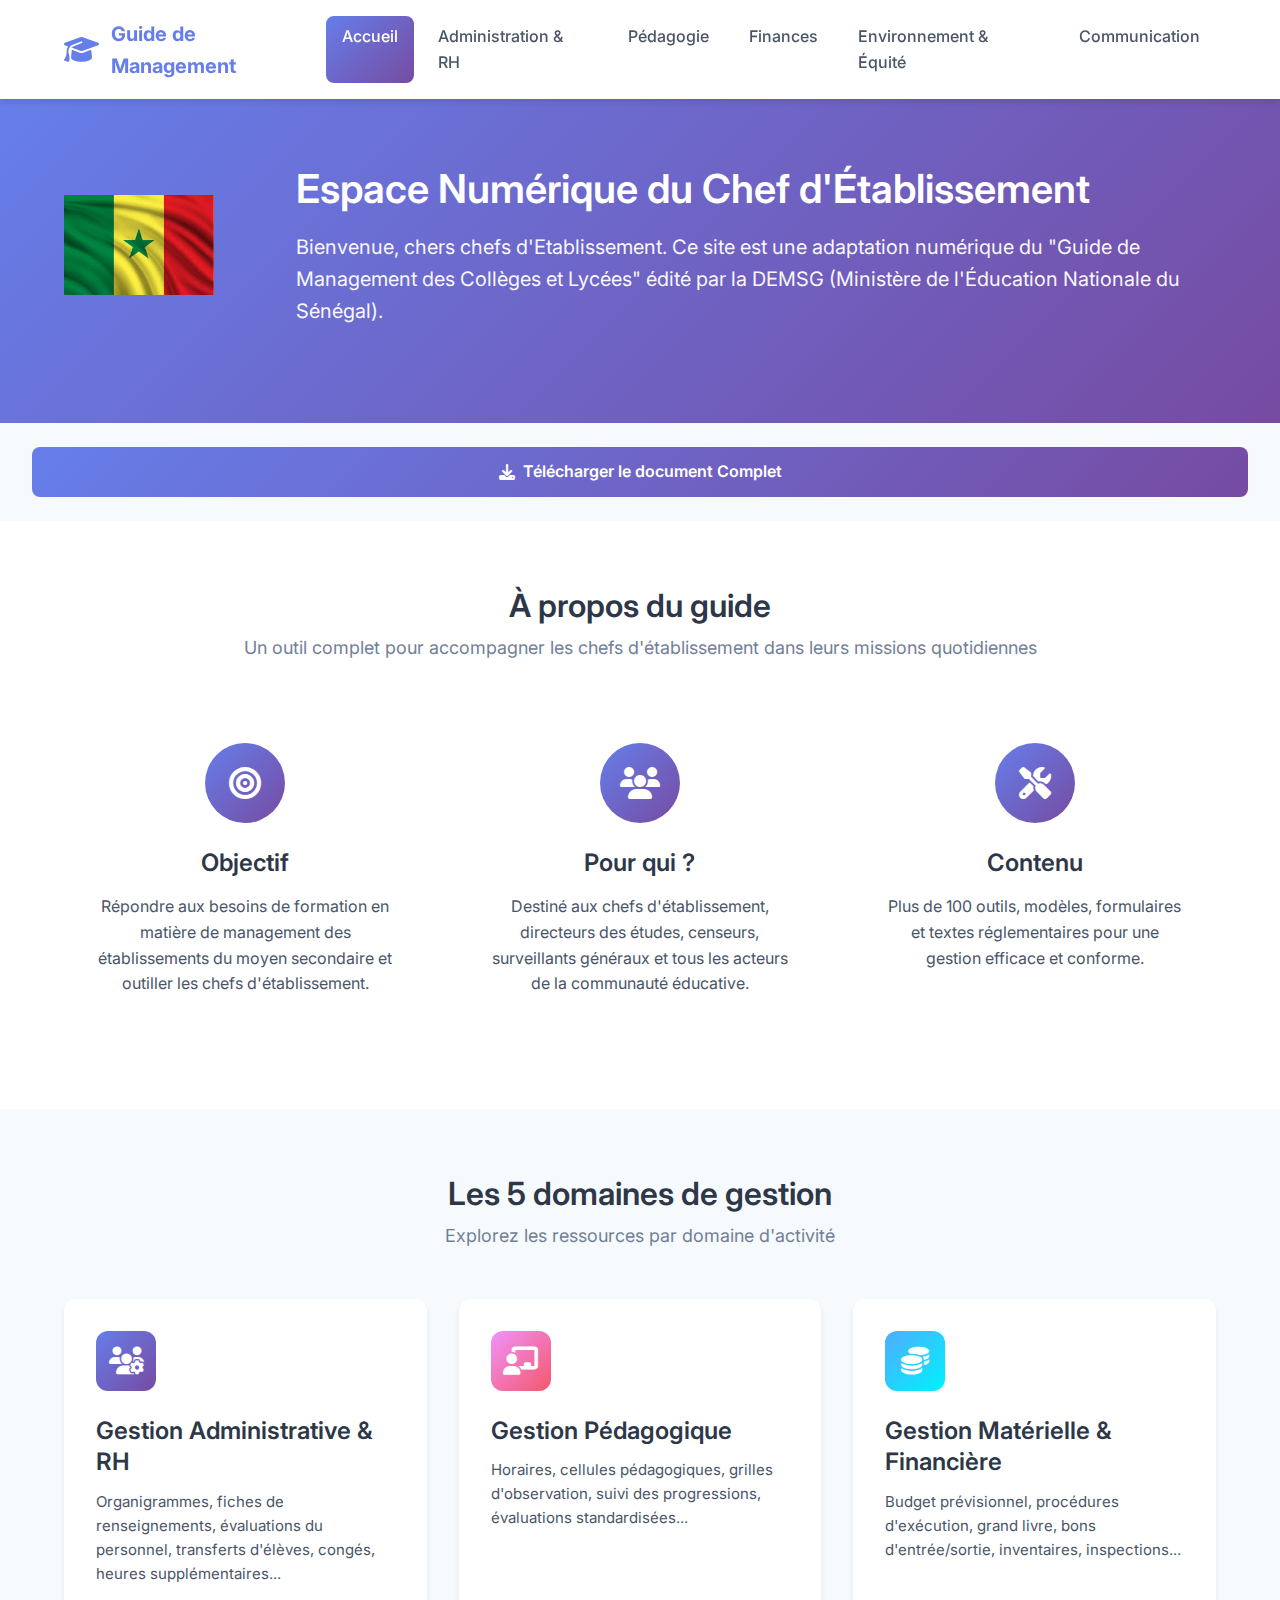
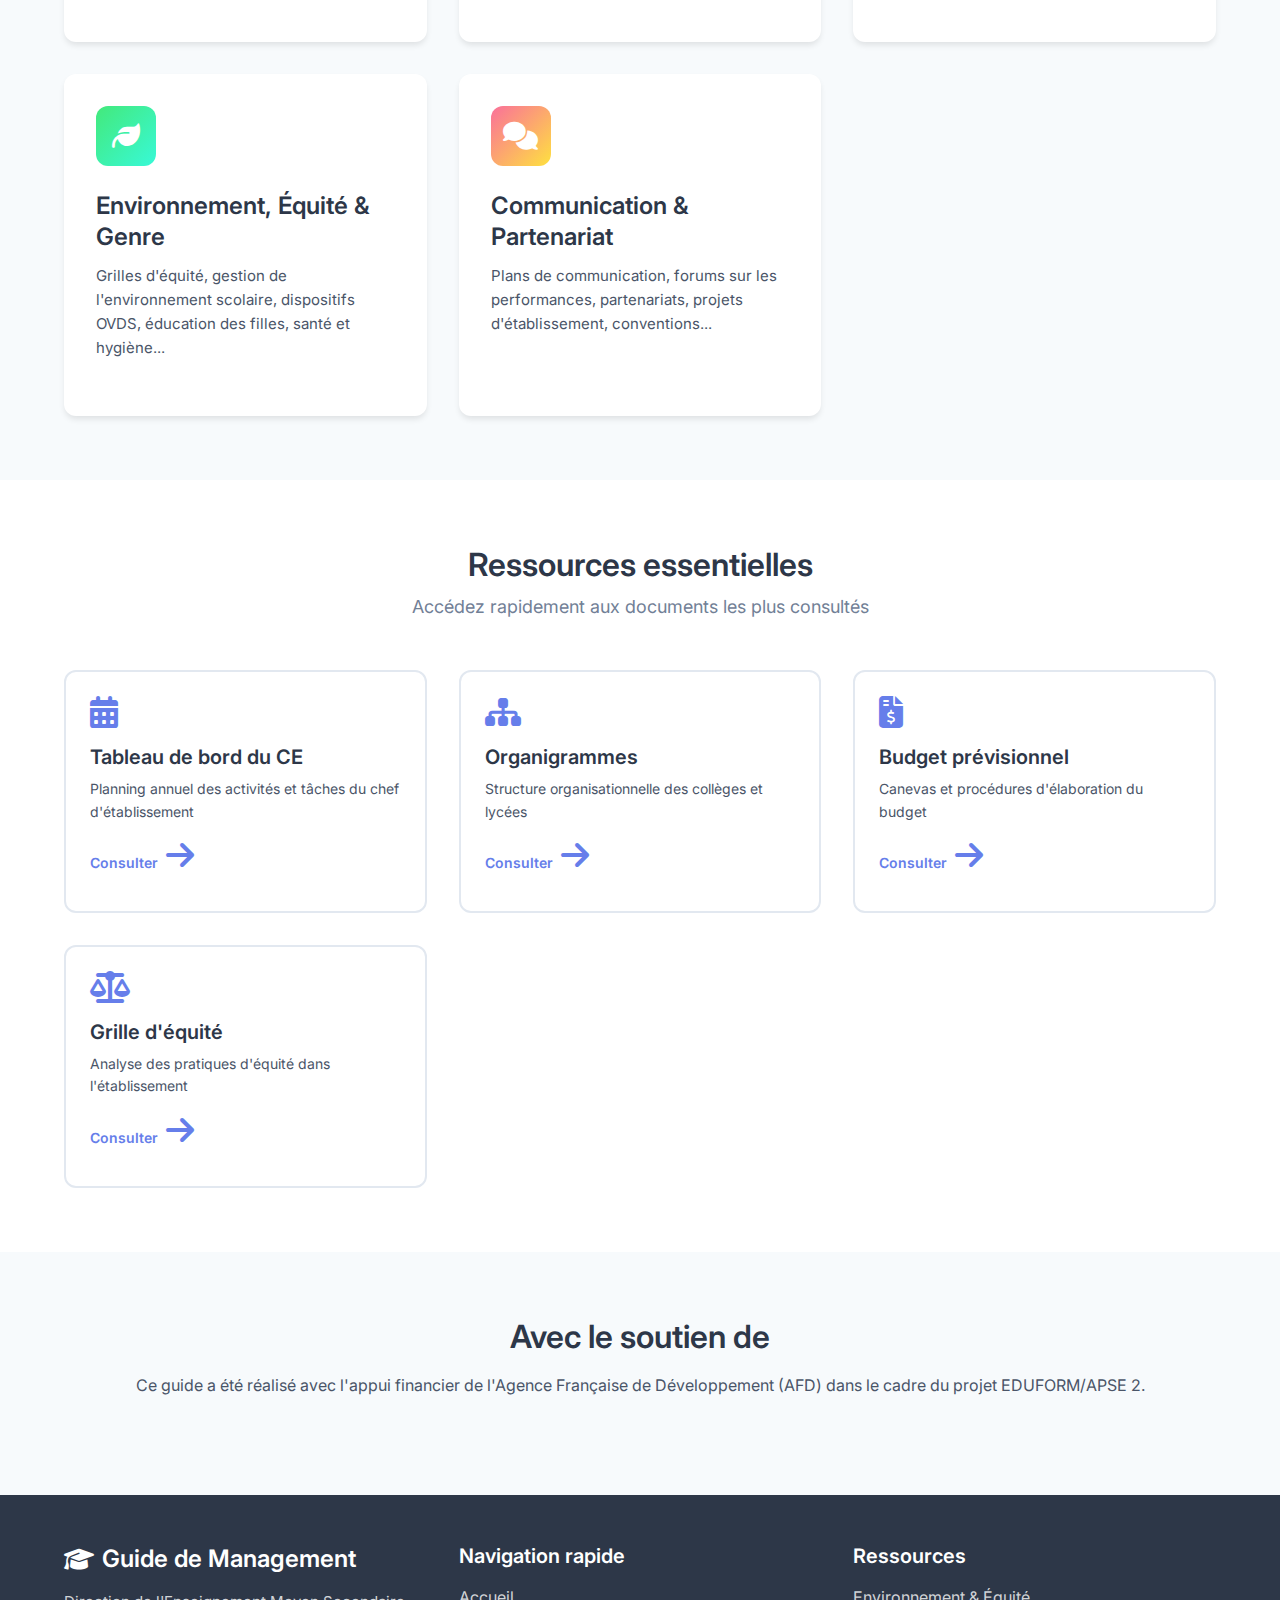
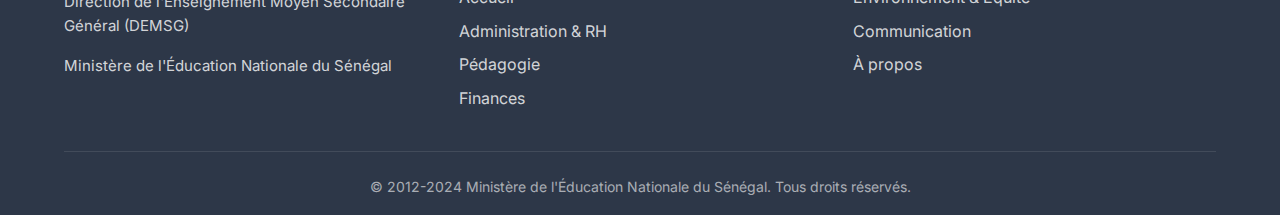
<file: index.html>
<!DOCTYPE html>
<html lang="fr">
<head>
    <meta charset="UTF-8">
    <meta name="viewport" content="width=device-width, initial-scale=1.0">
    <title>Guide de Management - Collèges et Lycées du Sénégal</title>
    <link rel="stylesheet" href="css/style.css">
    <link href="https://fonts.googleapis.com/css2?family=Inter:wght@300;400;500;600;700&display=swap" rel="stylesheet">
    <link rel="stylesheet" href="https://cdn.jsdelivr.net/npm/@fortawesome/fontawesome-free@6.4.0/css/all.min.css">
</head>
<body>
    <!-- Header -->
    <header class="header">
        <div class="container">
            <div class="header-content">
                <div class="logo">
                    <i class="fas fa-graduation-cap"></i>
                    <span>Guide de Management</span>
                </div>
                <nav class="nav">
                    <a href="index.html" class="nav-link active">Accueil</a>
                    <a href="administration.html" class="nav-link">Administration & RH</a>
                    <a href="pedagogie.html" class="nav-link">Pédagogie</a>
                    <a href="finances.html" class="nav-link">Finances</a>
                    <a href="environnement.html" class="nav-link">Environnement & Équité</a>
                    <a href="communication.html" class="nav-link">Communication</a>
                </nav>
                <button class="mobile-menu-toggle" aria-label="Menu">
                    <i class="fas fa-bars"></i>
                </button>
            </div>
        </div>
    </header>

    <!-- Hero Section -->
    <section class="hero">
        <div class="container">
            <div class="hero-content">
                <div class="hero-logo-container">
                    <img src="docs/logo_sn.jfif" alt="Logo Ministère" class="hero-logo">
                </div>
                <div class="hero-text">
                    <h1>Espace Numérique du Chef d'Établissement </h1>
                    <p class="hero-subtitle">Bienvenue, chers chefs d'Etablissement.
                    Ce site est une adaptation numérique du "Guide de Management des Collèges et Lycées" édité par la DEMSG (Ministère de l'Éducation Nationale du Sénégal).</p>
                </div>
            </div>
        </div>
    </section>

    <div class="document-actions">
         <a target="_blank" href="docs/G_complet.pdf" class="btn-download" download>
            <i class="fas fa-download"></i> Télécharger le document Complet
        </a>
    </div>

    <!-- About Section -->
    <section id="about" class="about">
        <div class="container">
            <div class="section-header">
                <h2>À propos du guide</h2>
                <p>Un outil complet pour accompagner les chefs d'établissement dans leurs missions quotidiennes</p>
            </div>
            <div class="about-grid">
                <div class="about-card">
                    <div class="about-icon">
                        <i class="fas fa-bullseye"></i>
                    </div>
                    <h3>Objectif</h3>
                    <p>Répondre aux besoins de formation en matière de management des établissements du moyen secondaire et outiller les chefs d'établissement.</p>
                </div>
                <div class="about-card">
                    <div class="about-icon">
                        <i class="fas fa-users"></i>
                    </div>
                    <h3>Pour qui ?</h3>
                    <p>Destiné aux chefs d'établissement, directeurs des études, censeurs, surveillants généraux et tous les acteurs de la communauté éducative.</p>
                </div>
                <div class="about-card">
                    <div class="about-icon">
                        <i class="fas fa-tools"></i>
                    </div>
                    <h3>Contenu</h3>
                    <p>Plus de 100 outils, modèles, formulaires et textes réglementaires pour une gestion efficace et conforme.</p>
                </div>
            </div>
        </div>
    </section>

    <!-- Domains Section -->
    <section id="domaines" class="domains">
        <div class="container">
            <div class="section-header">
                <h2>Les 5 domaines de gestion</h2>
                <p>Explorez les ressources par domaine d'activité</p>
            </div>
            <div class="domains-grid">
                <!-- Domain 1 -->
                <a href="administration.html" class="domain-card">
                    <div class="domain-icon" style="background: linear-gradient(135deg, #667eea 0%, #764ba2 100%);">
                        <i class="fas fa-users-cog"></i>
                    </div>
                    <h3>Gestion Administrative & RH</h3>
                    <p>Organigrammes, fiches de renseignements, évaluations du personnel, transferts d'élèves, congés, heures supplémentaires...</p>
                    <div class="domain-arrow">
                        <i class="fas fa-arrow-right"></i>
                    </div>
                </a>

                <!-- Domain 2 -->
                <a href="pedagogie.html" class="domain-card">
                    <div class="domain-icon" style="background: linear-gradient(135deg, #f093fb 0%, #f5576c 100%);">
                        <i class="fas fa-chalkboard-teacher"></i>
                    </div>
                    <h3>Gestion Pédagogique</h3>
                    <p>Horaires, cellules pédagogiques, grilles d'observation, suivi des progressions, évaluations standardisées...</p>
                    
                    <div class="domain-arrow">
                        <i class="fas fa-arrow-right"></i>
                    </div>
                </a>

                <!-- Domain 3 -->
                <a href="finances.html" class="domain-card">
                    <div class="domain-icon" style="background: linear-gradient(135deg, #4facfe 0%, #00f2fe 100%);">
                        <i class="fas fa-coins"></i>
                    </div>
                    <h3>Gestion Matérielle & Financière</h3>
                    <p>Budget prévisionnel, procédures d'exécution, grand livre, bons d'entrée/sortie, inventaires, inspections...</p>
                    
                    <div class="domain-arrow">
                        <i class="fas fa-arrow-right"></i>
                    </div>
                </a>

                <!-- Domain 4 -->
                <a href="environnement.html" class="domain-card">
                    <div class="domain-icon" style="background: linear-gradient(135deg, #43e97b 0%, #38f9d7 100%);">
                        <i class="fas fa-leaf"></i>
                    </div>
                    <h3>Environnement, Équité & Genre</h3>
                    <p>Grilles d'équité, gestion de l'environnement scolaire, dispositifs OVDS, éducation des filles, santé et hygiène...</p>
                    
                    <div class="domain-arrow">
                        <i class="fas fa-arrow-right"></i>
                    </div>
                </a>

                <!-- Domain 5 -->
                <a href="communication.html" class="domain-card">
                    <div class="domain-icon" style="background: linear-gradient(135deg, #fa709a 0%, #fee140 100%);">
                        <i class="fas fa-comments"></i>
                    </div>
                    <h3>Communication & Partenariat</h3>
                    <p>Plans de communication, forums sur les performances, partenariats, projets d'établissement, conventions...</p>
                    
                    <div class="domain-arrow">
                        <i class="fas fa-arrow-right"></i>
                    </div>
                </a>
            </div>
        </div>
    </section>

    <!-- Quick Links Section -->
    <section class="quick-links">
        <div class="container">
            <div class="section-header">
                <h2>Ressources essentielles</h2>
                <p>Accédez rapidement aux documents les plus consultés</p>
            </div>
            <div class="quick-links-grid">
                <div class="quick-link-card">
                    <i class="fas fa-calendar-alt"></i>
                    <h4>Tableau de bord du CE</h4>
                    <p>Planning annuel des activités et tâches du chef d'établissement</p>
                    <a href="administration.html#tableau-bord" class="link-btn">Consulter <i class="fas fa-arrow-right"></i></a>
                </div>
                <div class="quick-link-card">
                    <i class="fas fa-sitemap"></i>
                    <h4>Organigrammes</h4>
                    <p>Structure organisationnelle des collèges et lycées</p>
                    <a href="administration.html#organigrammes" class="link-btn">Consulter <i class="fas fa-arrow-right"></i></a>
                </div>
                <div class="quick-link-card">
                    <i class="fas fa-file-invoice-dollar"></i>
                    <h4>Budget prévisionnel</h4>
                    <p>Canevas et procédures d'élaboration du budget</p>
                    <a href="finances.html#budget" class="link-btn">Consulter <i class="fas fa-arrow-right"></i></a>
                </div>
                <div class="quick-link-card">
                    <i class="fas fa-balance-scale"></i>
                    <h4>Grille d'équité</h4>
                    <p>Analyse des pratiques d'équité dans l'établissement</p>
                    <a href="environnement.html#equite" class="link-btn">Consulter <i class="fas fa-arrow-right"></i></a>
                </div>
            </div>
        </div>
    </section>

    <!-- Support Section -->
    <section class="support">
        <div class="container">
            <div class="support-content">
                <div class="support-text">
                    <h2>Avec le soutien de</h2>
                    <p>Ce guide a été réalisé avec l'appui financier de l'Agence Française de Développement (AFD) dans le cadre du projet EDUFORM/APSE 2.</p>
                </div>
                
            </div>
        </div>
    </section>

    <!-- Footer -->
    <footer class="footer">
        <div class="container">
            <div class="footer-content">
                <div class="footer-section">
                    <h3><i class="fas fa-graduation-cap"></i> Guide de Management</h3>
                    <p>Direction de l'Enseignement Moyen Secondaire Général (DEMSG)</p>
                    <p>Ministère de l'Éducation Nationale du Sénégal</p>
                </div>
                <div class="footer-section">
                    <h4>Navigation rapide</h4>
                    <ul>
                        <li><a href="index.html">Accueil</a></li>
                        <li><a href="administration.html">Administration & RH</a></li>
                        <li><a href="pedagogie.html">Pédagogie</a></li>
                        <li><a href="finances.html">Finances</a></li>
                    </ul>
                </div>
                <div class="footer-section">
                    <h4>Ressources</h4>
                    <ul>
                        <li><a href="environnement.html">Environnement & Équité</a></li>
                        <li><a href="communication.html">Communication</a></li>
                        <li><a href="#about">À propos</a></li>
                    </ul>
                </div>
            </div>
            <div class="footer-bottom">
                <p>&copy; 2012-2024 Ministère de l'Éducation Nationale du Sénégal. Tous droits réservés.</p>
            </div>
        </div>
    </footer>

    <script src="js/main.js"></script>
</body>
</html>
</file>
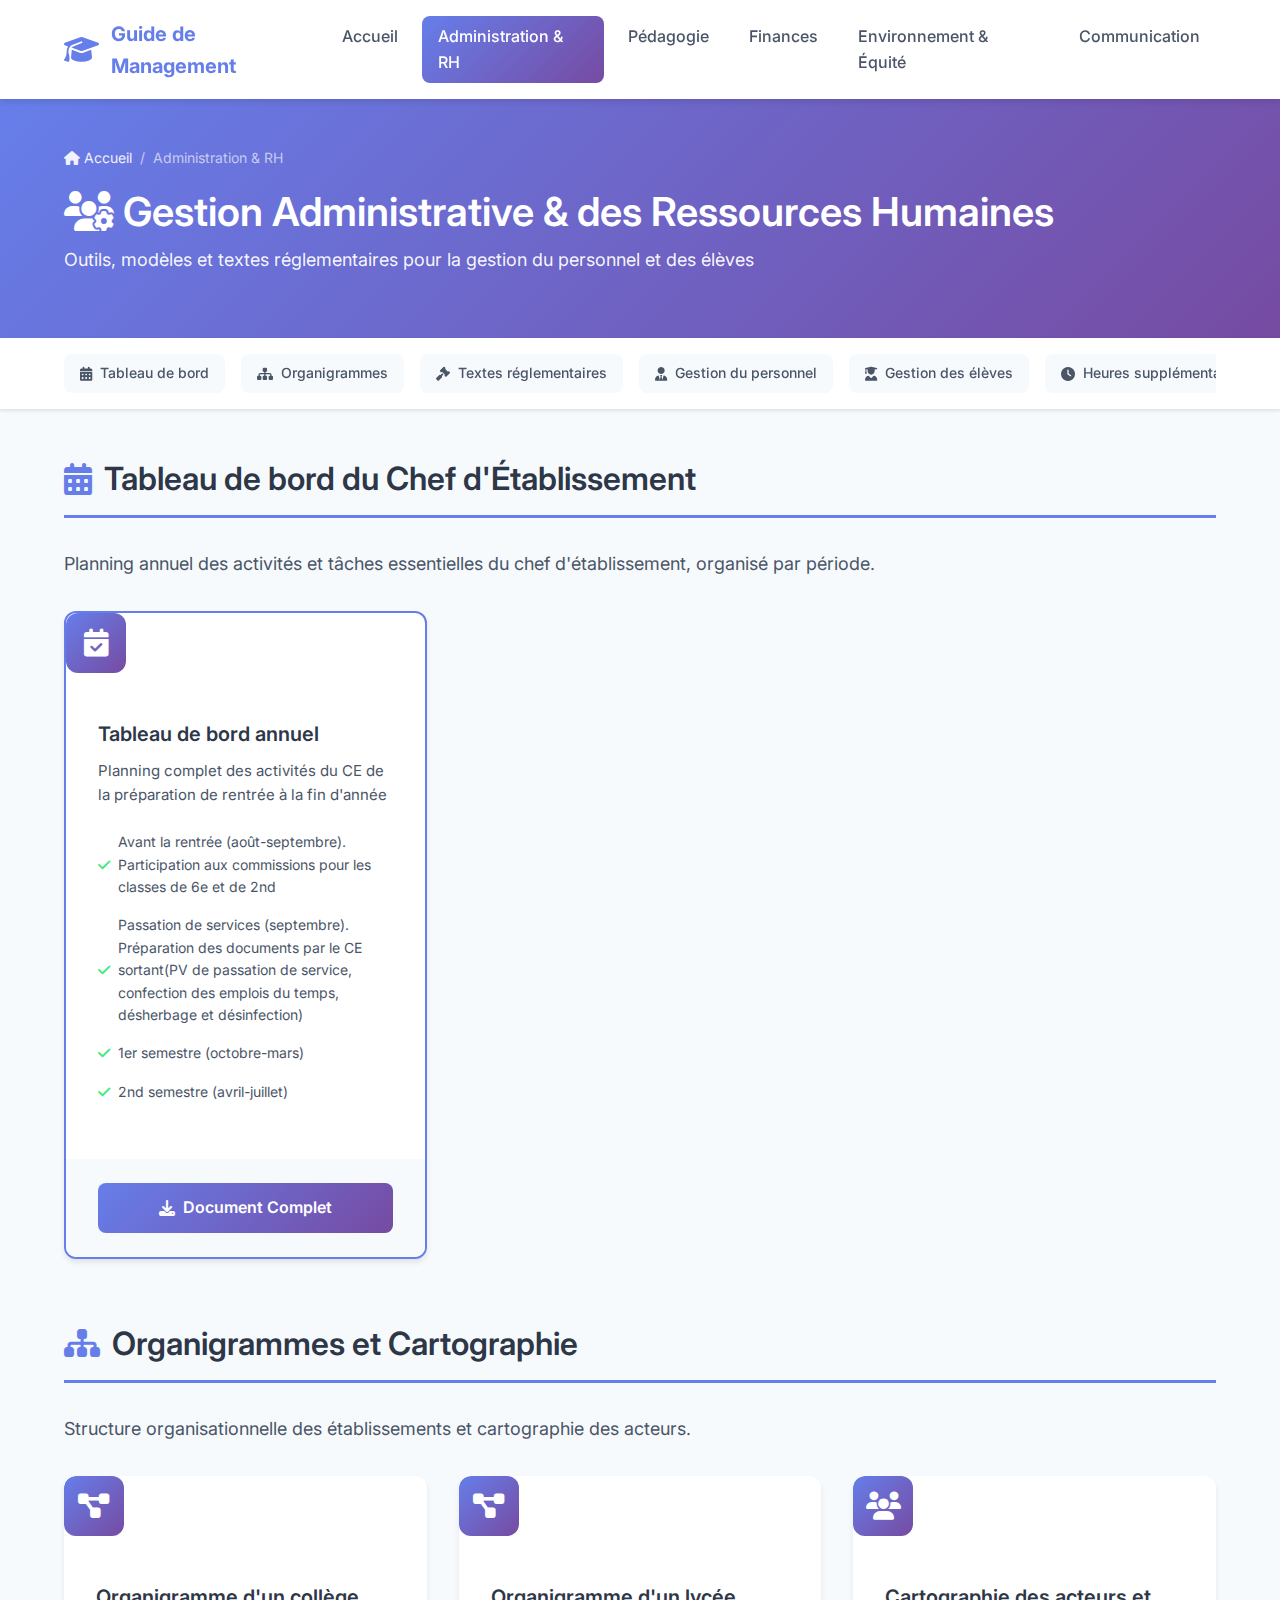
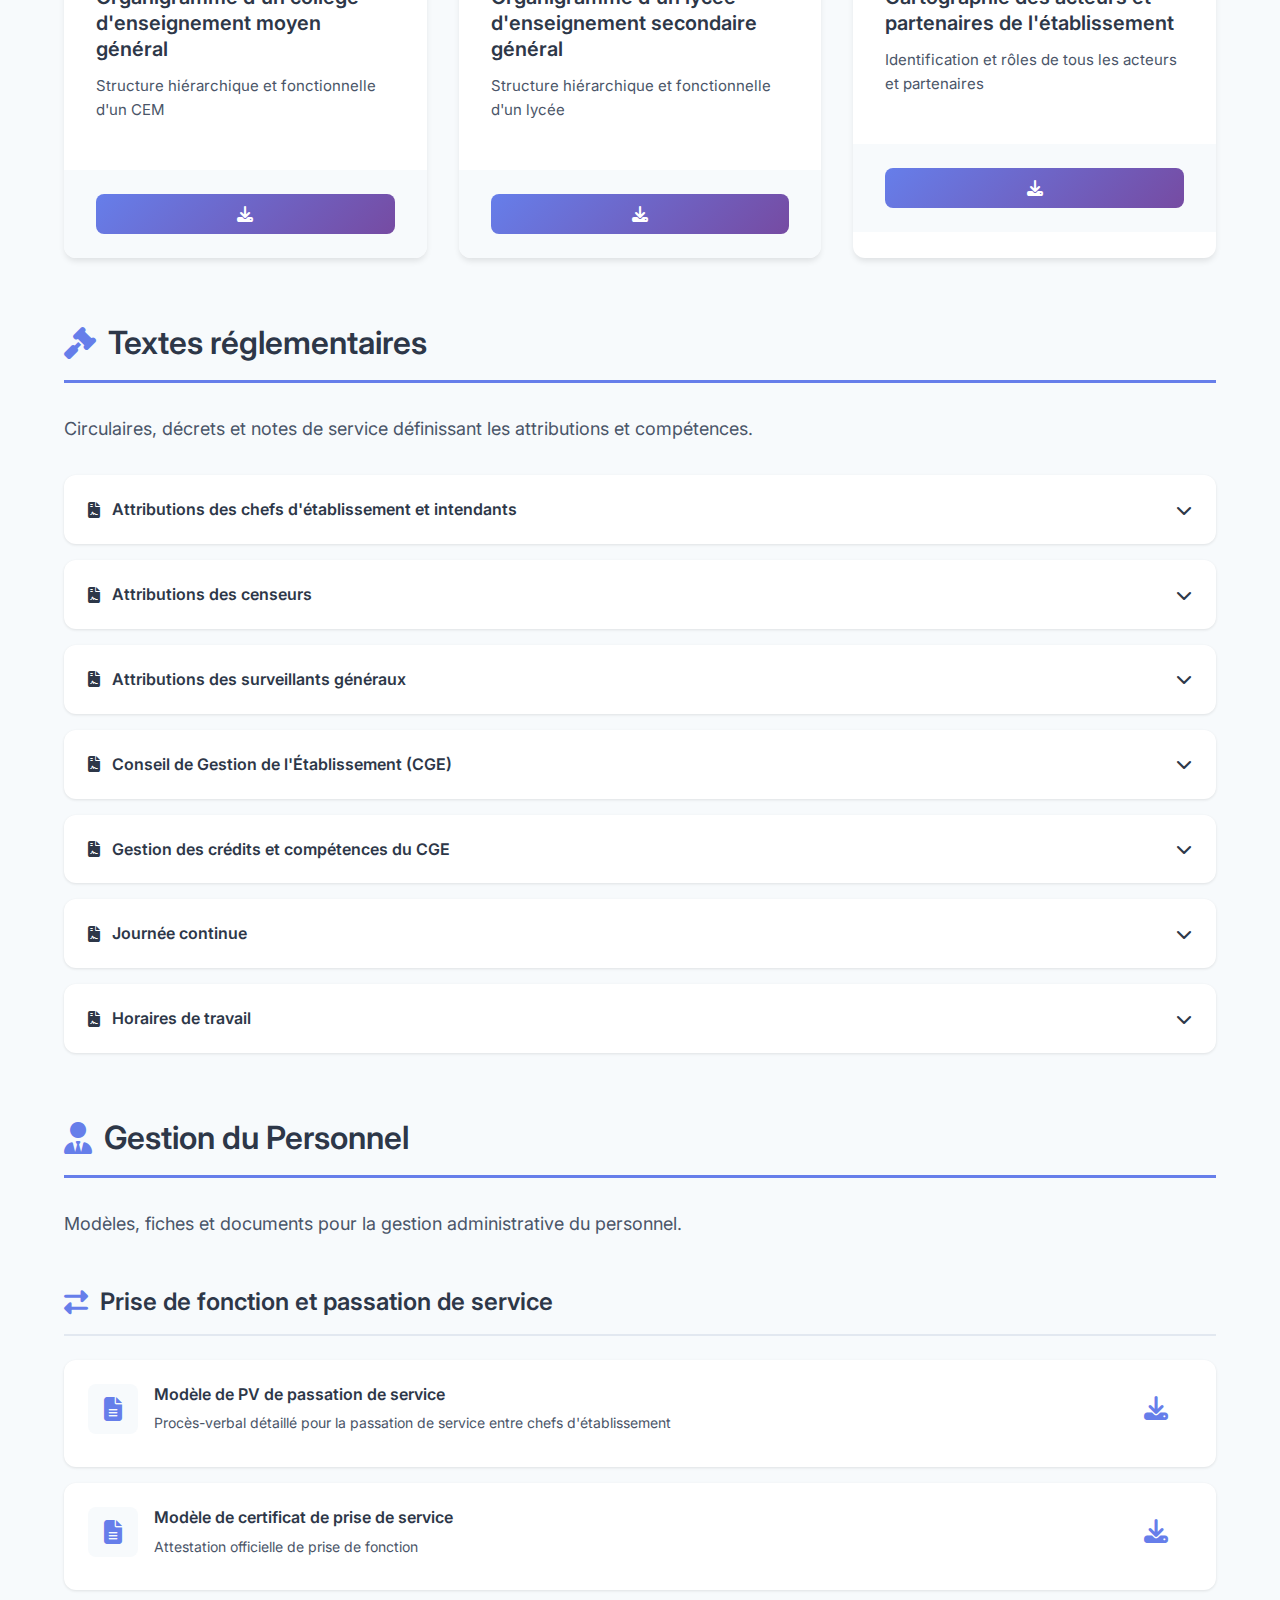
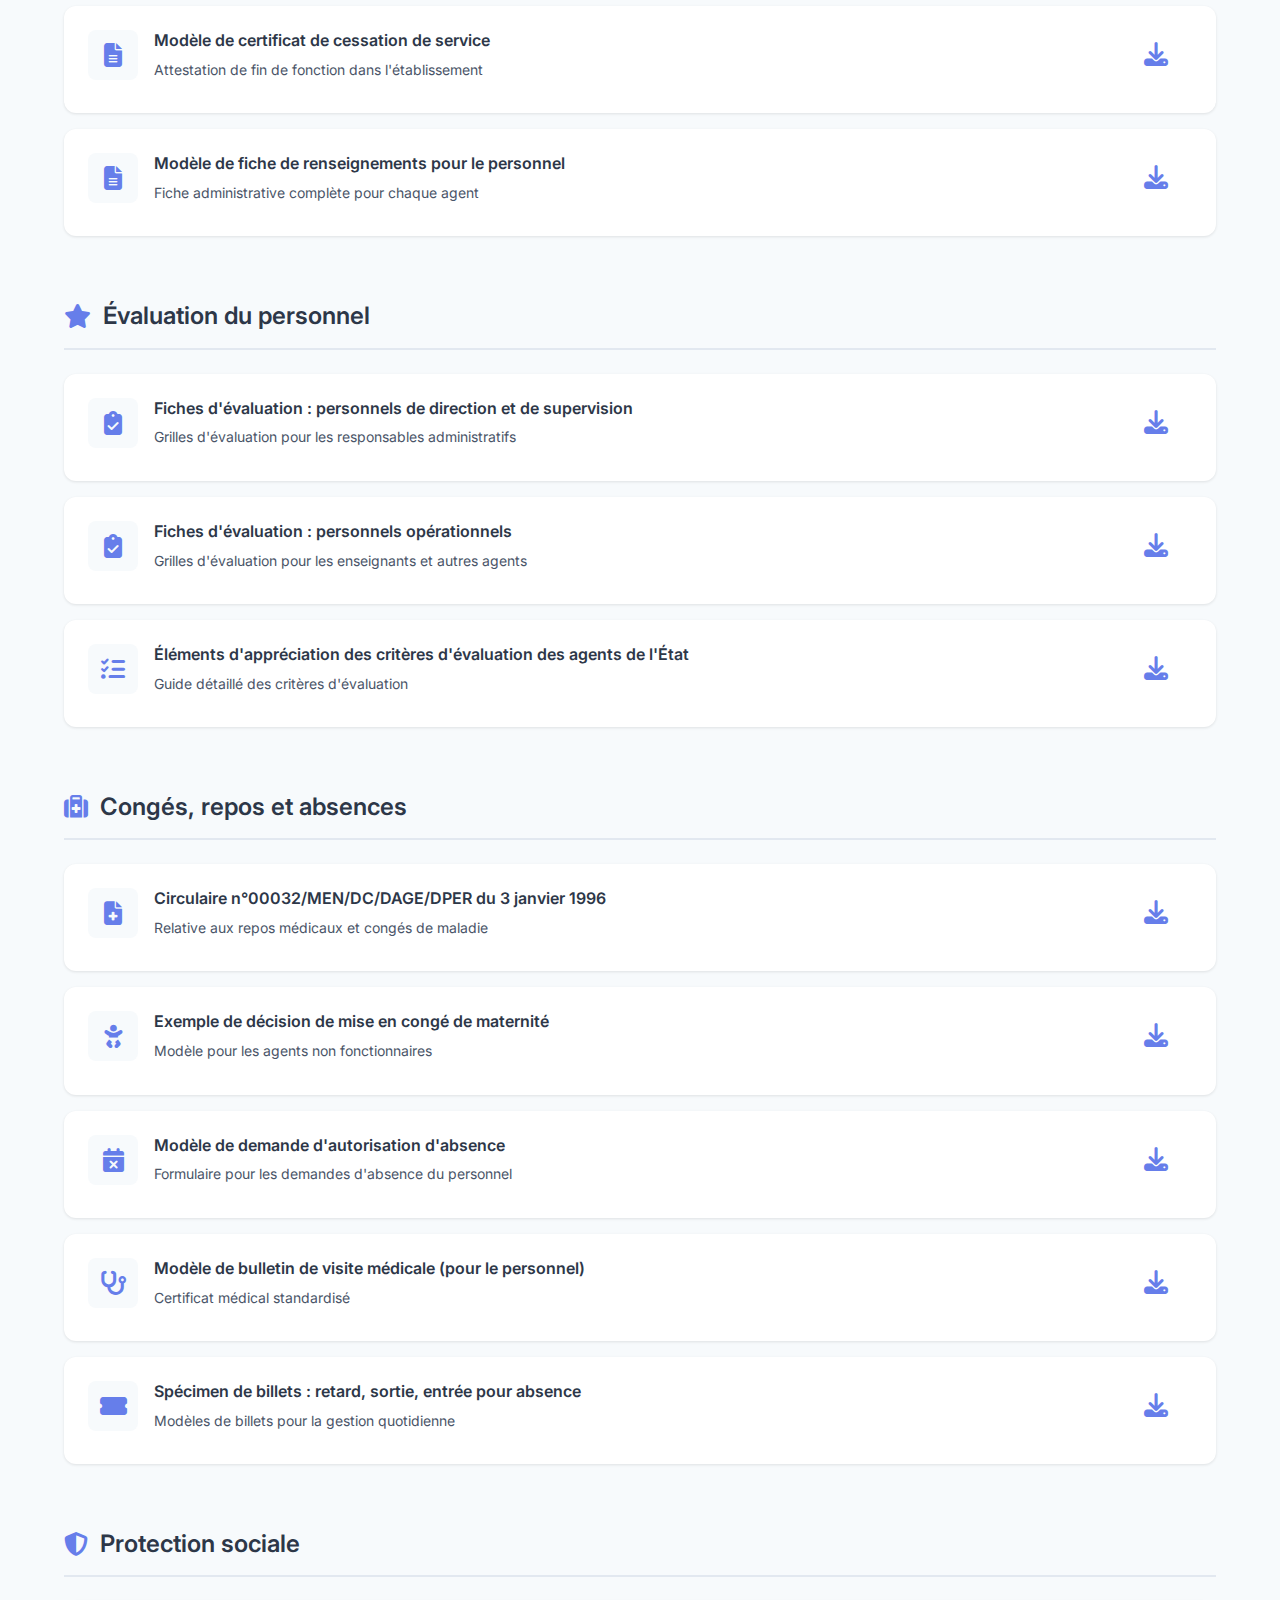
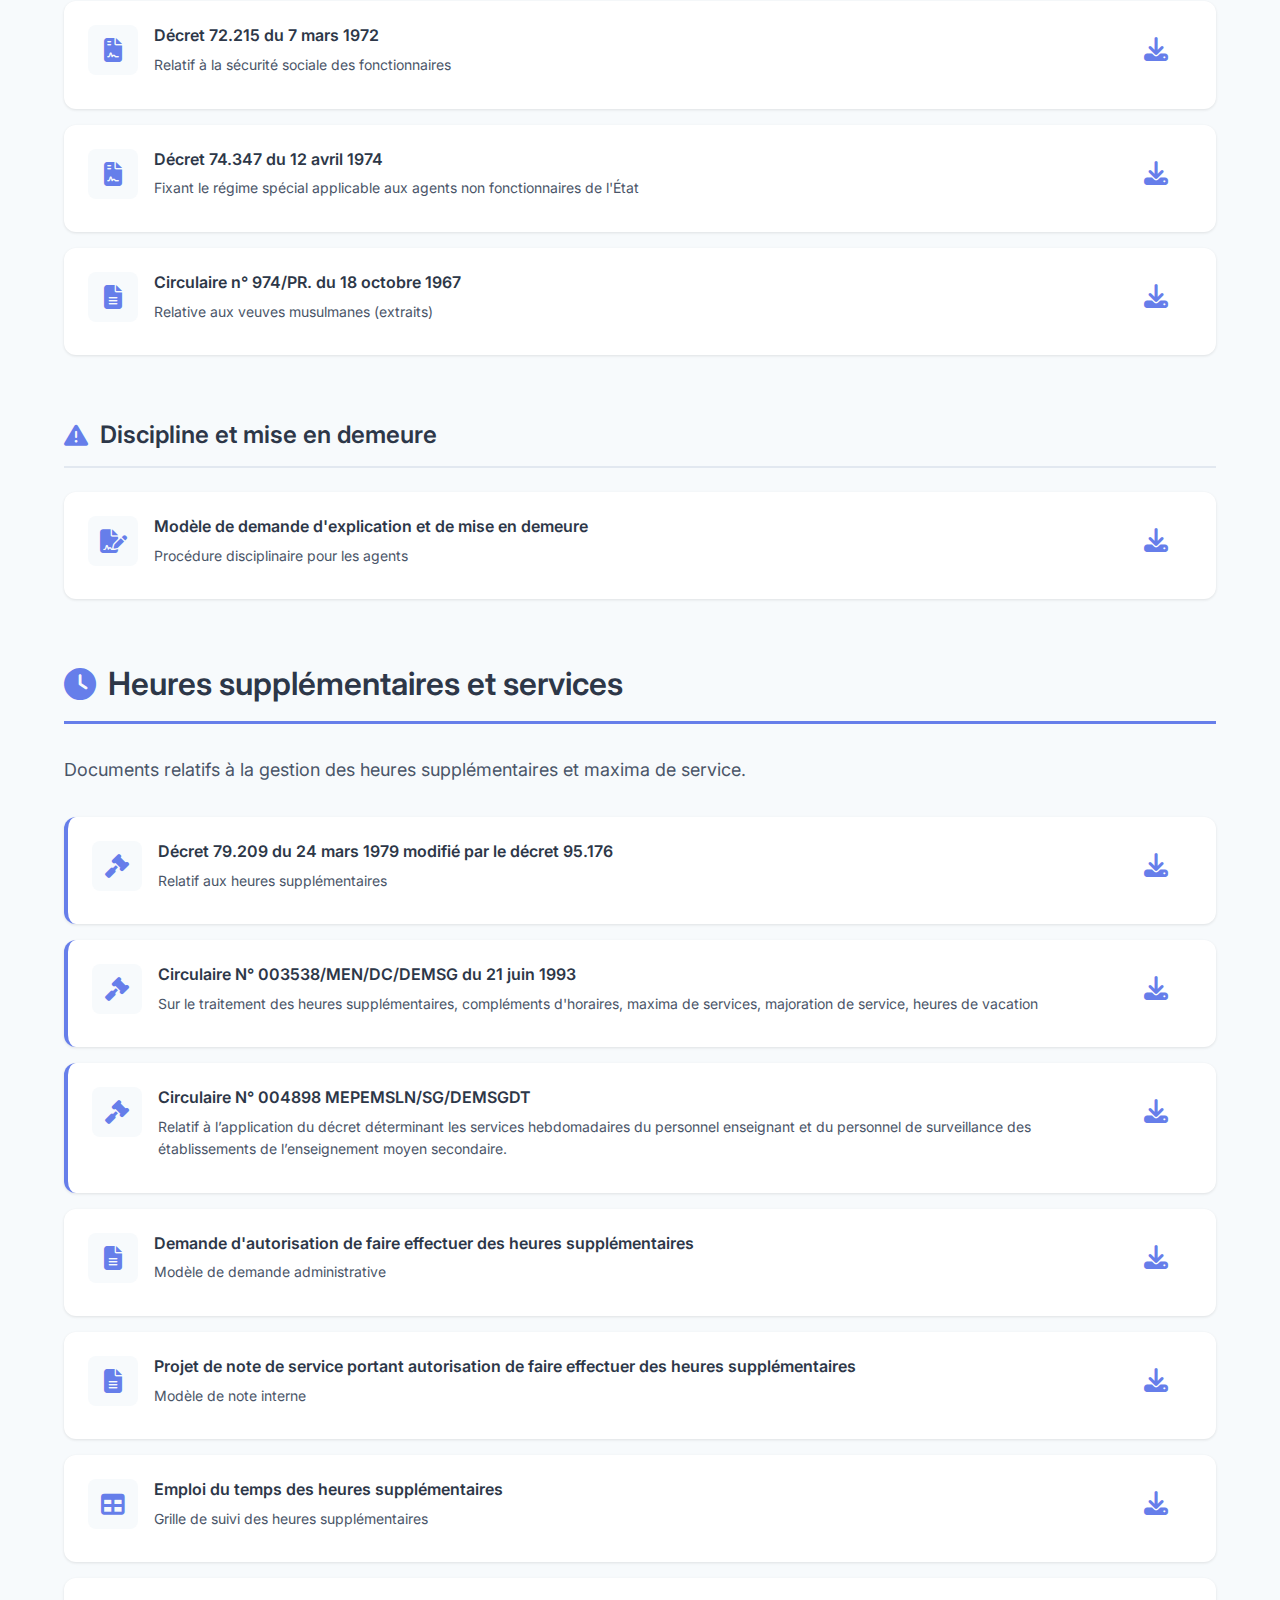
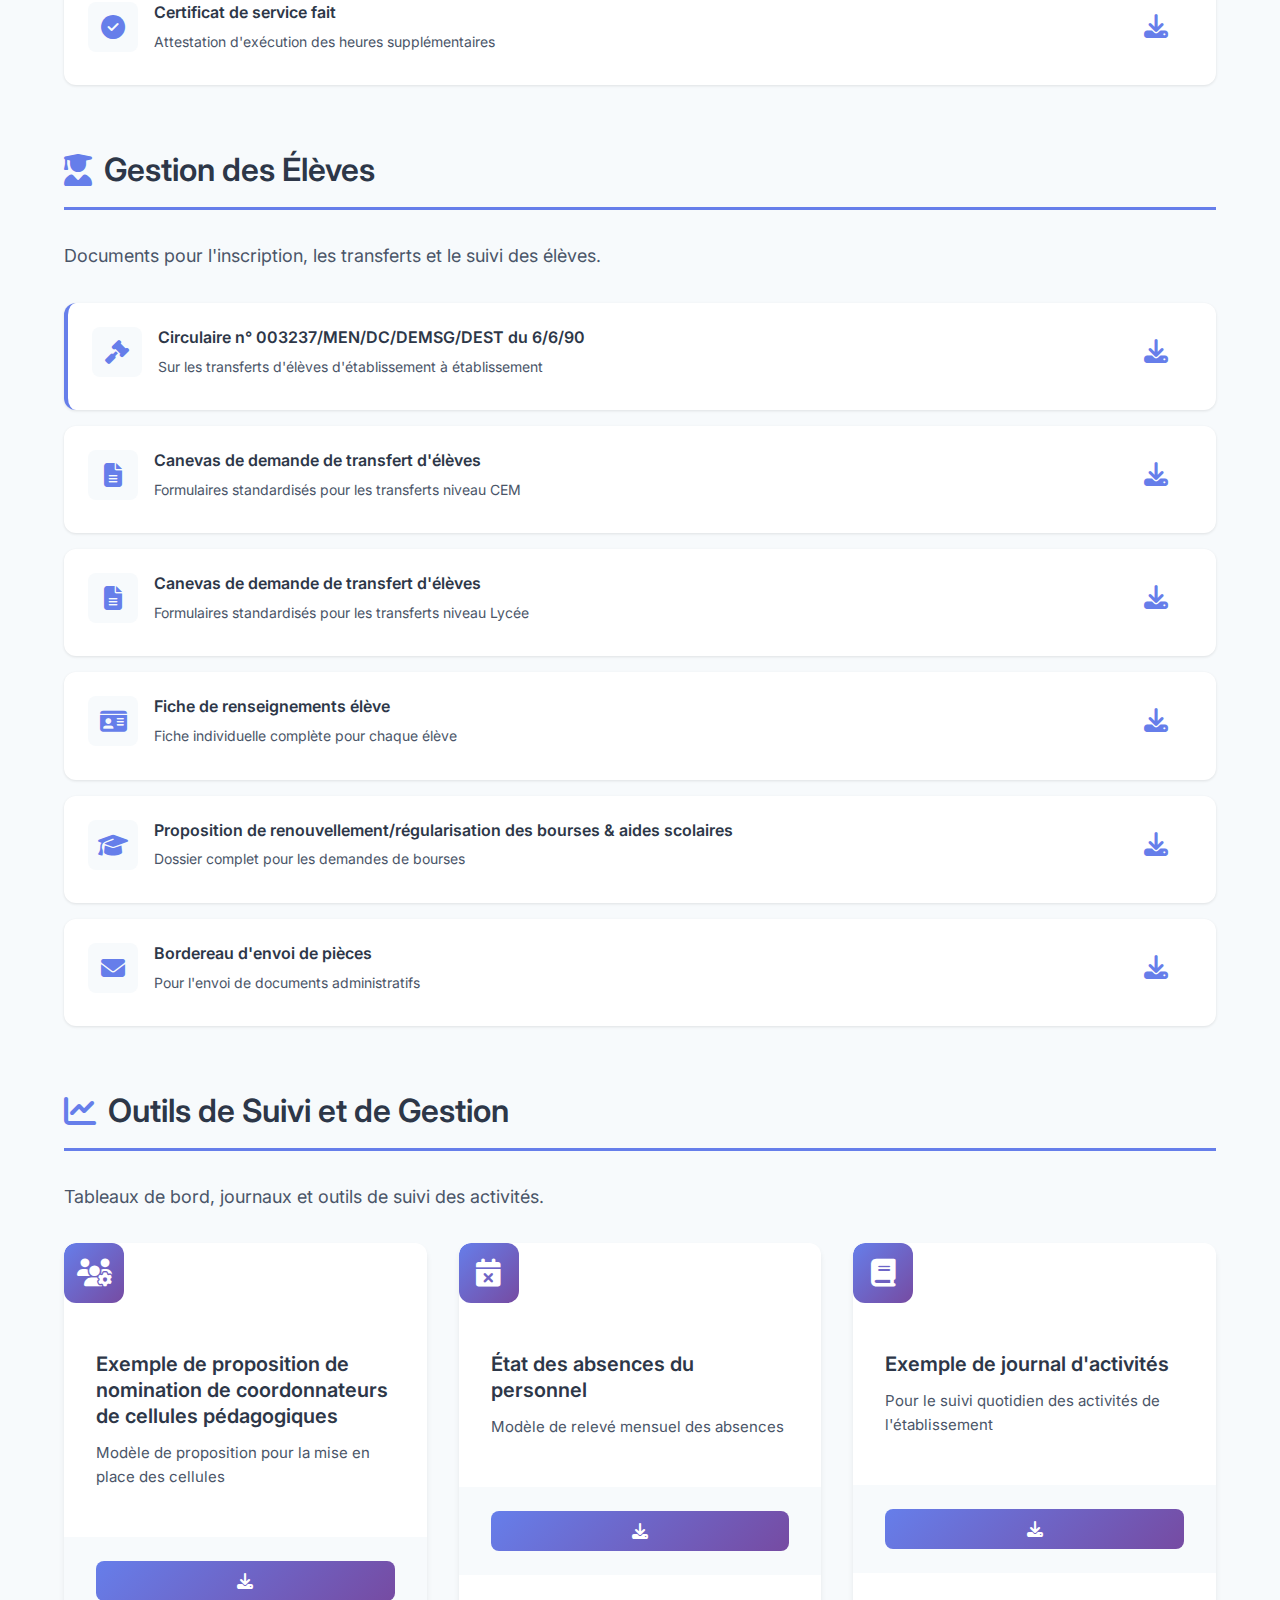
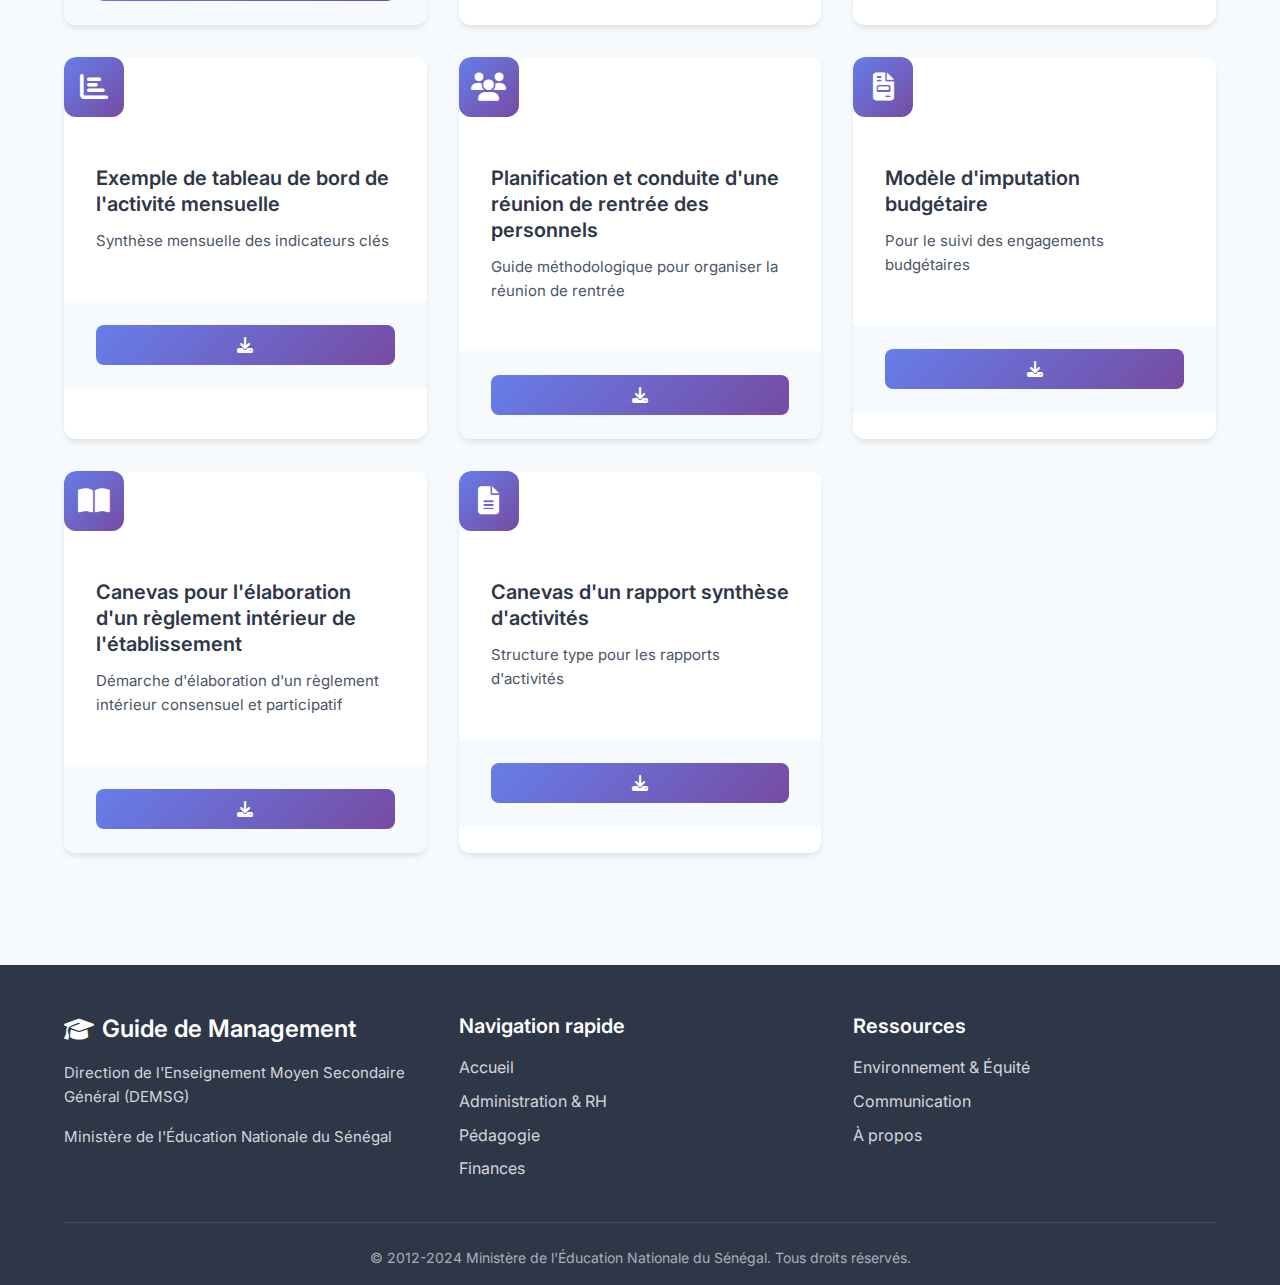
<file: administration.html>
<!DOCTYPE html>
<html lang="fr">
<head>
    <meta charset="UTF-8">
    <meta name="viewport" content="width=device-width, initial-scale=1.0">
    <title>Gestion Administrative & RH - Guide de Management</title>
    <link rel="stylesheet" href="css/style.css">
    <link href="https://fonts.googleapis.com/css2?family=Inter:wght@300;400;500;600;700&display=swap" rel="stylesheet">
    <link rel="stylesheet" href="https://cdn.jsdelivr.net/npm/@fortawesome/fontawesome-free@6.4.0/css/all.min.css">
</head>
<body>
    <!-- Header -->
    <header class="header">
        <div class="container">
            <div class="header-content">
                <div class="logo">
                    <i class="fas fa-graduation-cap"></i>
                    <span>Guide de Management</span>
                </div>
                <nav class="nav">
                    <a href="index.html" class="nav-link">Accueil</a>
                    <a href="administration.html" class="nav-link active">Administration & RH</a>
                    <a href="pedagogie.html" class="nav-link">Pédagogie</a>
                    <a href="finances.html" class="nav-link">Finances</a>
                    <a href="environnement.html" class="nav-link">Environnement & Équité</a>
                    <a href="communication.html" class="nav-link">Communication</a>
                </nav>
                <button class="mobile-menu-toggle" aria-label="Menu">
                    <i class="fas fa-bars"></i>
                </button>
            </div>
        </div>
    </header>

    <!-- Page Header -->
    <section class="page-header" style="background: linear-gradient(135deg, #667eea 0%, #764ba2 100%);">
        <div class="container">
            <div class="page-header-content">
                <div class="breadcrumb">
                    <a href="index.html"><i class="fas fa-home"></i> Accueil</a>
                    <span>/</span>
                    <span>Administration & RH</span>
                </div>
                <h1><i class="fas fa-users-cog"></i> Gestion Administrative & des Ressources Humaines</h1>
                <p>Outils, modèles et textes réglementaires pour la gestion du personnel et des élèves</p>
            </div>
        </div>
    </section>

    <!-- Quick Navigation -->
    <section class="quick-nav">
        <div class="container">
            <div class="quick-nav-scroll">
                <a href="#tableau-bord" class="quick-nav-item">
                    <i class="fas fa-calendar-alt"></i>
                    <span>Tableau de bord</span>
                </a>
                <a href="#organigrammes" class="quick-nav-item">
                    <i class="fas fa-sitemap"></i>
                    <span>Organigrammes</span>
                </a>
                <a href="#textes-reglementaires" class="quick-nav-item">
                    <i class="fas fa-gavel"></i>
                    <span>Textes réglementaires</span>
                </a>
                <a href="#gestion-personnel" class="quick-nav-item">
                    <i class="fas fa-user-tie"></i>
                    <span>Gestion du personnel</span>
                </a>
                <a href="#gestion-eleves" class="quick-nav-item">
                    <i class="fas fa-user-graduate"></i>
                    <span>Gestion des élèves</span>
                </a>
                <a href="#heures-supplementaires" class="quick-nav-item">
                    <i class="fas fa-clock"></i>
                    <span>Heures supplémentaires</span>
                </a>
                <a href="#outils-suivi" class="quick-nav-item">
                    <i class="fas fa-chart-line"></i>
                    <span>Outils de suivi</span>
                </a>
            </div>
        </div>
    </section>

    <!-- Main Content -->
    <main class="main-content">
        <div class="container">
            
            <!-- Tableau de bord -->
            <section id="tableau-bord" class="content-section">
                <h2><i class="fas fa-calendar-alt"></i> Tableau de bord du Chef d'Établissement</h2>
                <p class="section-intro">Planning annuel des activités et tâches essentielles du chef d'établissement, organisé par période.</p>
                
                <div class="documents-grid">
                    <div class="document-card featured">
                        <div class="document-icon">
                            <i class="fas fa-calendar-check"></i>
                        </div>
                        <div class="document-content">
                            <h3>Tableau de bord annuel</h3>
                            <p>Planning complet des activités du CE de la préparation de rentrée à la fin d'année</p>
                            <ul class="document-features">
                                <li><i class="fas fa-check"></i> Avant la rentrée (août-septembre). Participation aux commissions pour les classes de 6e et de 2nd</li>
                                <li><i class="fas fa-check"></i> Passation de services (septembre). Préparation des documents par le CE sortant(PV de passation de service, confection des emplois du temps, désherbage et désinfection)</li>
                                <li><i class="fas fa-check"></i> 1er semestre (octobre-mars)</li>
                                <li><i class="fas fa-check"></i> 2nd semestre (avril-juillet)</li>
                            </ul>
                           
                        </div>
                        <div class="document-actions">
                            <a target="_blank" href="docs/T_BORD .pdf" class="btn-download" download>
                                <i class="fas fa-download"></i> Document Complet
                            </a>
                        </div>
                    </div>
                </div>
            </section>

            <!-- Organigrammes -->
            <section id="organigrammes" class="content-section">
                <h2><i class="fas fa-sitemap"></i> Organigrammes et Cartographie</h2>
                <p class="section-intro">Structure organisationnelle des établissements et cartographie des acteurs.</p>
                
                <div class="documents-grid">
                    <div class="document-card">
                        <div class="document-icon">
                            <i class="fas fa-project-diagram"></i>
                        </div>
                        <div class="document-content">
                            <h3>Organigramme d'un collège d'enseignement moyen général</h3>
                            <p>Structure hiérarchique et fonctionnelle d'un CEM</p>
                            <div class="document-meta">
                            </div>
                        </div>
                        <div class="document-actions">
                            <a target="_blank" href="docs/GUIDE-DE-MANAGEMENT_34-34.pdf" class="btn-download" download>
                                <i class="fas fa-download"></i>
                            </a>
                        </div>
                    </div>

                    <div class="document-card">
                        <div class="document-icon">
                            <i class="fas fa-project-diagram"></i>
                        </div>
                        <div class="document-content">
                            <h3>Organigramme d'un lycée d'enseignement secondaire général</h3>
                            <p>Structure hiérarchique et fonctionnelle d'un lycée</p>
                            <div class="document-meta">
                            </div>
                        </div>
                        <div class="document-actions">
                            <a target="_blank" href="docs/GUIDE-DE-MANAGEMENT_35-35.pdf" class="btn-download" download>
                                <i class="fas fa-download"></i>
                            </a>
                        </div>
                    </div>

                    <div class="document-card">
                        <div class="document-icon">
                            <i class="fas fa-users"></i>
                        </div>
                        <div class="document-content">
                            <h3>Cartographie des acteurs et partenaires de l'établissement</h3>
                            <p>Identification et rôles de tous les acteurs et partenaires</p>
                            <div class="document-meta">
                            </div>
                        </div>
                        <div class="document-actions">
                            <a target="_blank" href="docs/GUIDE-DE-MANAGEMENT_36-36.pdf" class="btn-download" download>
                                <i class="fas fa-download"></i>
                            </a>
                        </div>
                    </div>
                </div>
            </section>

            <!-- Textes réglementaires -->
            <section id="textes-reglementaires" class="content-section">
                <h2><i class="fas fa-gavel"></i> Textes réglementaires</h2>
                <p class="section-intro">Circulaires, décrets et notes de service définissant les attributions et compétences.</p>
                
                <div class="accordion">
                    <div class="accordion-item">
                        <div class="accordion-header">
                            <h3><i class="fas fa-file-contract"></i> Attributions des chefs d'établissement et intendants</h3>
                            <i class="fas fa-chevron-down"></i>
                        </div>
                        <div class="accordion-content">
                            <p><strong>Circulaire n° 14025/MENC/DAG/FM du 19/11/63</strong> portant attributions respectives des chefs d'établissement et intendant(e)s en matière d'administration financière et comptable des établissements</p>
                            <div class="document-meta">
                            </div>
                            <a target="_blank" href="docs/Att_CE_Fin.pdf" class="btn-download" download>
                                <i class="fas fa-download"></i> Télécharger
                            </a>
                        </div>
                    </div>

                    <div class="accordion-item">
                        <div class="accordion-header">
                            <h3><i class="fas fa-file-contract"></i> Attributions des censeurs</h3>
                            <i class="fas fa-chevron-down"></i>
                        </div>
                        <div class="accordion-content">
                            <p><strong>Circulaire n° 1950/MEN/S2 du 14/5/1966</strong> portant attributions des censeurs et chefs d'établissement</p>
                            <div class="document-meta">
                            </div>
                            <a target="_blank" href="docs/Att_Cens_CE.pdf" class="btn-download" download>
                                <i class="fas fa-download"></i> Télécharger
                            </a>
                        </div>
                    </div>

                    <div class="accordion-item">
                        <div class="accordion-header">
                            <h3><i class="fas fa-file-contract"></i> Attributions des surveillants généraux</h3>
                            <i class="fas fa-chevron-down"></i>
                        </div>
                        <div class="accordion-content">
                            <p><strong>Circulaire n° 2227/MEN/MES/SG/DEMSG du 21/3/85</strong> portant attribution des surveillant(e)s et surveillant(e)s généraux</p>
                            <div class="document-meta">
                            </div>
                            <a target="_blank" href="docs/GUIDE-DE-MANAGEMENT_43-43.pdf" class="btn-download" download>
                                <i class="fas fa-download"></i> Télécharger
                            </a>
                        </div>
                    </div>

                    <div class="accordion-item">
                        <div class="accordion-header">
                            <h3><i class="fas fa-file-contract"></i> Conseil de Gestion de l'Établissement (CGE)</h3>
                            <i class="fas fa-chevron-down"></i>
                        </div>
                        <div class="accordion-content">
                            <p><strong>Décret 2000-337 du 16 mai 2000</strong> portant création des CGE dans l'enseignement moyen secondaire général</p>
                            <div class="document-meta">
                            </div>
                            <a target="_blank" href="docs/Decret_2000_CGE.pdf" class="btn-download" download>
                                <i class="fas fa-download"></i> Télécharger
                            </a>
                        </div>
                    </div>

                    <div class="accordion-item">
                        <div class="accordion-header">
                            <h3><i class="fas fa-file-contract"></i> Gestion des crédits et compétences du CGE</h3>
                            <i class="fas fa-chevron-down"></i>
                        </div>
                        <div class="accordion-content">
                            <p><strong>Note de service N° 005670/ME/JPN/JM du 23 novembre 2005</strong> portant gestion des crédits des établissements et compétences du Conseil de Gestion</p>
                            <div class="document-meta">
                            </div>
                            <a target="_blank" href="docs/GUIDE-DE-MANAGEMENT_47-47.pdf" class="btn-download" download>
                                <i class="fas fa-download"></i> Télécharger
                            </a>
                        </div>
                    </div>

                    <div class="accordion-item">
                        <div class="accordion-header">
                            <h3><i class="fas fa-file-contract"></i> Journée continue</h3>
                            <i class="fas fa-chevron-down"></i>
                        </div>
                        <div class="accordion-content">
                            <p><strong>Circulaire n°2947 ME/IGEN/Y.D/S.K du 05 juin 2002</strong> portant sur la journée continue dans les lycées et collèges + Guide pour un état des lieux</p>
                            <div class="document-meta">
                            </div>
                            <a target="_blank" href="docs/J_Conti.pdf" class="btn-download" download>
                                <i class="fas fa-download"></i> Télécharger
                            </a>
                        </div>
                    </div>

                    <div class="accordion-item">
                        <div class="accordion-header">
                            <h3><i class="fas fa-file-contract"></i> Horaires de travail</h3>
                            <i class="fas fa-chevron-down"></i>
                        </div>
                        <div class="accordion-content">
                            <p><strong>Décret 78-227 du 28 février 1978</strong> abrogeant et remplaçant les articles 2 et 3 du décret 61-175 du 24 avril 1961 déterminant les mesures destinées à assurer le respect des horaires de travail dans les administrations publiques</p>
                            <div class="document-meta">
                            </div>
                            <a target="_blank" href="docs/GUIDE-DE-MANAGEMENT_51-51.pdf" class="btn-download" download>
                                <i class="fas fa-download"></i> Télécharger
                            </a>
                        </div>
                    </div>
                </div>
            </section>

            <!-- Gestion du personnel -->
            <section id="gestion-personnel" class="content-section">
                <h2><i class="fas fa-user-tie"></i> Gestion du Personnel</h2>
                <p class="section-intro">Modèles, fiches et documents pour la gestion administrative du personnel.</p>
                
                <div class="category-block">
                    <h3><i class="fas fa-exchange-alt"></i> Prise de fonction et passation de service</h3>
                    <div class="documents-list">
                        <div class="document-item">
                            <div class="document-item-icon"><i class="fas fa-file-alt"></i></div>
                            <div class="document-item-content">
                                <h4>Modèle de PV de passation de service</h4>
                                <p>Procès-verbal détaillé pour la passation de service entre chefs d'établissement</p>
                            </div>
                            <a target="_blank" href="docs/P_SERVICE.pdf" class="btn" download>
                                <i class="fas fa-download"></i>
                            </a>
                        </div>

                        <div class="document-item">
                            <div class="document-item-icon"><i class="fas fa-file-alt"></i></div>
                            <div class="document-item-content">
                                <h4>Modèle de certificat de prise de service</h4>
                                <p>Attestation officielle de prise de fonction</p>
                            </div>
                            <a target="_blank" href="docs/GUIDE-DE-MANAGEMENT_118-118.pdf" class="btn" download>
                                <i class="fas fa-download"></i>
                            </a>
                        </div>

                        <div class="document-item">
                            <div class="document-item-icon"><i class="fas fa-file-alt"></i></div>
                            <div class="document-item-content">
                                <h4>Modèle de certificat de cessation de service</h4>
                                <p>Attestation de fin de fonction dans l'établissement</p>
                            </div>
                            <a target="_blank" href="docs/GUIDE-DE-MANAGEMENT_119-119.pdf" class="btn" download>
                                <i class="fas fa-download"></i>
                            </a>
                        </div>

                        <div class="document-item">
                            <div class="document-item-icon"><i class="fas fa-file-alt"></i></div>
                            <div class="document-item-content">
                                <h4>Modèle de fiche de renseignements pour le personnel</h4>
                                <p>Fiche administrative complète pour chaque agent</p>
                            </div>
                            <a target="_blank" href="docs/Renseig_Perso.pdf" class="btn" download>
                                <i class="fas fa-download"></i>
                            </a>
                        </div>
                    </div>
                </div>

                <div class="category-block">
                    <h3><i class="fas fa-star"></i> Évaluation du personnel</h3>
                    <div class="documents-list">
                        <div class="document-item">
                            <div class="document-item-icon"><i class="fas fa-clipboard-check"></i></div>
                            <div class="document-item-content">
                                <h4>Fiches d'évaluation : personnels de direction et de supervision</h4>
                                <p>Grilles d'évaluation pour les responsables administratifs</p>
                            </div>
                            <a target="_blank" href="docs/F_Eval_CE.pdf" class="btn" download>
                                <i class="fas fa-download"></i>
                            </a>
                        </div>

                        <div class="document-item">
                            <div class="document-item-icon"><i class="fas fa-clipboard-check"></i></div>
                            <div class="document-item-content">
                                <h4>Fiches d'évaluation : personnels opérationnels</h4>
                                <p>Grilles d'évaluation pour les enseignants et autres agents</p>
                            </div>
                            <a target="_blank" href="docs/F_Eval_Adj.pdf" class="btn" download>
                                <i class="fas fa-download"></i>
                            </a>
                        </div>

                        <div class="document-item">
                            <div class="document-item-icon"><i class="fas fa-list-check"></i></div>
                            <div class="document-item-content">
                                <h4>Éléments d'appréciation des critères d'évaluation des agents de l'État</h4>
                                <p>Guide détaillé des critères d'évaluation</p>
                            </div>
                            <a target="_blank" href="docs/Criter_Eval.pdf" class="btn" download>
                                <i class="fas fa-download"></i>
                            </a>
                        </div>
                    </div>
                </div>

                <div class="category-block">
                    <h3><i class="fas fa-medkit"></i> Congés, repos et absences</h3>
                    <div class="documents-list">
                        <div class="document-item">
                            <div class="document-item-icon"><i class="fas fa-file-medical"></i></div>
                            <div class="document-item-content">
                                <h4>Circulaire n°00032/MEN/DC/DAGE/DPER du 3 janvier 1996</h4>
                                <p>Relative aux repos médicaux et congés de maladie</p>
                            </div>
                            <a target="_blank" href="docs/GUIDE-DE-MANAGEMENT_73-73.pdf" class="btn" download>
                                <i class="fas fa-download"></i>
                            </a>
                        </div>

                        <div class="document-item">
                            <div class="document-item-icon"><i class="fas fa-baby"></i></div>
                            <div class="document-item-content">
                                <h4>Exemple de décision de mise en congé de maternité</h4>
                                <p>Modèle pour les agents non fonctionnaires</p>
                            </div>
                            <a target="_blank" href="docs/GUIDE-DE-MANAGEMENT_76-76.pdf" class="btn" download>
                                <i class="fas fa-download"></i>
                            </a>
                        </div>

                        <div class="document-item">
                            <div class="document-item-icon"><i class="fas fa-calendar-times"></i></div>
                            <div class="document-item-content">
                                <h4>Modèle de demande d'autorisation d'absence</h4>
                                <p>Formulaire pour les demandes d'absence du personnel</p>
                            </div>
                            <a target="_blank" href="docs/Aut_absence.pdf" class="btn" download>
                                <i class="fas fa-download"></i>
                            </a>
                        </div>

                        <div class="document-item">
                            <div class="document-item-icon"><i class="fas fa-stethoscope"></i></div>
                            <div class="document-item-content">
                                <h4>Modèle de bulletin de visite médicale (pour le personnel)</h4>
                                <p>Certificat médical standardisé</p>
                            </div>
                            <a target="_blank" href="docs/GUIDE-DE-MANAGEMENT_109-109.pdf" class="btn" download>
                                <i class="fas fa-download"></i>
                            </a>
                        </div>

                        <div class="document-item">
                            <div class="document-item-icon"><i class="fas fa-ticket-alt"></i></div>
                            <div class="document-item-content">
                                <h4>Spécimen de billets : retard, sortie, entrée pour absence</h4>
                                <p>Modèles de billets pour la gestion quotidienne</p>
                            </div>
                            <a target="_blank" href="docs/Specimen_Billets.pdf" class="btn" download>
                                <i class="fas fa-download"></i>
                            </a>
                        </div>
                    </div>
                </div>

                <div class="category-block">
                    <h3><i class="fas fa-shield-alt"></i> Protection sociale</h3>
                    <div class="documents-list">
                        <div class="document-item">
                            <div class="document-item-icon"><i class="fas fa-file-contract"></i></div>
                            <div class="document-item-content">
                                <h4>Décret 72.215 du 7 mars 1972</h4>
                                <p>Relatif à la sécurité sociale des fonctionnaires</p>
                            </div>
                            <a target="_blank" href="docs/Secur_Social.pdf" class="btn" download>
                                <i class="fas fa-download"></i>
                            </a>
                        </div>

                        <div class="document-item">
                            <div class="document-item-icon"><i class="fas fa-file-contract"></i></div>
                            <div class="document-item-content">
                                <h4>Décret 74.347 du 12 avril 1974</h4>
                                <p>Fixant le régime spécial applicable aux agents non fonctionnaires de l'État</p>
                            </div>
                            <a target="_blank" href="docs/Regi_non_Fonct.pdf" class="btn" download>
                                <i class="fas fa-download"></i>
                            </a>
                        </div>

                        <div class="document-item">
                            <div class="document-item-icon"><i class="fas fa-file-alt"></i></div>
                            <div class="document-item-content">
                                <h4>Circulaire n° 974/PR. du 18 octobre 1967</h4>
                                <p>Relative aux veuves musulmanes (extraits)</p>
                            </div>
                            <a target="_blank" href="docs/Cir_veuves_musulm.pdf" class="btn" download>
                                <i class="fas fa-download"></i>
                            </a>
                        </div>
                    </div>
                </div>

                <div class="category-block">
                    <h3><i class="fas fa-exclamation-triangle"></i> Discipline et mise en demeure</h3>
                    <div class="documents-list">
                        <div class="document-item">
                            <div class="document-item-icon"><i class="fas fa-file-signature"></i></div>
                            <div class="document-item-content">
                                <h4>Modèle de demande d'explication et de mise en demeure</h4>
                                <p>Procédure disciplinaire pour les agents</p>
                            </div>
                            <a target="_blank" href="docs/D_explication.pdf" class="btn" download>
                                <i class="fas fa-download"></i>
                            </a>
                        </div>
                    </div>
                </div>
            </section>

            <!-- Heures supplémentaires -->
            <section id="heures-supplementaires" class="content-section">
                <h2><i class="fas fa-clock"></i> Heures supplémentaires et services</h2>
                <p class="section-intro">Documents relatifs à la gestion des heures supplémentaires et maxima de service.</p>
                
                <div class="documents-list">
                    <div class="document-item highlighted">
                        <div class="document-item-icon"><i class="fas fa-gavel"></i></div>
                        <div class="document-item-content">
                            <h4>Décret 79.209 du 24 mars 1979 modifié par le décret 95.176</h4>
                            <p>Relatif aux heures supplémentaires</p>
                        </div>
                        <a target="_blank" href="docs/Heures_sup.pdf" class="btn" download>
                            <i class="fas fa-download"></i>
                        </a>
                    </div>

                    <div class="document-item highlighted">
                        <div class="document-item-icon"><i class="fas fa-gavel"></i></div>
                        <div class="document-item-content">
                            <h4>Circulaire N° 003538/MEN/DC/DEMSG du 21 juin 1993</h4>
                            <p>Sur le traitement des heures supplémentaires, compléments d'horaires, maxima de services, majoration de service, heures de vacation</p>
                        </div>
                        <a target="_blank" href="docs/T_H_sup.pdf" class="btn" download>
                            <i class="fas fa-download"></i>
                        </a>
                    </div>

                    <div class="document-item highlighted">
                        <div class="document-item-icon"><i class="fas fa-gavel"></i></div>
                        <div class="document-item-content">
                            <h4>Circulaire N° 004898 MEPEMSLN/SG/DEMSGDT </h4>
                            <p>Relatif à l’application du décret déterminant les services hebdomadaires du personnel enseignant et du personnel de surveillance des établissements de l’enseignement moyen secondaire.
                            </p>
                        </div>
                        <a target="_blank" href="docs/GUIDE-DE-MANAGEMENT_101-101.pdf" class="btn" download>
                            <i class="fas fa-download"></i>
                        </a>
                    </div>


                    <div class="document-item">
                        <div class="document-item-icon"><i class="fas fa-file-alt"></i></div>
                        <div class="document-item-content">
                            <h4>Demande d'autorisation de faire effectuer des heures supplémentaires</h4>
                            <p>Modèle de demande administrative</p>
                        </div>
                        <a target="_blank" href="docs/GUIDE-DE-MANAGEMENT_102-102.pdf" class="btn" download>
                            <i class="fas fa-download"></i>
                        </a>
                    </div>

                    <div class="document-item">
                        <div class="document-item-icon"><i class="fas fa-file-alt"></i></div>
                        <div class="document-item-content">
                            <h4>Projet de note de service portant autorisation de faire effectuer des heures supplémentaires</h4>
                            <p>Modèle de note interne</p>
                        </div>
                        <a target="_blank" href="docs/GUIDE-DE-MANAGEMENT_103-103.pdf" class="btn" download>
                            <i class="fas fa-download"></i>
                        </a>
                    </div>

                    <div class="document-item">
                        <div class="document-item-icon"><i class="fas fa-table"></i></div>
                        <div class="document-item-content">
                            <h4>Emploi du temps des heures supplémentaires</h4>
                            <p>Grille de suivi des heures supplémentaires</p>
                        </div>
                        <a target="_blank" href="docs/G_104.pdf" class="btn" download>
                            <i class="fas fa-download"></i>
                        </a>
                    </div>

                    <div class="document-item">
                        <div class="document-item-icon"><i class="fas fa-check-circle"></i></div>
                        <div class="document-item-content">
                            <h4>Certificat de service fait</h4>
                            <p>Attestation d'exécution des heures supplémentaires</p>
                        </div>
                        <a target="_blank" href="docs/GUIDE-DE-MANAGEMENT_105-105.pdf" class="btn" download>
                            <i class="fas fa-download"></i>
                        </a>
                    </div>
                </div>
            </section>

            <!-- Gestion des élèves -->
            <section id="gestion-eleves" class="content-section">
                <h2><i class="fas fa-user-graduate"></i> Gestion des Élèves</h2>
                <p class="section-intro">Documents pour l'inscription, les transferts et le suivi des élèves.</p>
                
                <div class="documents-list">
                    <div class="document-item highlighted">
                        <div class="document-item-icon"><i class="fas fa-gavel"></i></div>
                        <div class="document-item-content">
                            <h4>Circulaire n° 003237/MEN/DC/DEMSG/DEST du 6/6/90</h4>
                            <p>Sur les transferts d'élèves d'établissement à établissement</p>
                        </div>
                        <a target="_blank" href="docs/Circ_transferts.pdf" class="btn" download>
                            <i class="fas fa-download"></i>
                        </a>
                    </div>

                    <div class="document-item">
                        <div class="document-item-icon"><i class="fas fa-file-alt"></i></div>
                        <div class="document-item-content">
                            <h4>Canevas de demande de transfert d'élèves</h4>
                            <p>Formulaires standardisés pour les transferts niveau CEM</p>
                        </div>
                        <a target="_blank" href="docs/D_transfert_eleves_cem.pdf" class="btn" download>
                            <i class="fas fa-download"></i>
                        </a>
                    </div>

                    <div class="document-item">
                        <div class="document-item-icon"><i class="fas fa-file-alt"></i></div>
                        <div class="document-item-content">
                            <h4>Canevas de demande de transfert d'élèves</h4>
                            <p>Formulaires standardisés pour les transferts niveau Lycée</p>
                        </div>
                        <a target="_blank" href="docs/D_transfert_eleves_lycee.pdf" class="btn" download>
                            <i class="fas fa-download"></i>
                        </a>
                    </div>


                    <div class="document-item">
                        <div class="document-item-icon"><i class="fas fa-id-card"></i></div>
                        <div class="document-item-content">
                            <h4>Fiche de renseignements élève</h4>
                            <p>Fiche individuelle complète pour chaque élève</p>
                        </div>
                        <a target="_blank" href="docs/GUIDE-DE-MANAGEMENT_90-90.pdf" class="btn" download>
                            <i class="fas fa-download"></i>
                        </a>
                    </div>

                    <div class="document-item">
                        <div class="document-item-icon"><i class="fas fa-graduation-cap"></i></div>
                        <div class="document-item-content">
                            <h4>Proposition de renouvellement/régularisation des bourses & aides scolaires</h4>
                            <p>Dossier complet pour les demandes de bourses</p>
                        </div>
                        <a target="_blank" href="docs/GUIDE-DE-MANAGEMENT_123-123.pdf" class="btn" download>
                            <i class="fas fa-download"></i>
                        </a>
                    </div>

                    <div class="document-item">
                        <div class="document-item-icon"><i class="fas fa-envelope"></i></div>
                        <div class="document-item-content">
                            <h4>Bordereau d'envoi de pièces</h4>
                            <p>Pour l'envoi de documents administratifs</p>
                        </div>
                        <a target="_blank" href="docs/GUIDE-DE-MANAGEMENT_91-91.pdf" class="btn" download>
                            <i class="fas fa-download"></i>
                        </a>
                    </div>
                </div>
            </section>

            <!-- Outils de suivi -->
            <section id="outils-suivi" class="content-section">
                <h2><i class="fas fa-chart-line"></i> Outils de Suivi et de Gestion</h2>
                <p class="section-intro">Tableaux de bord, journaux et outils de suivi des activités.</p>
                
                <div class="documents-grid">
                    <div class="document-card">
                        <div class="document-icon">
                            <i class="fas fa-users-cog"></i>
                        </div>
                        <div class="document-content">
                            <h3>Exemple de proposition de nomination de coordonnateurs de cellules pédagogiques</h3>
                            <p>Modèle de proposition pour la mise en place des cellules</p>
                            
                        </div>
                        <div class="document-actions">
                            <a target="_blank" href="docs/GUIDE-DE-MANAGEMENT_113-113.pdf" class="btn-download" download>
                                <i class="fas fa-download"></i>
                            </a>
                        </div>
                    </div>

                    <div class="document-card">
                        <div class="document-icon">
                            <i class="fas fa-calendar-times"></i>
                        </div>
                            <div class="document-content">
                            <h3>État des absences du personnel</h3>
                            <p>Modèle de relevé mensuel des absences</p>
                            </div>

                        <div class="document-actions">
                            <a target="_blank" href="docs/GUIDE-DE-MANAGEMENT_114-114.pdf" class="btn-download" download>
                                <i class="fas fa-download"></i>
                            </a>
                        </div>
                    </div>

                    <div class="document-card">
                        <div class="document-icon">
                            <i class="fas fa-book"></i>
                        </div>
                        <div class="document-content">
                            <h3>Exemple de journal d'activités</h3>
                            <p>Pour le suivi quotidien des activités de l'établissement</p>
                            
                        </div>
                        <div class="document-actions">
                            <a target="_blank" href="docs/GUIDE-DE-MANAGEMENT_115-115.pdf" class="btn-download" download>
                                <i class="fas fa-download"></i>
                            </a>
                        </div>
                    </div>

                    <div class="document-card">
                        <div class="document-icon">
                            <i class="fas fa-chart-bar"></i>
                        </div>
                        <div class="document-content">
                            <h3>Exemple de tableau de bord de l'activité mensuelle</h3>
                            <p>Synthèse mensuelle des indicateurs clés</p>
                            <div class="document-meta">
                            </div>
                        </div>
                        <div class="document-actions">
                            <a target="_blank" href="docs/GUIDE-DE-MANAGEMENT_116-116.pdf" class="btn-download" download>
                                <i class="fas fa-download"></i>
                            </a>
                        </div>
                    </div>

                    <div class="document-card">
                        <div class="document-icon">
                            <i class="fas fa-users"></i>
                        </div>
                        <div class="document-content">
                            <h3>Planification et conduite d'une réunion de rentrée des personnels</h3>
                            <p>Guide méthodologique pour organiser la réunion de rentrée</p>
                            <div class="document-meta">
                            </div>
                        </div>
                        <div class="document-actions">
                            <a target="_blank" href="docs/GUIDE-DE-MANAGEMENT_117-117.pdf" class="btn-download" download>
                                <i class="fas fa-download"></i>
                            </a>
                        </div>
                    </div>

                    <div class="document-card">
                        <div class="document-icon">
                            <i class="fas fa-file-invoice"></i>
                            </div>
                            <div class="document-content">
                            <h3>Modèle d'imputation budgétaire</h3>
                            <p>Pour le suivi des engagements budgétaires</p>
                            <div class="document-meta">
                            </div>
                            </div>
                            <div class="document-actions">
                            <a target="_blank" href="docs/Imputation budgétaire (1).pdf" class="btn-download" download>
                                <i class="fas fa-download"></i>
                            </a>
                        </div>
                    </div>

                    <div class="document-card">
                        <div class="document-icon">
                            <i class="fas fa-book-open"></i>
                        </div>
                        <div class="document-content">
                            <h3>Canevas pour l'élaboration d'un règlement intérieur de l'établissement</h3>
                            <p>Démarche d'élaboration d'un règlement intérieur consensuel et participatif</p>
                            <div class="document-meta">
                            </div>
                        </div>
                        <div class="document-actions">
                            <a target="_blank" href="docs/GUIDE-DE-MANAGEMENT_121-121.pdf" class="btn-download" download>
                                <i class="fas fa-download"></i>
                            </a>
                        </div>
                    </div>

                    <div class="document-card">
                        <div class="document-icon">
                            <i class="fas fa-file-alt"></i>
                        </div>
                        <div class="document-content">
                            <h3>Canevas d'un rapport synthèse d'activités</h3>
                            <p>Structure type pour les rapports d'activités</p>
                            <div class="document-meta">
                            </div>
                        </div>
                        <div class="document-actions">
                            <a target="_blank" href="docs/GUIDE-DE-MANAGEMENT_122-122.pdf" class="btn-download" download>
                                <i class="fas fa-download"></i>
                            </a>
                        </div>
                    </div>
                </div>
            </section>

        </div>
    </main>

    <!-- Back to Top -->
    <button class="back-to-top" id="backToTop">
        <i class="fas fa-arrow-up"></i>
    </button>

    <!-- Footer -->
    <footer class="footer">
        <div class="container">
            <div class="footer-content">
                <div class="footer-section">
                    <h3><i class="fas fa-graduation-cap"></i> Guide de Management</h3>
                    <p>Direction de l'Enseignement Moyen Secondaire Général (DEMSG)</p>
                    <p>Ministère de l'Éducation Nationale du Sénégal</p>
                </div>
                <div class="footer-section">
                    <h4>Navigation rapide</h4>
                    <ul>
                        <li><a href="index.html">Accueil</a></li>
                        <li><a href="administration.html">Administration & RH</a></li>
                        <li><a href="pedagogie.html">Pédagogie</a></li>
                        <li><a href="finances.html">Finances</a></li>
                    </ul>
                </div>
                <div class="footer-section">
                    <h4>Ressources</h4>
                    <ul>
                        <li><a href="environnement.html">Environnement & Équité</a></li>
                        <li><a href="communication.html">Communication</a></li>
                        <li><a href="index.html#about">À propos</a></li>
                    </ul>
                </div>
            </div>
            <div class="footer-bottom">
                <p>&copy; 2012-2024 Ministère de l'Éducation Nationale du Sénégal. Tous droits réservés.</p>
            </div>
        </div>
    </footer>

    <script src="js/main.js"></script>
</body>
</html>
</file>
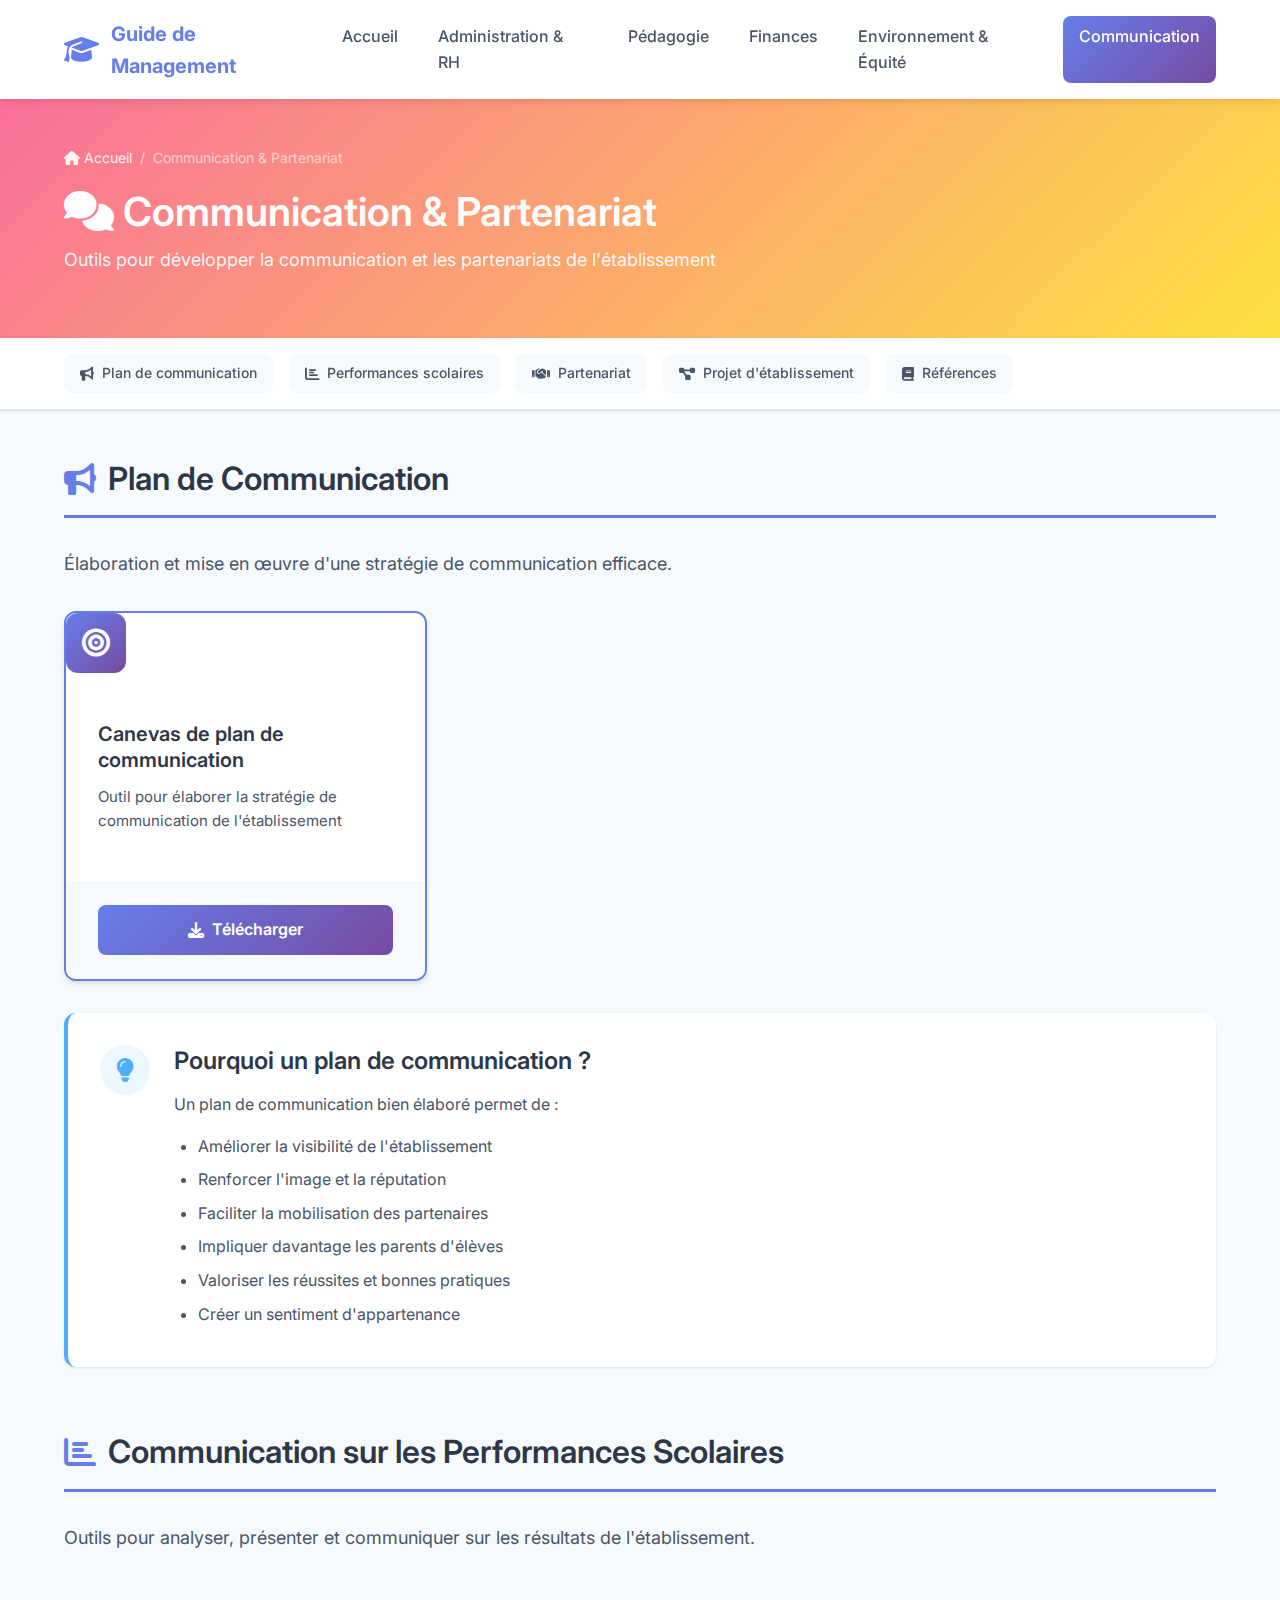
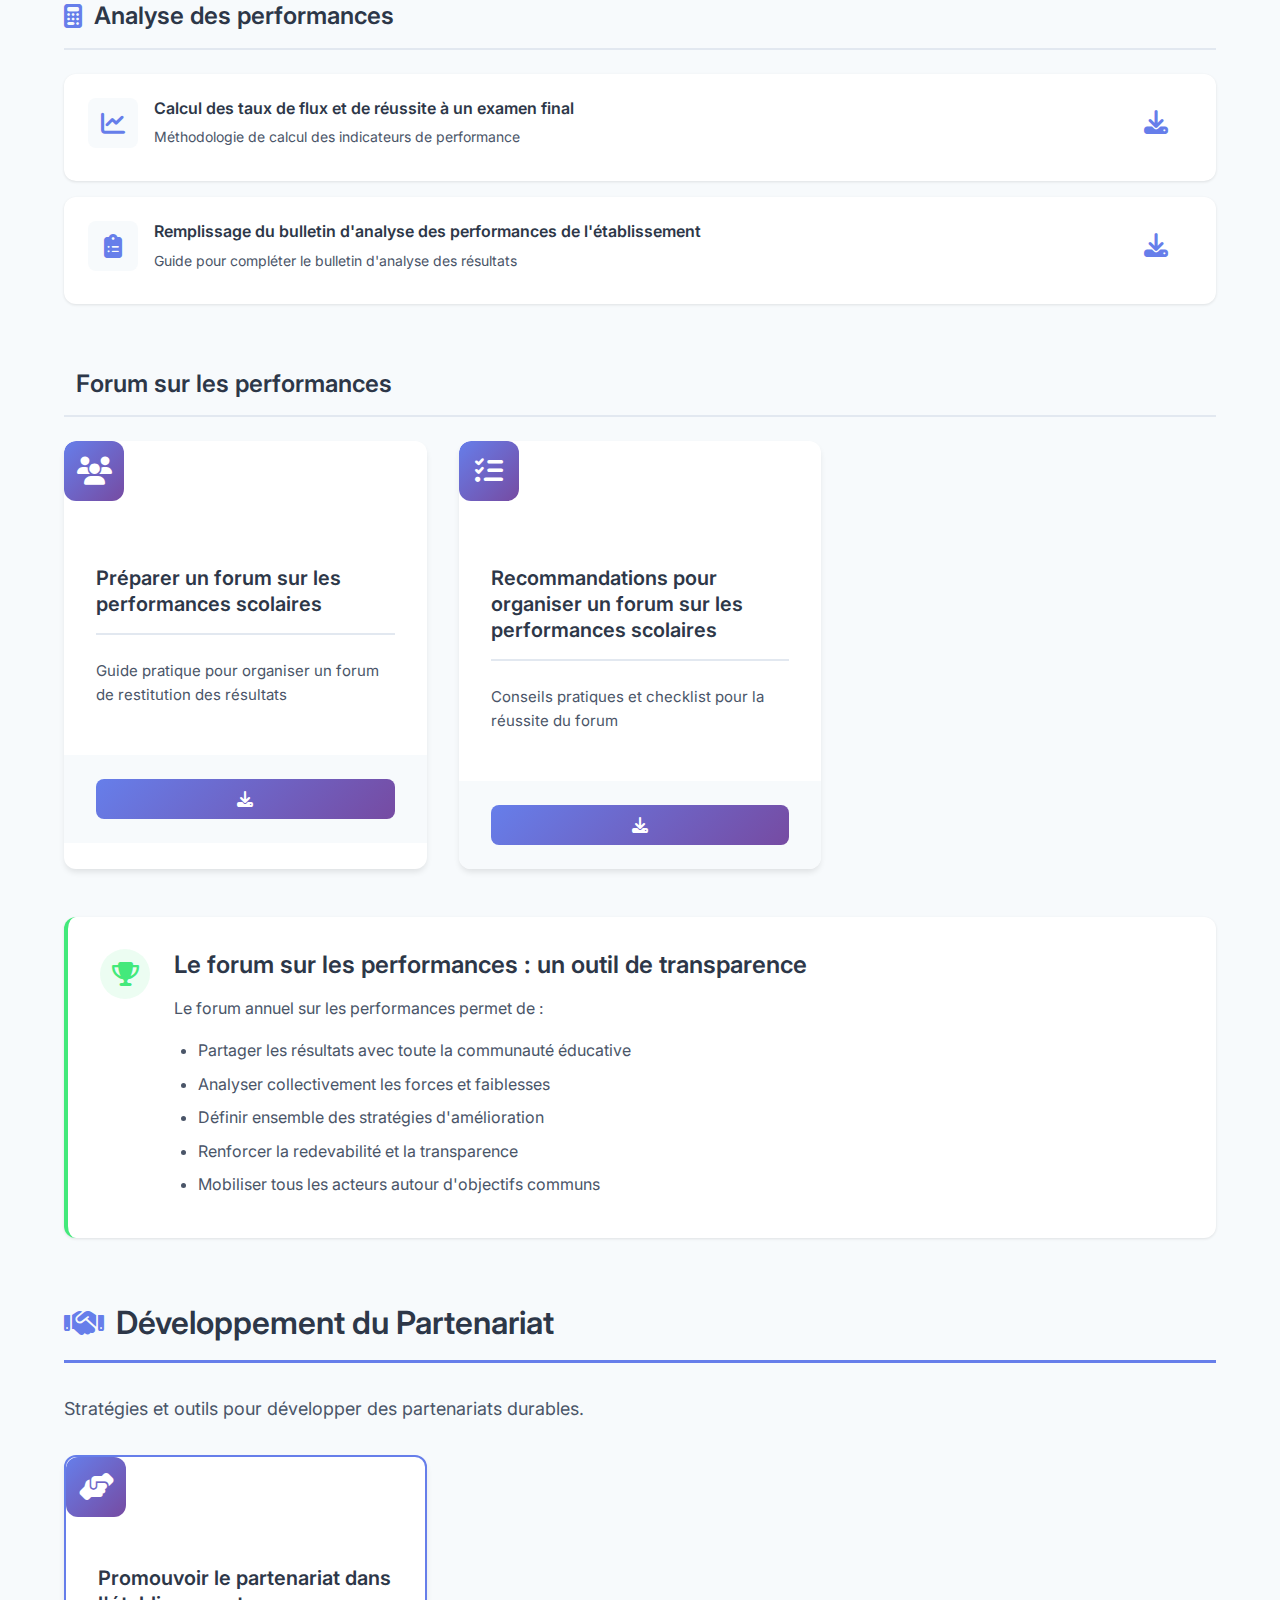
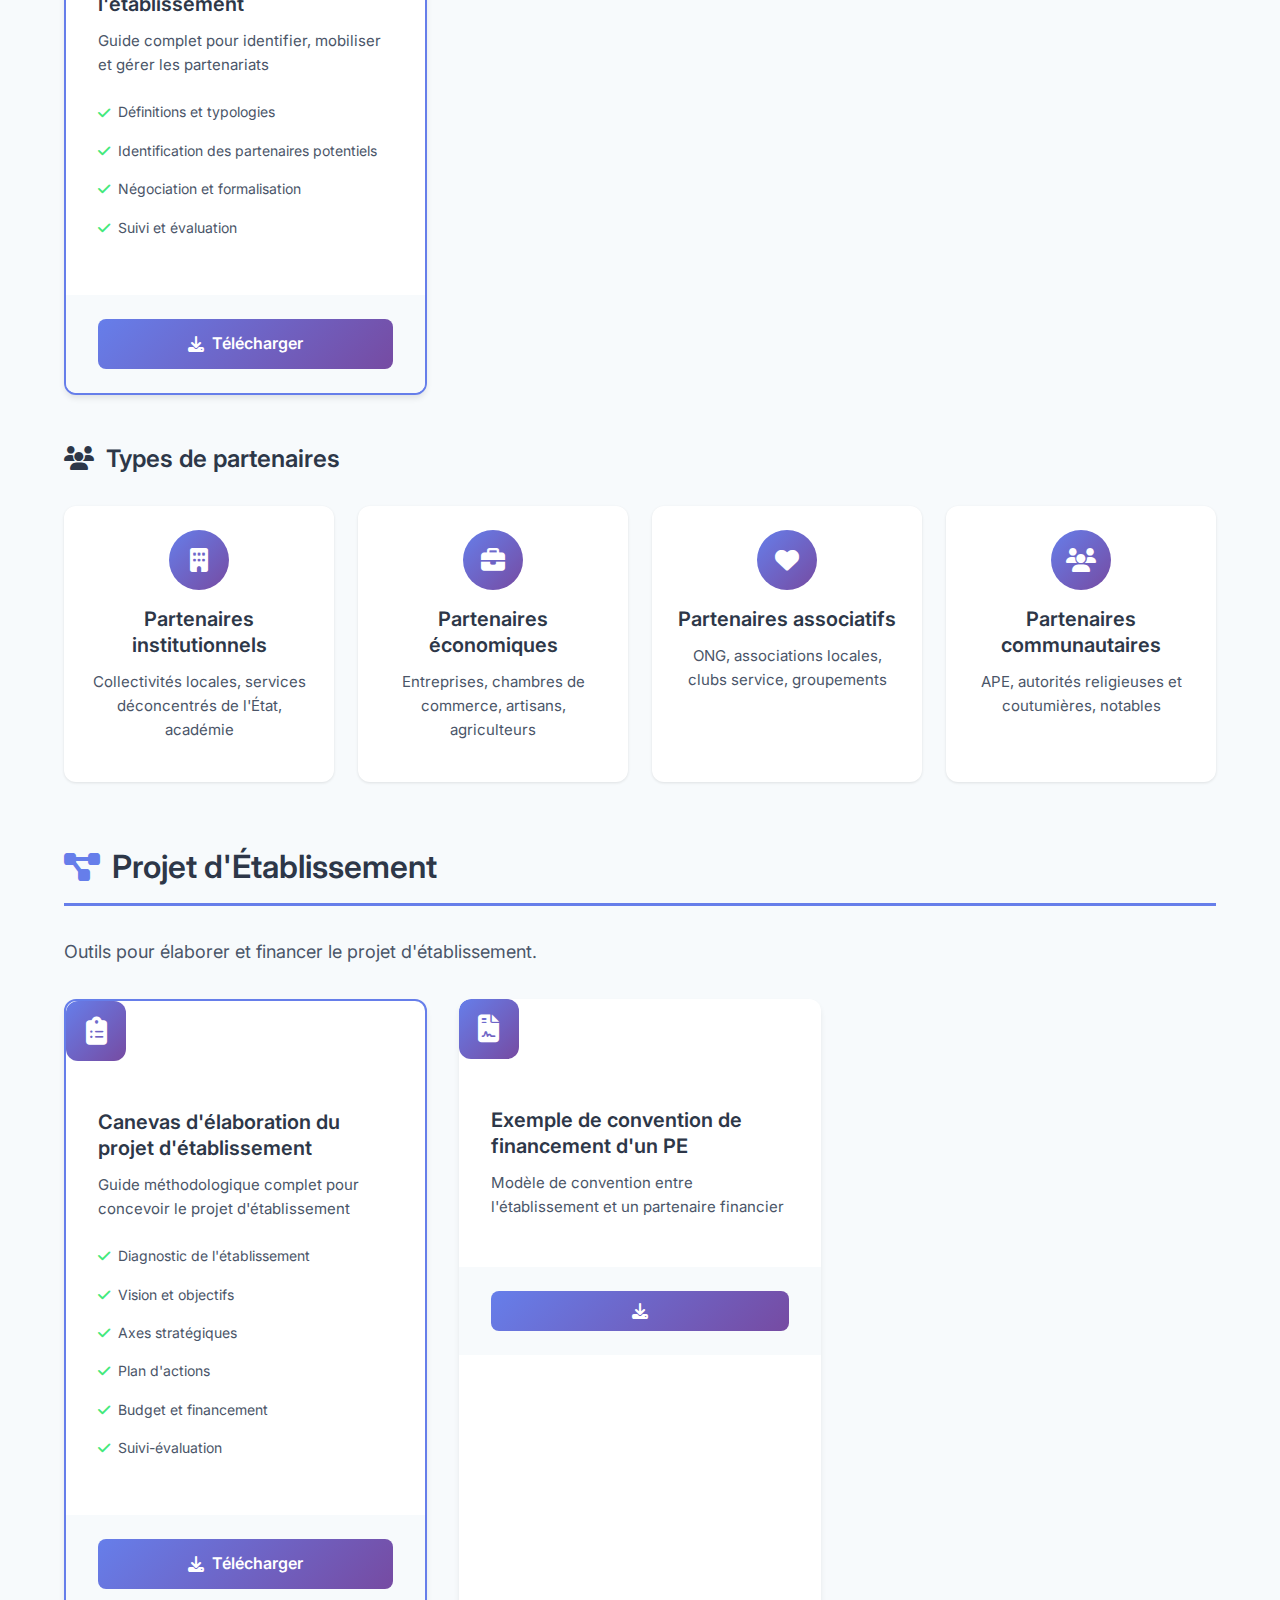
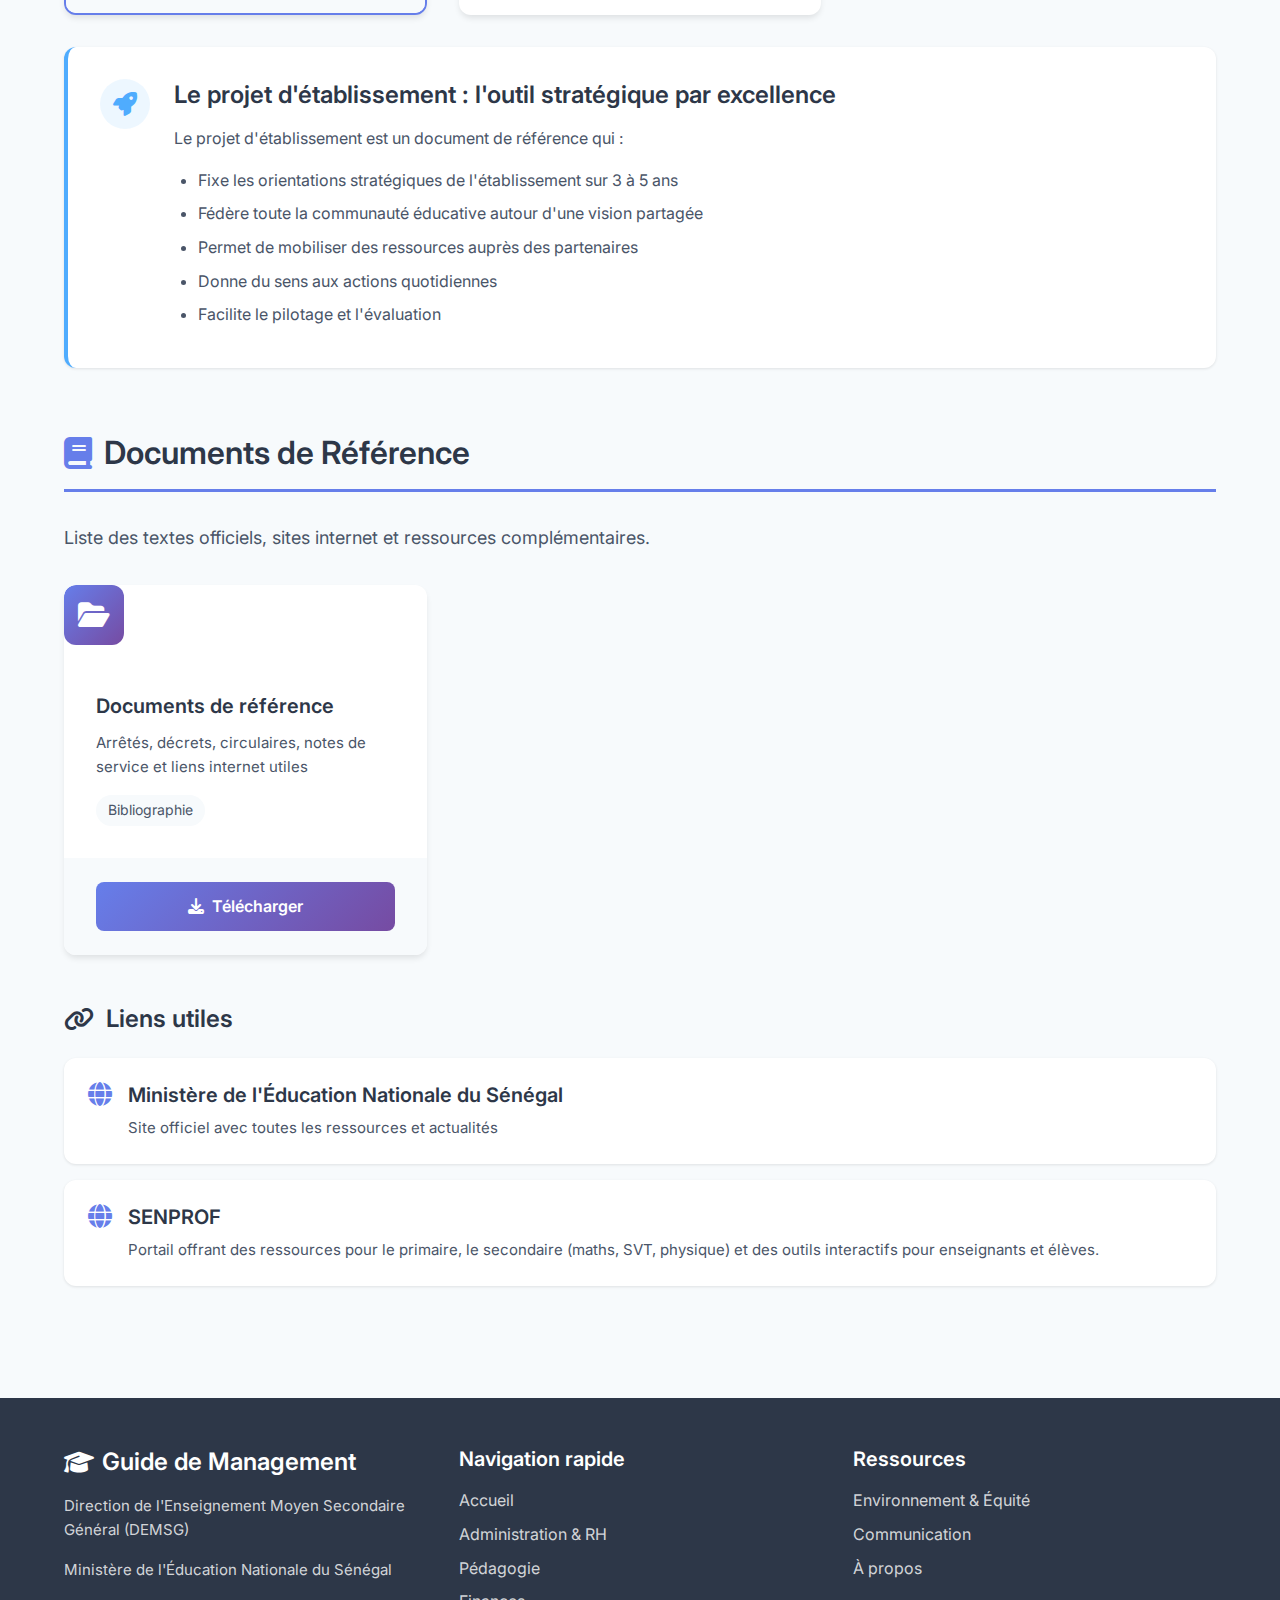
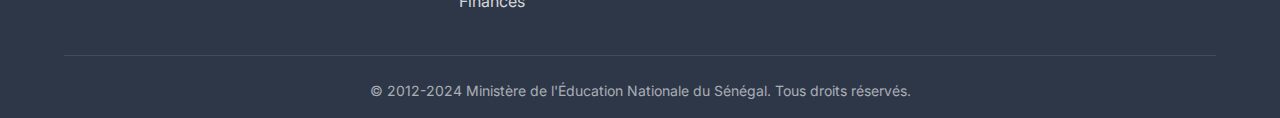
<file: communication.html>
<!DOCTYPE html>
<html lang="fr">
<head>
    <meta charset="UTF-8">
    <meta name="viewport" content="width=device-width, initial-scale=1.0">
    <title>Communication & Partenariat - Guide de Management</title>
    <link rel="stylesheet" href="css/style.css">
    <link href="https://fonts.googleapis.com/css2?family=Inter:wght@300;400;500;600;700&display=swap" rel="stylesheet">
    <link rel="stylesheet" href="https://cdn.jsdelivr.net/npm/@fortawesome/fontawesome-free@6.4.0/css/all.min.css">
</head>
<body>
    <!-- Header -->
    <header class="header">
        <div class="container">
            <div class="header-content">
                <div class="logo">
                    <i class="fas fa-graduation-cap"></i>
                    <span>Guide de Management</span>
                </div>
                <nav class="nav">
                    <a href="index.html" class="nav-link">Accueil</a>
                    <a href="administration.html" class="nav-link">Administration & RH</a>
                    <a href="pedagogie.html" class="nav-link">Pédagogie</a>
                    <a href="finances.html" class="nav-link">Finances</a>
                    <a href="environnement.html" class="nav-link">Environnement & Équité</a>
                    <a href="communication.html" class="nav-link active">Communication</a>
                </nav>
                <button class="mobile-menu-toggle" aria-label="Menu">
                    <i class="fas fa-bars"></i>
                </button>
            </div>
        </div>
    </header>

    <!-- Page Header -->
    <section class="page-header" style="background: linear-gradient(135deg, #fa709a 0%, #fee140 100%);">
        <div class="container">
            <div class="page-header-content">
                <div class="breadcrumb">
                    <a href="index.html"><i class="fas fa-home"></i> Accueil</a>
                    <span>/</span>
                    <span>Communication & Partenariat</span>
                </div>
                <h1><i class="fas fa-comments"></i> Communication & Partenariat</h1>
                <p>Outils pour développer la communication et les partenariats de l'établissement</p>

            </div>
        </div>
    </section>

    <!-- Quick Navigation -->
    <section class="quick-nav">
        <div class="container">
            <div class="quick-nav-scroll">
                <a href="#plan-communication" class="quick-nav-item">
                    <i class="fas fa-bullhorn"></i>
                    <span>Plan de communication</span>
                </a>
                <a href="#performances" class="quick-nav-item">
                    <i class="fas fa-chart-bar"></i>
                    <span>Performances scolaires</span>
                </a>
                <a href="#partenariat" class="quick-nav-item">
                    <i class="fas fa-handshake"></i>
                    <span>Partenariat</span>
                </a>
                <a href="#projet-etablissement" class="quick-nav-item">
                    <i class="fas fa-project-diagram"></i>
                    <span>Projet d'établissement</span>
                </a>
                <a href="#references" class="quick-nav-item">
                    <i class="fas fa-book"></i>
                    <span>Références</span>
                </a>
            </div>
        </div>
    </section>

    <!-- Main Content -->
    <main class="main-content">
        <div class="container">
            
            <!-- Plan de communication -->
            <section id="plan-communication" class="content-section">
                <h2><i class="fas fa-bullhorn"></i> Plan de Communication</h2>
                <p class="section-intro">Élaboration et mise en œuvre d'une stratégie de communication efficace.</p>
                
                <div class="documents-grid">
                    <div class="document-card featured">
                        <div class="document-icon">
                            <i class="fas fa-bullseye"></i>
                        </div>
                        <div class="document-content">
                            <h3>Canevas de plan de communication</h3>
                            <p>Outil pour élaborer la stratégie de communication de l'établissement</p>
                        </div>
                        <div class="document-actions">
                            <a target="_blank" href="docs/GUIDE-DE-MANAGEMENT_211-211.pdf" class="btn-download" download>
                                <i class="fas fa-download"></i> Télécharger
                            </a>
                        </div>
                    </div>
                </div>

                <div class="info-box">
                    <div class="info-box-icon">
                        <i class="fas fa-lightbulb"></i>
                    </div>
                    <div class="info-box-content">
                        <h3>Pourquoi un plan de communication ?</h3>
                        <p>Un plan de communication bien élaboré permet de :</p>
                        <ul>
                            <li>Améliorer la visibilité de l'établissement</li>
                            <li>Renforcer l'image et la réputation</li>
                            <li>Faciliter la mobilisation des partenaires</li>
                            <li>Impliquer davantage les parents d'élèves</li>
                            <li>Valoriser les réussites et bonnes pratiques</li>
                            <li>Créer un sentiment d'appartenance</li>
                        </ul>
                    </div>
                </div>
            </section>

            <!-- Performances scolaires -->
            <section id="performances" class="content-section">
                <h2><i class="fas fa-chart-bar"></i> Communication sur les Performances Scolaires</h2>
                <p class="section-intro">Outils pour analyser, présenter et communiquer sur les résultats de l'établissement.</p>
                
                <div class="category-block">
                    <h3><i class="fas fa-calculator"></i> Analyse des performances</h3>
                    <div class="documents-list">
                        <div class="document-item">
                            <div class="document-item-icon"><i class="fas fa-chart-line"></i></div>
                            <div class="document-item-content">
                                <h4>Calcul des taux de flux et de réussite à un examen final</h4>
                                <p>Méthodologie de calcul des indicateurs de performance</p>
                            </div>
                            <a target="_blank" href="docs/PERFORMANCES_SCOLAIRES.pdf" class="btn" download>
                                <i class="fas fa-download"></i>
                            </a>
                        </div>

                        <div class="document-item">
                            <div class="document-item-icon"><i class="fas fa-clipboard-list"></i></div>
                            <div class="document-item-content">
                                <h4>Remplissage du bulletin d'analyse des performances de l'établissement</h4>
                                <p>Guide pour compléter le bulletin d'analyse des résultats</p>
                            </div>
                            <a target="_blank" href="docs/GUIDE-DE-MANAGEMENT_217-217.pdf" class="btn" download>
                                <i class="fas fa-download"></i>
                            </a>
                        </div>
                    </div>
                </div>

                <div class="category-block">
                    <h3><i class="fas fa-presentation"></i> Forum sur les performances</h3>
                    <div class="documents-grid">
                        <div class="document-card">
                            <div class="document-icon">
                                <i class="fas fa-users"></i>
                            </div>
                            <div class="document-content">
                                <h3>Préparer un forum sur les performances scolaires</h3>
                                <p>Guide pratique pour organiser un forum de restitution des résultats</p>
                                
                            </div>
                            <div class="document-actions">
                                <a target="_blank" href="docs/GUIDE-DE-MANAGEMENT_212-212.pdf" class="btn-download" download>
                                    <i class="fas fa-download"></i>
                                </a>
                            </div>
                        </div>

                        <div class="document-card">
                            <div class="document-icon">
                                <i class="fas fa-list-check"></i>
                            </div>
                            <div class="document-content">
                                <h3>Recommandations pour organiser un forum sur les performances scolaires</h3>
                                <p>Conseils pratiques et checklist pour la réussite du forum</p>
                                
                            </div>
                            <div class="document-actions">
                                <a target="_blank" href="docs/GUIDE-DE-MANAGEMENT_218-218.pdf" class="btn-download" download>
                                    <i class="fas fa-download"></i>
                                </a>
                            </div>
                        </div>
                    </div>
                </div>

                <div class="info-box success">
                    <div class="info-box-icon">
                        <i class="fas fa-trophy"></i>
                    </div>
                    <div class="info-box-content">
                        <h3>Le forum sur les performances : un outil de transparence</h3>
                        <p>Le forum annuel sur les performances permet de :</p>
                        <ul>
                            <li>Partager les résultats avec toute la communauté éducative</li>
                            <li>Analyser collectivement les forces et faiblesses</li>
                            <li>Définir ensemble des stratégies d'amélioration</li>
                            <li>Renforcer la redevabilité et la transparence</li>
                            <li>Mobiliser tous les acteurs autour d'objectifs communs</li>
                        </ul>
                    </div>
                </div>
            </section>

            <!-- Partenariat -->
            <section id="partenariat" class="content-section">
                <h2><i class="fas fa-handshake"></i> Développement du Partenariat</h2>
                <p class="section-intro">Stratégies et outils pour développer des partenariats durables.</p>
                
                <div class="documents-grid">
                    <div class="document-card featured">
                        <div class="document-icon">
                            <i class="fas fa-hands-helping"></i>
                        </div>
                        <div class="document-content">
                            <h3>Promouvoir le partenariat dans l'établissement</h3>
                            <p>Guide complet pour identifier, mobiliser et gérer les partenariats</p>
                            <ul class="document-features">
                                <li><i class="fas fa-check"></i> Définitions et typologies</li>
                                <li><i class="fas fa-check"></i> Identification des partenaires potentiels</li>
                                <li><i class="fas fa-check"></i> Négociation et formalisation</li>
                                <li><i class="fas fa-check"></i> Suivi et évaluation</li>
                            </ul>
                            
                        </div>
                        <div class="document-actions">
                            <a target="_blank" href="docs/PARTENARIAT .pdf" class="btn-download" download>
                                <i class="fas fa-download"></i> Télécharger
                            </a>
                        </div>
                    </div>
                </div>

                <div class="tips-section">
                    <h3><i class="fas fa-users"></i> Types de partenaires</h3>
                    <div class="tips-grid">
                        <div class="tip-card">
                            <div class="tip-icon">
                                <i class="fas fa-building"></i>
                            </div>
                            <h4>Partenaires institutionnels</h4>
                            <p>Collectivités locales, services déconcentrés de l'État, académie</p>
                        </div>
                        <div class="tip-card">
                            <div class="tip-icon">
                                <i class="fas fa-briefcase"></i>
                            </div>
                            <h4>Partenaires économiques</h4>
                            <p>Entreprises, chambres de commerce, artisans, agriculteurs</p>
                        </div>
                        <div class="tip-card">
                            <div class="tip-icon">
                                <i class="fas fa-heart"></i>
                            </div>
                            <h4>Partenaires associatifs</h4>
                            <p>ONG, associations locales, clubs service, groupements</p>
                        </div>
                        <div class="tip-card">
                            <div class="tip-icon">
                                <i class="fas fa-users"></i>
                            </div>
                            <h4>Partenaires communautaires</h4>
                            <p>APE, autorités religieuses et coutumières, notables</p>
                        </div>
                    </div>
                </div>
            </section>

            <!-- Projet d'établissement -->
            <section id="projet-etablissement" class="content-section">
                <h2><i class="fas fa-project-diagram"></i> Projet d'Établissement</h2>
                <p class="section-intro">Outils pour élaborer et financer le projet d'établissement.</p>
                
                <div class="documents-grid">
                    <div class="document-card featured">
                        <div class="document-icon">
                            <i class="fas fa-clipboard-list"></i>
                        </div>
                        <div class="document-content">
                            <h3>Canevas d'élaboration du projet d'établissement</h3>
                            <p>Guide méthodologique complet pour concevoir le projet d'établissement</p>
                            <ul class="document-features">
                                <li><i class="fas fa-check"></i> Diagnostic de l'établissement</li>
                                <li><i class="fas fa-check"></i> Vision et objectifs</li>
                                <li><i class="fas fa-check"></i> Axes stratégiques</li>
                                <li><i class="fas fa-check"></i> Plan d'actions</li>
                                <li><i class="fas fa-check"></i> Budget et financement</li>
                                <li><i class="fas fa-check"></i> Suivi-évaluation</li>
                            </ul>
                            
                        </div>
                        <div class="document-actions">
                            <a target="_blank" href="docs/GUIDE-DE-MANAGEMENT_221-221.pdf" class="btn-download" download>
                                <i class="fas fa-download"></i> Télécharger
                            </a>
                        </div>
                    </div>

                    <div class="document-card">
                        <div class="document-icon">
                            <i class="fas fa-file-contract"></i>
                        </div>
                        <div class="document-content">
                            <h3>Exemple de convention de financement d'un PE</h3>
                            <p>Modèle de convention entre l'établissement et un partenaire financier</p>
                            
                        </div>
                        <div class="document-actions">
                            <a target="_blank" href="docs/CONVENTION_FINANCEMENT.docx" class="btn-download" download>
                                <i class="fas fa-download"></i>
                            </a>
                        </div>
                    </div>
                </div>

                <div class="info-box">
                    <div class="info-box-icon">
                        <i class="fas fa-rocket"></i>
                    </div>
                    <div class="info-box-content">
                        <h3>Le projet d'établissement : l'outil stratégique par excellence</h3>
                        <p>Le projet d'établissement est un document de référence qui :</p>
                        <ul>
                            <li>Fixe les orientations stratégiques de l'établissement sur 3 à 5 ans</li>
                            <li>Fédère toute la communauté éducative autour d'une vision partagée</li>
                            <li>Permet de mobiliser des ressources auprès des partenaires</li>
                            <li>Donne du sens aux actions quotidiennes</li>
                            <li>Facilite le pilotage et l'évaluation</li>
                        </ul>
                    </div>
                </div>
            </section>

            <!-- Références -->
            <section id="references" class="content-section">
                <h2><i class="fas fa-book"></i> Documents de Référence</h2>
                <p class="section-intro">Liste des textes officiels, sites internet et ressources complémentaires.</p>
                
                <div class="documents-grid">
                    <div class="document-card">
                        <div class="document-icon">
                            <i class="fas fa-folder-open"></i>
                        </div>
                        <div class="document-content">
                            <h3>Documents de référence</h3>
                            <p>Arrêtés, décrets, circulaires, notes de service et liens internet utiles</p>
                            <div class="document-meta">
                                <span class="doc-type">Bibliographie</span>
                            </div>
                        </div>
                        <div class="document-actions">
                            <a target="_blank" href="docs/Souces.pdf" class="btn-download" download>
                                <i class="fas fa-download"></i> Télécharger
                            </a>
                        </div>
                    </div>
                </div>

                <div class="resources-list">
                    <h3><i class="fas fa-link"></i> Liens utiles</h3>
                    <div class="resource-item">
                        <i class="fas fa-globe"></i>
                        <div>
                            <a target="_blank" href="http://www.education.sn"> <h4>Ministère de l'Éducation Nationale du Sénégal</h4>
                            <p>Site officiel avec toutes les ressources et actualités</p></a>
                        </div>
                    </div>
                    <div class="resource-item">
                        <i class="fas fa-globe"></i>
                        <div>
                            <a target="_blank" href="http://senprof.education.sn"><h4>SENPROF</h4>
                            <p>Portail offrant des ressources pour le primaire, le secondaire (maths, SVT, physique) et des outils interactifs pour enseignants et élèves. </p></a>
                        </div>
                    </div>
                    
                </div>
            </section>

            

        </div>
    </main>

    <!-- Back to Top -->
    <button class="back-to-top" id="backToTop">
        <i class="fas fa-arrow-up"></i>
    </button>

    <!-- Footer -->
    <footer class="footer">
        <div class="container">
            <div class="footer-content">
                <div class="footer-section">
                    <h3><i class="fas fa-graduation-cap"></i> Guide de Management</h3>
                    <p>Direction de l'Enseignement Moyen Secondaire Général (DEMSG)</p>
                    <p>Ministère de l'Éducation Nationale du Sénégal</p>
                </div>
                <div class="footer-section">
                    <h4>Navigation rapide</h4>
                    <ul>
                        <li><a href="index.html">Accueil</a></li>
                        <li><a href="administration.html">Administration & RH</a></li>
                        <li><a href="pedagogie.html">Pédagogie</a></li>
                        <li><a href="finances.html">Finances</a></li>
                    </ul>
                </div>
                <div class="footer-section">
                    <h4>Ressources</h4>
                    <ul>
                        <li><a href="environnement.html">Environnement & Équité</a></li>
                        <li><a href="communication.html">Communication</a></li>
                        <li><a href="index.html#about">À propos</a></li>
                    </ul>
                </div>
            </div>
            <div class="footer-bottom">
                <p>&copy; 2012-2024 Ministère de l'Éducation Nationale du Sénégal. Tous droits réservés.</p>
            </div>
        </div>
    </footer>

    <script src="js/main.js"></script>
</body>
</html>
</file>
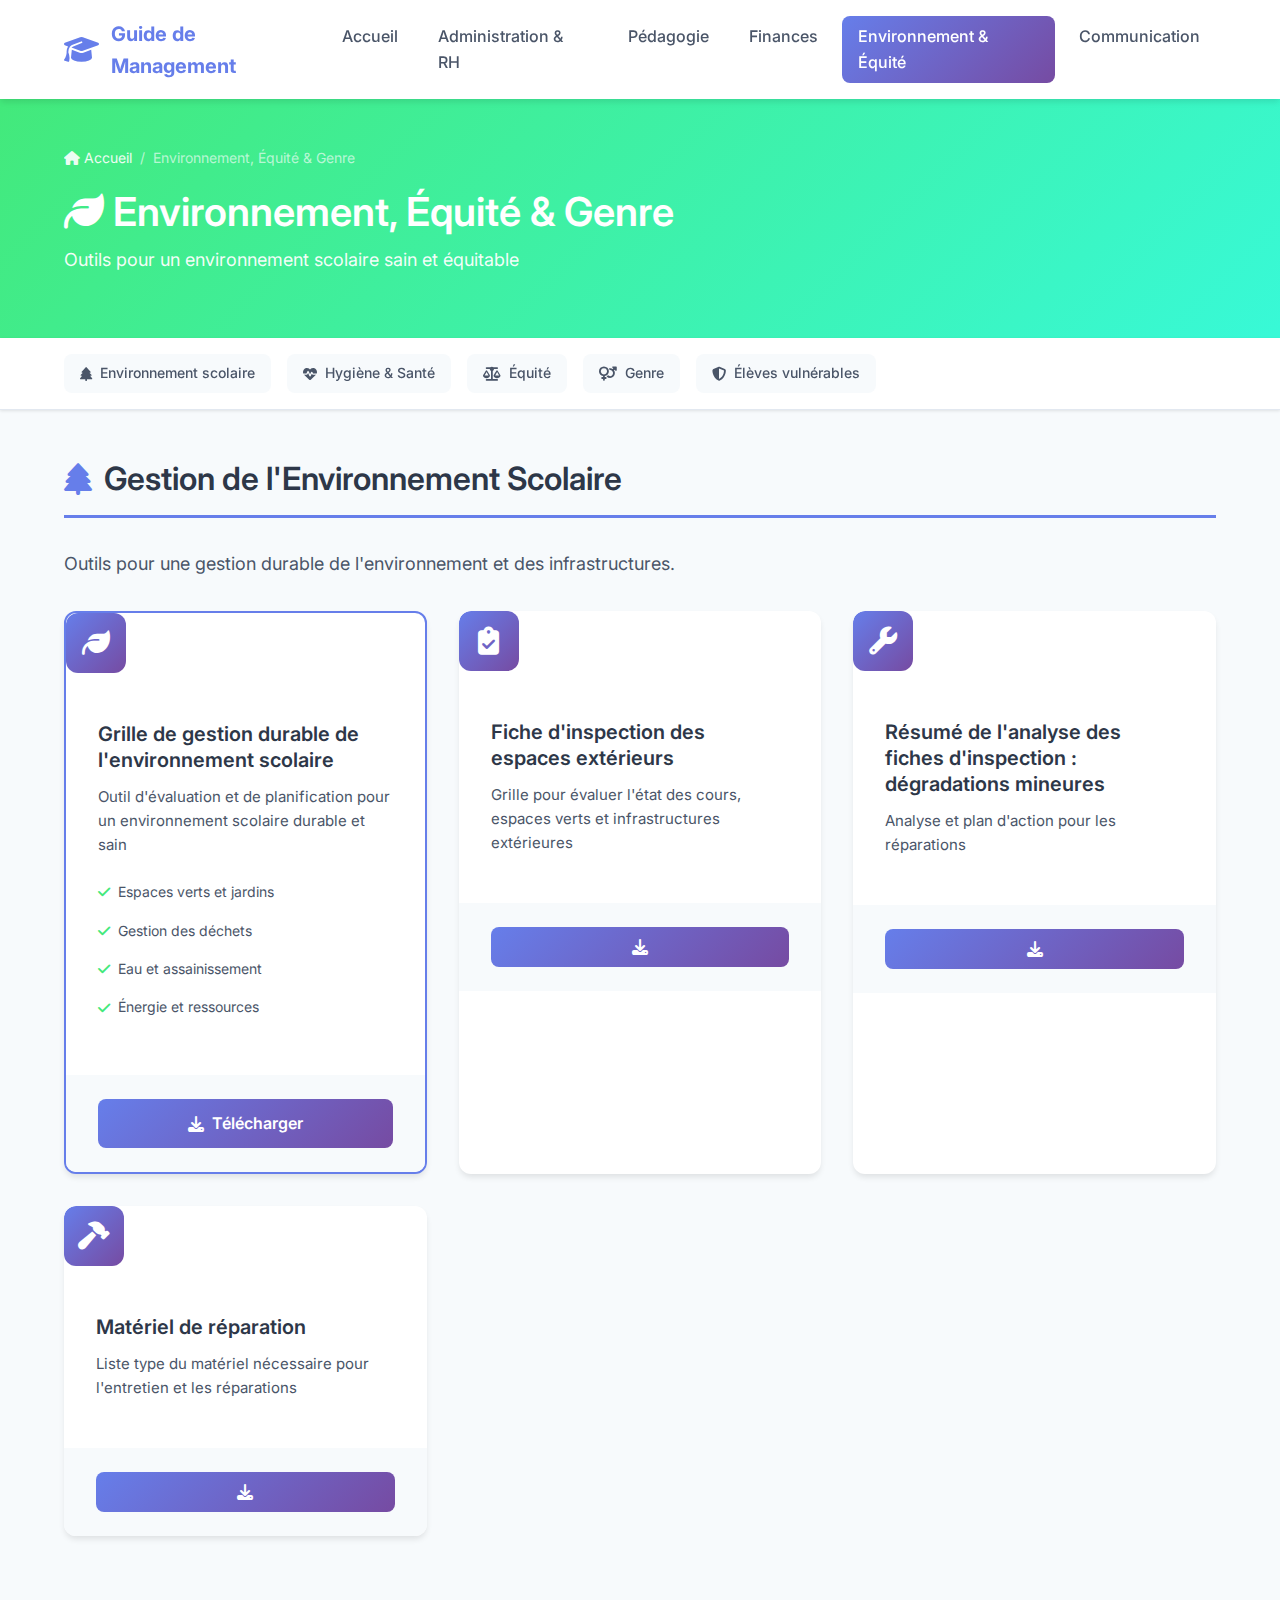
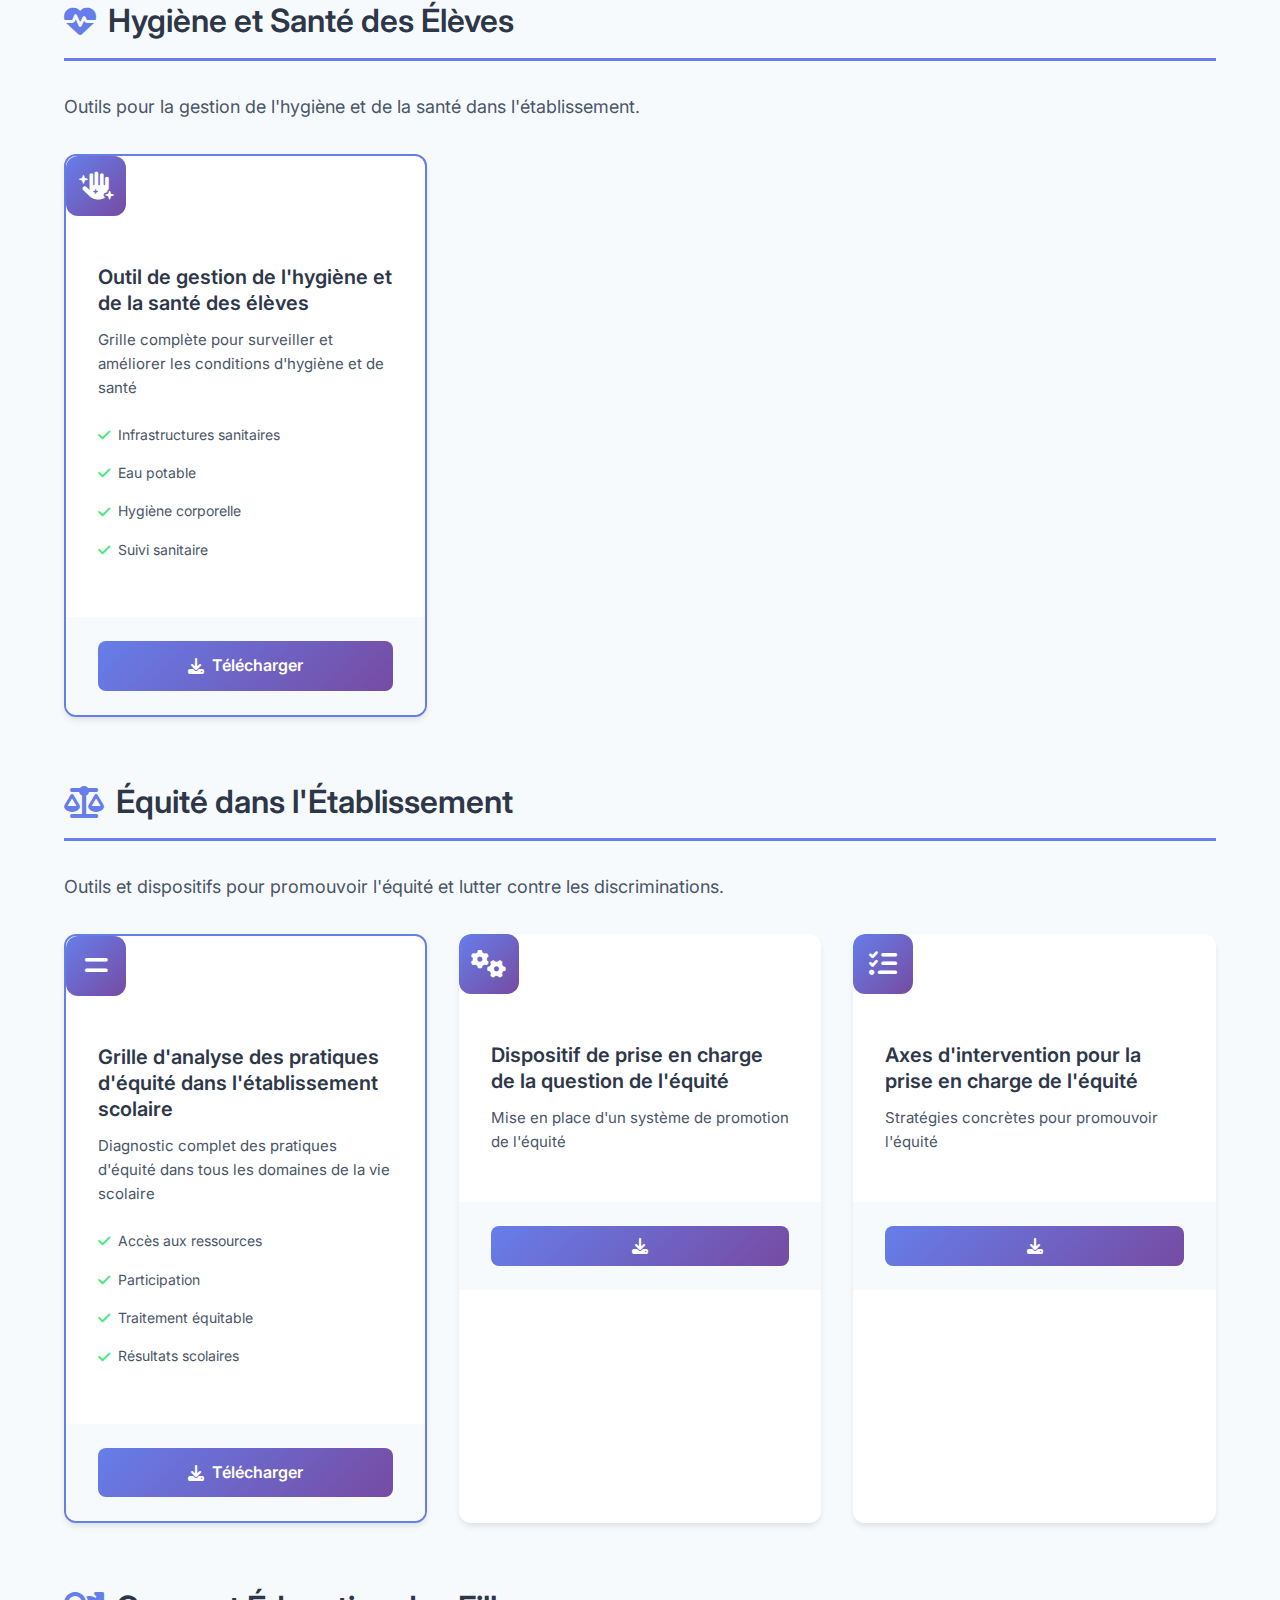
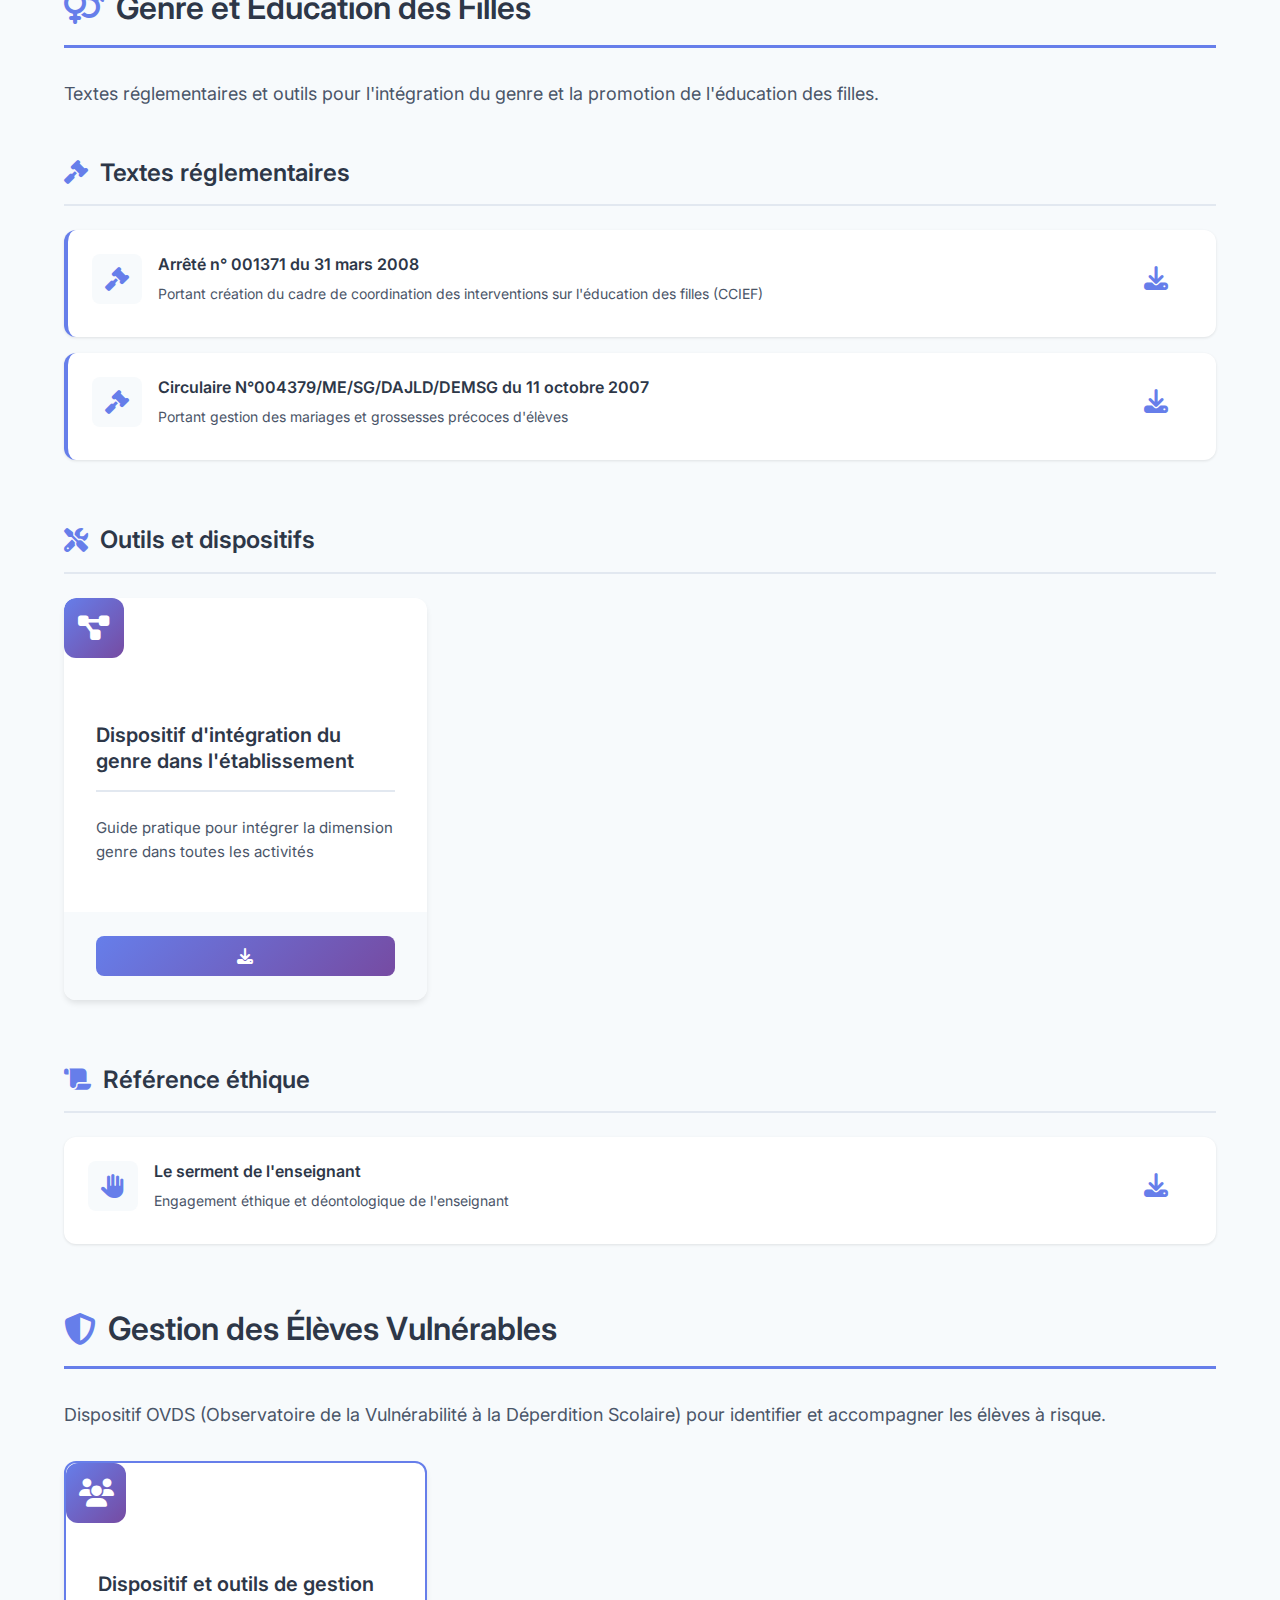
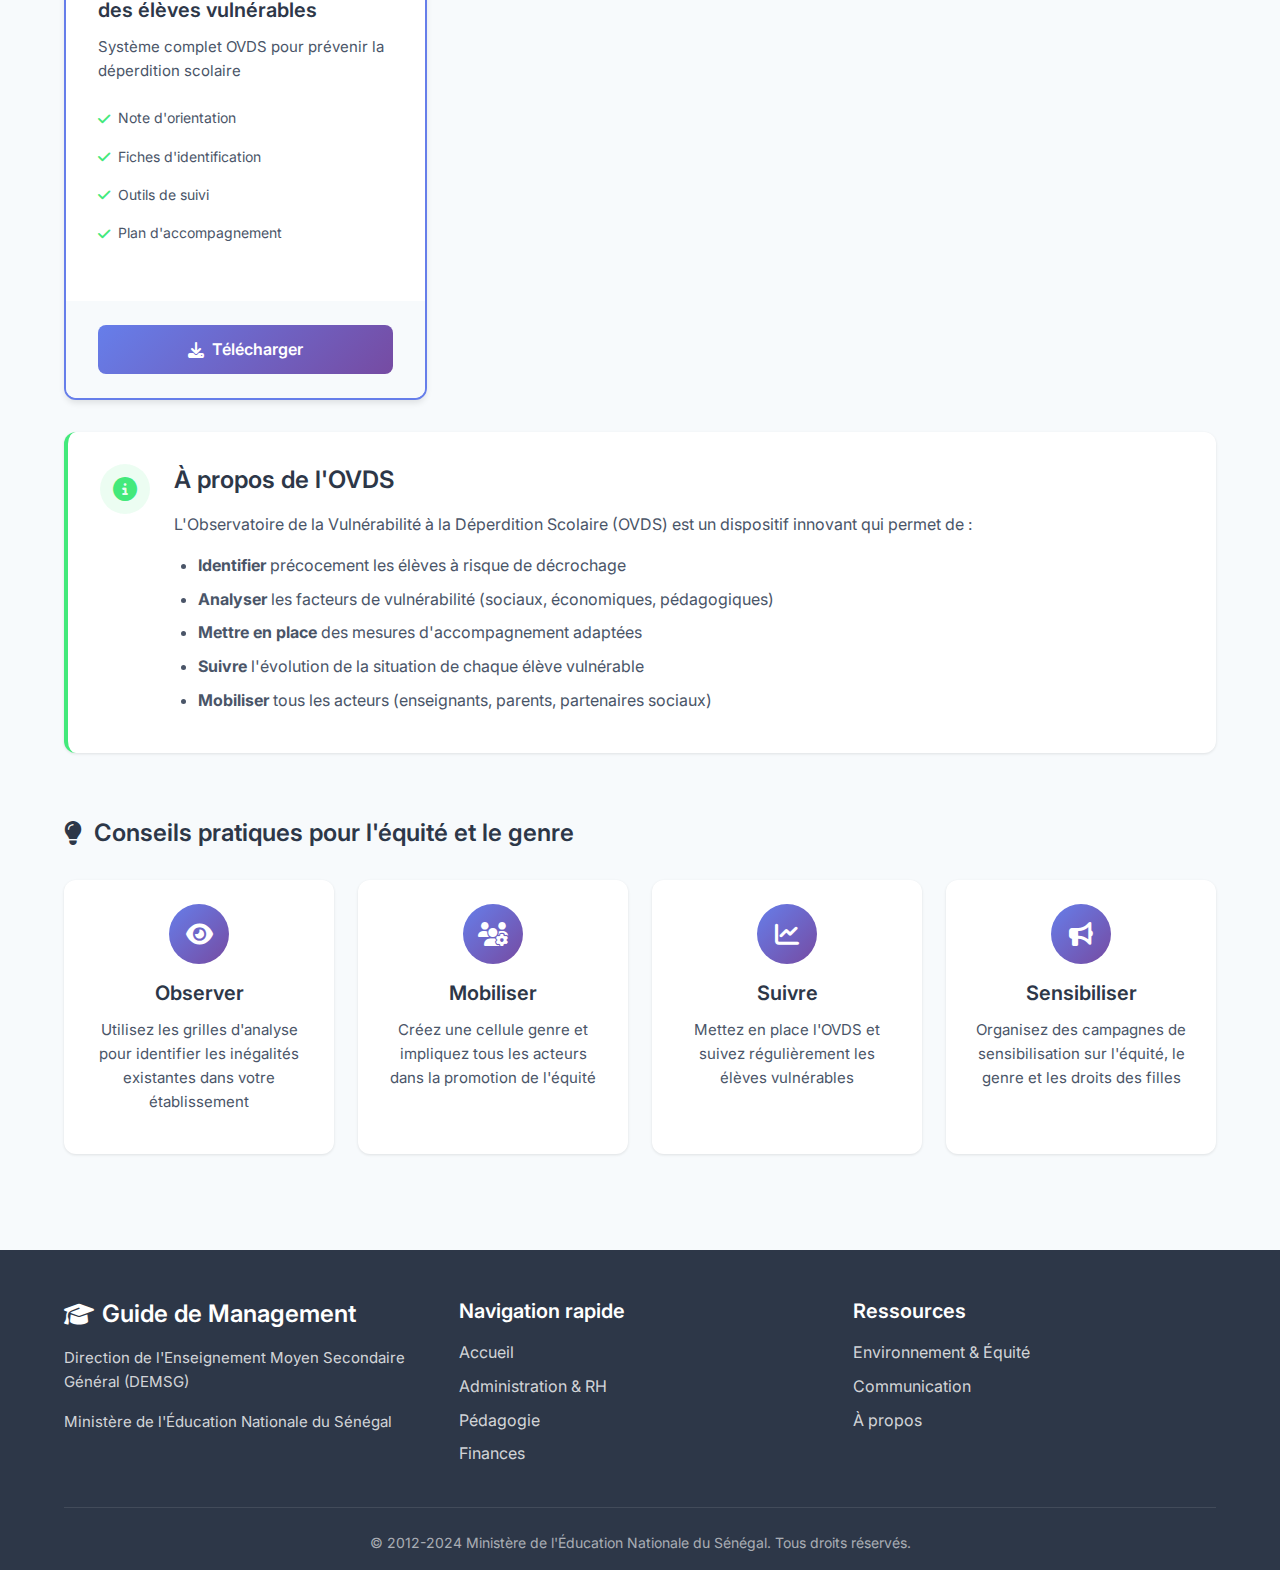
<file: environnement.html>
<!DOCTYPE html>
<html lang="fr">
<head>
    <meta charset="UTF-8">
    <meta name="viewport" content="width=device-width, initial-scale=1.0">
    <title>Environnement, Équité & Genre - Guide de Management</title>
    <link rel="stylesheet" href="css/style.css">
    <link href="https://fonts.googleapis.com/css2?family=Inter:wght@300;400;500;600;700&display=swap" rel="stylesheet">
    <link rel="stylesheet" href="https://cdn.jsdelivr.net/npm/@fortawesome/fontawesome-free@6.4.0/css/all.min.css">
</head>
<body>
    <!-- Header -->
    <header class="header">
        <div class="container">
            <div class="header-content">
                <div class="logo">
                    <i class="fas fa-graduation-cap"></i>
                    <span>Guide de Management</span>
                </div>
                <nav class="nav">
                    <a href="index.html" class="nav-link">Accueil</a>
                    <a href="administration.html" class="nav-link">Administration & RH</a>
                    <a href="pedagogie.html" class="nav-link">Pédagogie</a>
                    <a href="finances.html" class="nav-link">Finances</a>
                    <a href="environnement.html" class="nav-link active">Environnement & Équité</a>
                    <a href="communication.html" class="nav-link">Communication</a>
                </nav>
                <button class="mobile-menu-toggle" aria-label="Menu">
                    <i class="fas fa-bars"></i>
                </button>
            </div>
        </div>
    </header>

    <!-- Page Header -->
    <section class="page-header" style="background: linear-gradient(135deg, #43e97b 0%, #38f9d7 100%);">
        <div class="container">
            <div class="page-header-content">
                <div class="breadcrumb">
                    <a href="index.html"><i class="fas fa-home"></i> Accueil</a>
                    <span>/</span>
                    <span>Environnement, Équité & Genre</span>
                </div>
                <h1><i class="fas fa-leaf"></i> Environnement, Équité & Genre</h1>
                <p>Outils pour un environnement scolaire sain et équitable</p>

            </div>
        </div>
    </section>

    <!-- Quick Navigation -->
    <section class="quick-nav">
        <div class="container">
            <div class="quick-nav-scroll">
                <a href="#environnement-scolaire" class="quick-nav-item">
                    <i class="fas fa-tree"></i>
                    <span>Environnement scolaire</span>
                </a>
                <a href="#hygiene-sante" class="quick-nav-item">
                    <i class="fas fa-heartbeat"></i>
                    <span>Hygiène & Santé</span>
                </a>
                <a href="#equite" class="quick-nav-item">
                    <i class="fas fa-balance-scale"></i>
                    <span>Équité</span>
                </a>
                <a href="#genre" class="quick-nav-item">
                    <i class="fas fa-venus-mars"></i>
                    <span>Genre</span>
                </a>
                <a href="#vulnerabilite" class="quick-nav-item">
                    <i class="fas fa-shield-alt"></i>
                    <span>Élèves vulnérables</span>
                </a>
            </div>
        </div>
    </section>

    <!-- Main Content -->
    <main class="main-content">
        <div class="container">
            
            <!-- Environnement scolaire -->
            <section id="environnement-scolaire" class="content-section">
                <h2><i class="fas fa-tree"></i> Gestion de l'Environnement Scolaire</h2>
                <p class="section-intro">Outils pour une gestion durable de l'environnement et des infrastructures.</p>
                
                <div class="documents-grid">
                    <div class="document-card featured">
                        <div class="document-icon">
                            <i class="fas fa-leaf"></i>
                        </div>
                        <div class="document-content">
                            <h3>Grille de gestion durable de l'environnement scolaire</h3>
                            <p>Outil d'évaluation et de planification pour un environnement scolaire durable et sain</p>
                            <ul class="document-features">
                                <li><i class="fas fa-check"></i> Espaces verts et jardins</li>
                                <li><i class="fas fa-check"></i> Gestion des déchets</li>
                                <li><i class="fas fa-check"></i> Eau et assainissement</li>
                                <li><i class="fas fa-check"></i> Énergie et ressources</li>
                            </ul>
                            
                        </div>
                        <div class="document-actions">
                            <a target="_blank" href="docs/GUIDE-DE-MANAGEMENT_183-183.pdf" class="btn-download" download>
                                <i class="fas fa-download"></i> Télécharger
                            </a>
                        </div>
                    </div>

                    <div class="document-card">
                        <div class="document-icon">
                            <i class="fas fa-clipboard-check"></i>
                        </div>
                        <div class="document-content">
                            <h3>Fiche d'inspection des espaces extérieurs</h3>
                            <p>Grille pour évaluer l'état des cours, espaces verts et infrastructures extérieures</p>
                            
                        </div>
                        <div class="document-actions">
                            <a target="_blank" href="docs/GUIDE-DE-MANAGEMENT_180-180.pdf" class="btn-download" download>
                                <i class="fas fa-download"></i>
                            </a>
                        </div>
                    </div>

                    <div class="document-card">
                        <div class="document-icon">
                            <i class="fas fa-wrench"></i>
                        </div>
                        <div class="document-content">
                            <h3>Résumé de l'analyse des fiches d'inspection : dégradations mineures</h3>
                            <p>Analyse et plan d'action pour les réparations</p>
                            
                        </div>
                        <div class="document-actions">
                            <a target="_blank" href="docs/GUIDE-DE-MANAGEMENT_181-181.pdf" class="btn-download" download>
                                <i class="fas fa-download"></i>
                            </a>
                        </div>
                    </div>

                    <div class="document-card">
                        <div class="document-icon">
                            <i class="fas fa-hammer"></i>
                        </div>
                        <div class="document-content">
                            <h3>Matériel de réparation</h3>
                            <p>Liste type du matériel nécessaire pour l'entretien et les réparations</p>
                            
                        </div>
                        <div class="document-actions">
                            <a target="_blank" href="docs/GUIDE-DE-MANAGEMENT_181-181.pdf" class="btn-download" download>
                                <i class="fas fa-download"></i>
                            </a>
                        </div>
                    </div>
                </div>
            </section>

            <!-- Hygiène et santé -->
            <section id="hygiene-sante" class="content-section">
                <h2><i class="fas fa-heartbeat"></i> Hygiène et Santé des Élèves</h2>
                <p class="section-intro">Outils pour la gestion de l'hygiène et de la santé dans l'établissement.</p>
                
                <div class="documents-grid">
                    <div class="document-card featured">
                        <div class="document-icon">
                            <i class="fas fa-hand-sparkles"></i>
                        </div>
                        <div class="document-content">
                            <h3>Outil de gestion de l'hygiène et de la santé des élèves</h3>
                            <p>Grille complète pour surveiller et améliorer les conditions d'hygiène et de santé</p>
                            <ul class="document-features">
                                <li><i class="fas fa-check"></i> Infrastructures sanitaires</li>
                                <li><i class="fas fa-check"></i> Eau potable</li>
                                <li><i class="fas fa-check"></i> Hygiène corporelle</li>
                                <li><i class="fas fa-check"></i> Suivi sanitaire</li>
                            </ul>
                            
                        </div>
                        <div class="document-actions">
                            <a target="_blank" href="docs/GUIDE-DE-MANAGEMENT_184-184.pdf" class="btn-download" download>
                                <i class="fas fa-download"></i> Télécharger
                            </a>
                        </div>
                    </div>
                </div>
            </section>

            <!-- Équité -->
            <section id="equite" class="content-section">
                <h2><i class="fas fa-balance-scale"></i> Équité dans l'Établissement</h2>
                <p class="section-intro">Outils et dispositifs pour promouvoir l'équité et lutter contre les discriminations.</p>
                
                <div class="documents-grid">
                    <div class="document-card featured">
                        <div class="document-icon">
                            <i class="fas fa-equals"></i>
                        </div>
                        <div class="document-content">
                            <h3>Grille d'analyse des pratiques d'équité dans l'établissement scolaire</h3>
                            <p>Diagnostic complet des pratiques d'équité dans tous les domaines de la vie scolaire</p>
                            <ul class="document-features">
                                <li><i class="fas fa-check"></i> Accès aux ressources</li>
                                <li><i class="fas fa-check"></i> Participation</li>
                                <li><i class="fas fa-check"></i> Traitement équitable</li>
                                <li><i class="fas fa-check"></i> Résultats scolaires</li>
                            </ul>
                            
                        </div>
                        <div class="document-actions">
                            <a target="_blank" href="docs/GUIDE-DE-MANAGEMENT_185-185.pdf" class="btn-download" download>
                                <i class="fas fa-download"></i> Télécharger
                            </a>
                        </div>
                    </div>

                    <div class="document-card">
                        <div class="document-icon">
                            <i class="fas fa-cogs"></i>
                        </div>
                        <div class="document-content">
                            <h3>Dispositif de prise en charge de la question de l'équité</h3>
                            <p>Mise en place d'un système de promotion de l'équité</p>
                            
                        </div>
                        <div class="document-actions">
                            <a target="_blank" href="docs/GUIDE-DE-MANAGEMENT_186-186.pdf" class="btn-download" download>
                                <i class="fas fa-download"></i>
                            </a>
                        </div>
                    </div>

                    <div class="document-card">
                        <div class="document-icon">
                            <i class="fas fa-tasks"></i>
                        </div>
                        <div class="document-content">
                            <h3>Axes d'intervention pour la prise en charge de l'équité</h3>
                            <p>Stratégies concrètes pour promouvoir l'équité</p>
                            
                        </div>
                        <div class="document-actions">
                            <a target="_blank" href="docs/AXES_equite.pdf" class="btn-download" download>
                                <i class="fas fa-download"></i>
                            </a>
                        </div>
                    </div>
                </div>
            </section>

            <!-- Genre -->
            <section id="genre" class="content-section">
                <h2><i class="fas fa-venus-mars"></i> Genre et Éducation des Filles</h2>
                <p class="section-intro">Textes réglementaires et outils pour l'intégration du genre et la promotion de l'éducation des filles.</p>
                
                <div class="category-block">
                    <h3><i class="fas fa-gavel"></i> Textes réglementaires</h3>
                    <div class="documents-list">
                        <div class="document-item highlighted">
                            <div class="document-item-icon"><i class="fas fa-gavel"></i></div>
                            <div class="document-item-content">
                                <h4>Arrêté n° 001371 du 31 mars 2008</h4>
                                <p>Portant création du cadre de coordination des interventions sur l'éducation des filles (CCIEF)</p>
                            </div>
                            <a target="_blank" href="docs/ccief.pdf" class="btn" download>
                                <i class="fas fa-download"></i>
                            </a>
                        </div>

                        <div class="document-item highlighted">
                            <div class="document-item-icon"><i class="fas fa-gavel"></i></div>
                            <div class="document-item-content">
                                <h4>Circulaire N°004379/ME/SG/DAJLD/DEMSG du 11 octobre 2007</h4>
                                <p>Portant gestion des mariages et grossesses précoces d'élèves</p>
                            </div>
                            <a target="_blank" href="docs/GUIDE-DE-MANAGEMENT_193-193.pdf" class="btn" download>
                                <i class="fas fa-download"></i>
                            </a>
                        </div>
                    </div>
                </div>

                <div class="category-block">
                    <h3><i class="fas fa-tools"></i> Outils et dispositifs</h3>
                    <div class="documents-grid">
                        <div class="document-card">
                            <div class="document-icon">
                                <i class="fas fa-project-diagram"></i>
                            </div>
                            <div class="document-content">
                                <h3>Dispositif d'intégration du genre dans l'établissement</h3>
                                <p>Guide pratique pour intégrer la dimension genre dans toutes les activités</p>
                                
                            </div>
                            <div class="document-actions">
                                <a target="_blank" href="docs/GUIDE-DE-MANAGEMENT_195-195.pdf" class="btn-download" download>
                                    <i class="fas fa-download"></i>
                                </a>
                            </div>
                        </div>
                    </div>
                </div>

                <div class="category-block">
                    <h3><i class="fas fa-scroll"></i> Référence éthique</h3>
                    <div class="documents-list">
                        <div class="document-item">
                            <div class="document-item-icon"><i class="fas fa-hand-paper"></i></div>
                            <div class="document-item-content">
                                <h4>Le serment de l'enseignant</h4>
                                <p>Engagement éthique et déontologique de l'enseignant</p>
                            </div>
                            <a target="_blank" href="docs/GUIDE-DE-MANAGEMENT_194-194.pdf" class="btn" download>
                                <i class="fas fa-download"></i>
                            </a>
                        </div>
                    </div>
                </div>
            </section>

            <!-- Élèves vulnérables -->
            <section id="vulnerabilite" class="content-section">
                <h2><i class="fas fa-shield-alt"></i> Gestion des Élèves Vulnérables</h2>
                <p class="section-intro">Dispositif OVDS (Observatoire de la Vulnérabilité à la Déperdition Scolaire) pour identifier et accompagner les élèves à risque.</p>
                
                <div class="documents-grid">
                    <div class="document-card featured">
                        <div class="document-icon">
                            <i class="fas fa-users"></i>
                        </div>
                        <div class="document-content">
                            <h3>Dispositif et outils de gestion des élèves vulnérables</h3>
                            <p>Système complet OVDS pour prévenir la déperdition scolaire</p>
                            <ul class="document-features">
                                <li><i class="fas fa-check"></i> Note d'orientation</li>
                                <li><i class="fas fa-check"></i> Fiches d'identification</li>
                                <li><i class="fas fa-check"></i> Outils de suivi</li>
                                <li><i class="fas fa-check"></i> Plan d'accompagnement</li>
                            </ul>
                            
                        </div>
                        <div class="document-actions">
                            <a target="_blank" href="docs/Dispositif_OVDS.pdf" class="btn-download" download>
                                <i class="fas fa-download"></i> Télécharger
                            </a>
                        </div>
                    </div>
                </div>

                <div class="info-box success">
                    <div class="info-box-icon">
                        <i class="fas fa-info-circle"></i>
                    </div>
                    <div class="info-box-content">
                        <h3>À propos de l'OVDS</h3>
                        <p>L'Observatoire de la Vulnérabilité à la Déperdition Scolaire (OVDS) est un dispositif innovant qui permet de :</p>
                        <ul>
                            <li><strong>Identifier</strong> précocement les élèves à risque de décrochage</li>
                            <li><strong>Analyser</strong> les facteurs de vulnérabilité (sociaux, économiques, pédagogiques)</li>
                            <li><strong>Mettre en place</strong> des mesures d'accompagnement adaptées</li>
                            <li><strong>Suivre</strong> l'évolution de la situation de chaque élève vulnérable</li>
                            <li><strong>Mobiliser</strong> tous les acteurs (enseignants, parents, partenaires sociaux)</li>
                        </ul>
                    </div>
                </div>
            </section>

            <!-- Practical Tips -->
            <div class="tips-section">
                <h3><i class="fas fa-lightbulb"></i> Conseils pratiques pour l'équité et le genre</h3>
                <div class="tips-grid">
                    <div class="tip-card">
                        <div class="tip-icon">
                            <i class="fas fa-eye"></i>
                        </div>
                        <h4>Observer</h4>
                        <p>Utilisez les grilles d'analyse pour identifier les inégalités existantes dans votre établissement</p>
                    </div>
                    <div class="tip-card">
                        <div class="tip-icon">
                            <i class="fas fa-users-cog"></i>
                        </div>
                        <h4>Mobiliser</h4>
                        <p>Créez une cellule genre et impliquez tous les acteurs dans la promotion de l'équité</p>
                    </div>
                    <div class="tip-card">
                        <div class="tip-icon">
                            <i class="fas fa-chart-line"></i>
                        </div>
                        <h4>Suivre</h4>
                        <p>Mettez en place l'OVDS et suivez régulièrement les élèves vulnérables</p>
                    </div>
                    <div class="tip-card">
                        <div class="tip-icon">
                            <i class="fas fa-bullhorn"></i>
                        </div>
                        <h4>Sensibiliser</h4>
                        <p>Organisez des campagnes de sensibilisation sur l'équité, le genre et les droits des filles</p>
                    </div>
                </div>
            </div>

        </div>
    </main>

    <!-- Back to Top -->
    <button class="back-to-top" id="backToTop">
        <i class="fas fa-arrow-up"></i>
    </button>

    <!-- Footer -->
    <footer class="footer">
        <div class="container">
            <div class="footer-content">
                <div class="footer-section">
                    <h3><i class="fas fa-graduation-cap"></i> Guide de Management</h3>
                    <p>Direction de l'Enseignement Moyen Secondaire Général (DEMSG)</p>
                    <p>Ministère de l'Éducation Nationale du Sénégal</p>
                </div>
                <div class="footer-section">
                    <h4>Navigation rapide</h4>
                    <ul>
                        <li><a href="index.html">Accueil</a></li>
                        <li><a href="administration.html">Administration & RH</a></li>
                        <li><a href="pedagogie.html">Pédagogie</a></li>
                        <li><a href="finances.html">Finances</a></li>
                    </ul>
                </div>
                <div class="footer-section">
                    <h4>Ressources</h4>
                    <ul>
                        <li><a href="environnement.html">Environnement & Équité</a></li>
                        <li><a href="communication.html">Communication</a></li>
                        <li><a href="index.html#about">À propos</a></li>
                    </ul>
                </div>
            </div>
            <div class="footer-bottom">
                <p>&copy; 2012-2024 Ministère de l'Éducation Nationale du Sénégal. Tous droits réservés.</p>
            </div>
        </div>
    </footer>

    <script src="js/main.js"></script>
</body>
</html>
</file>
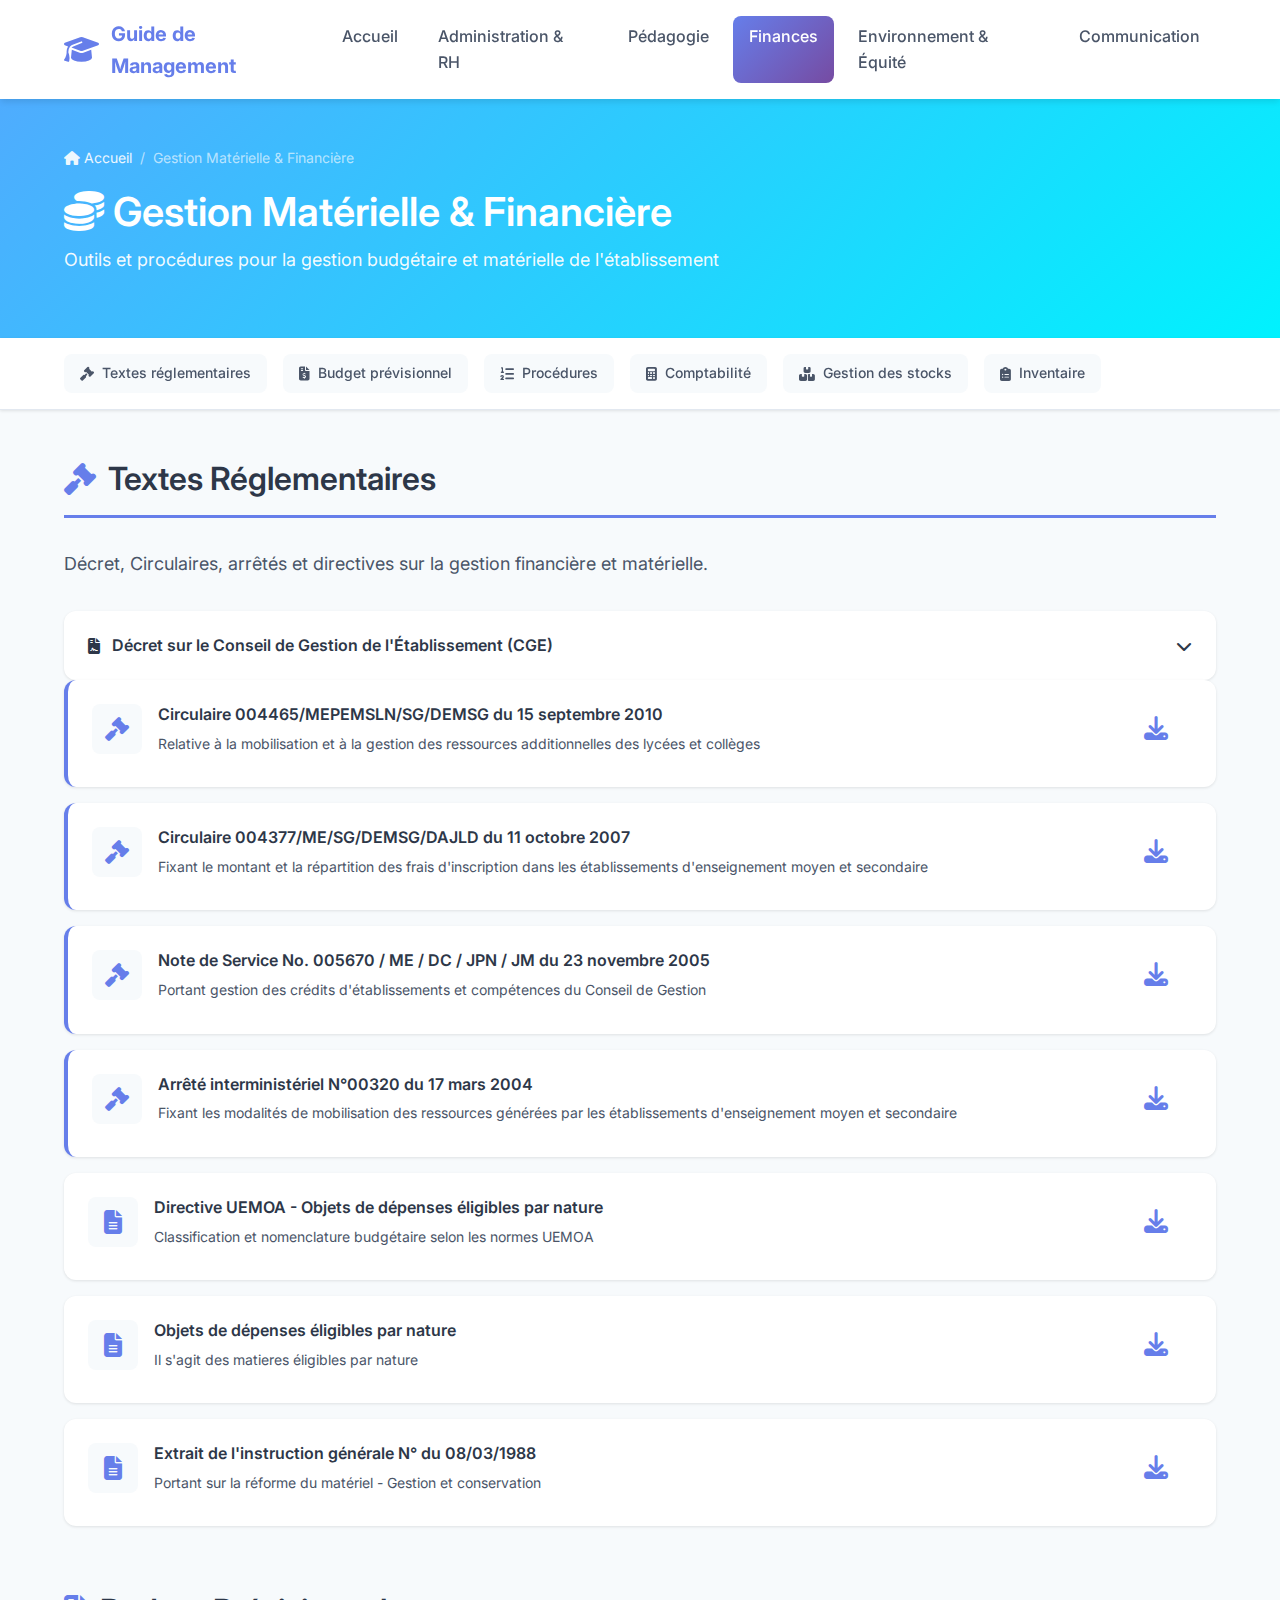
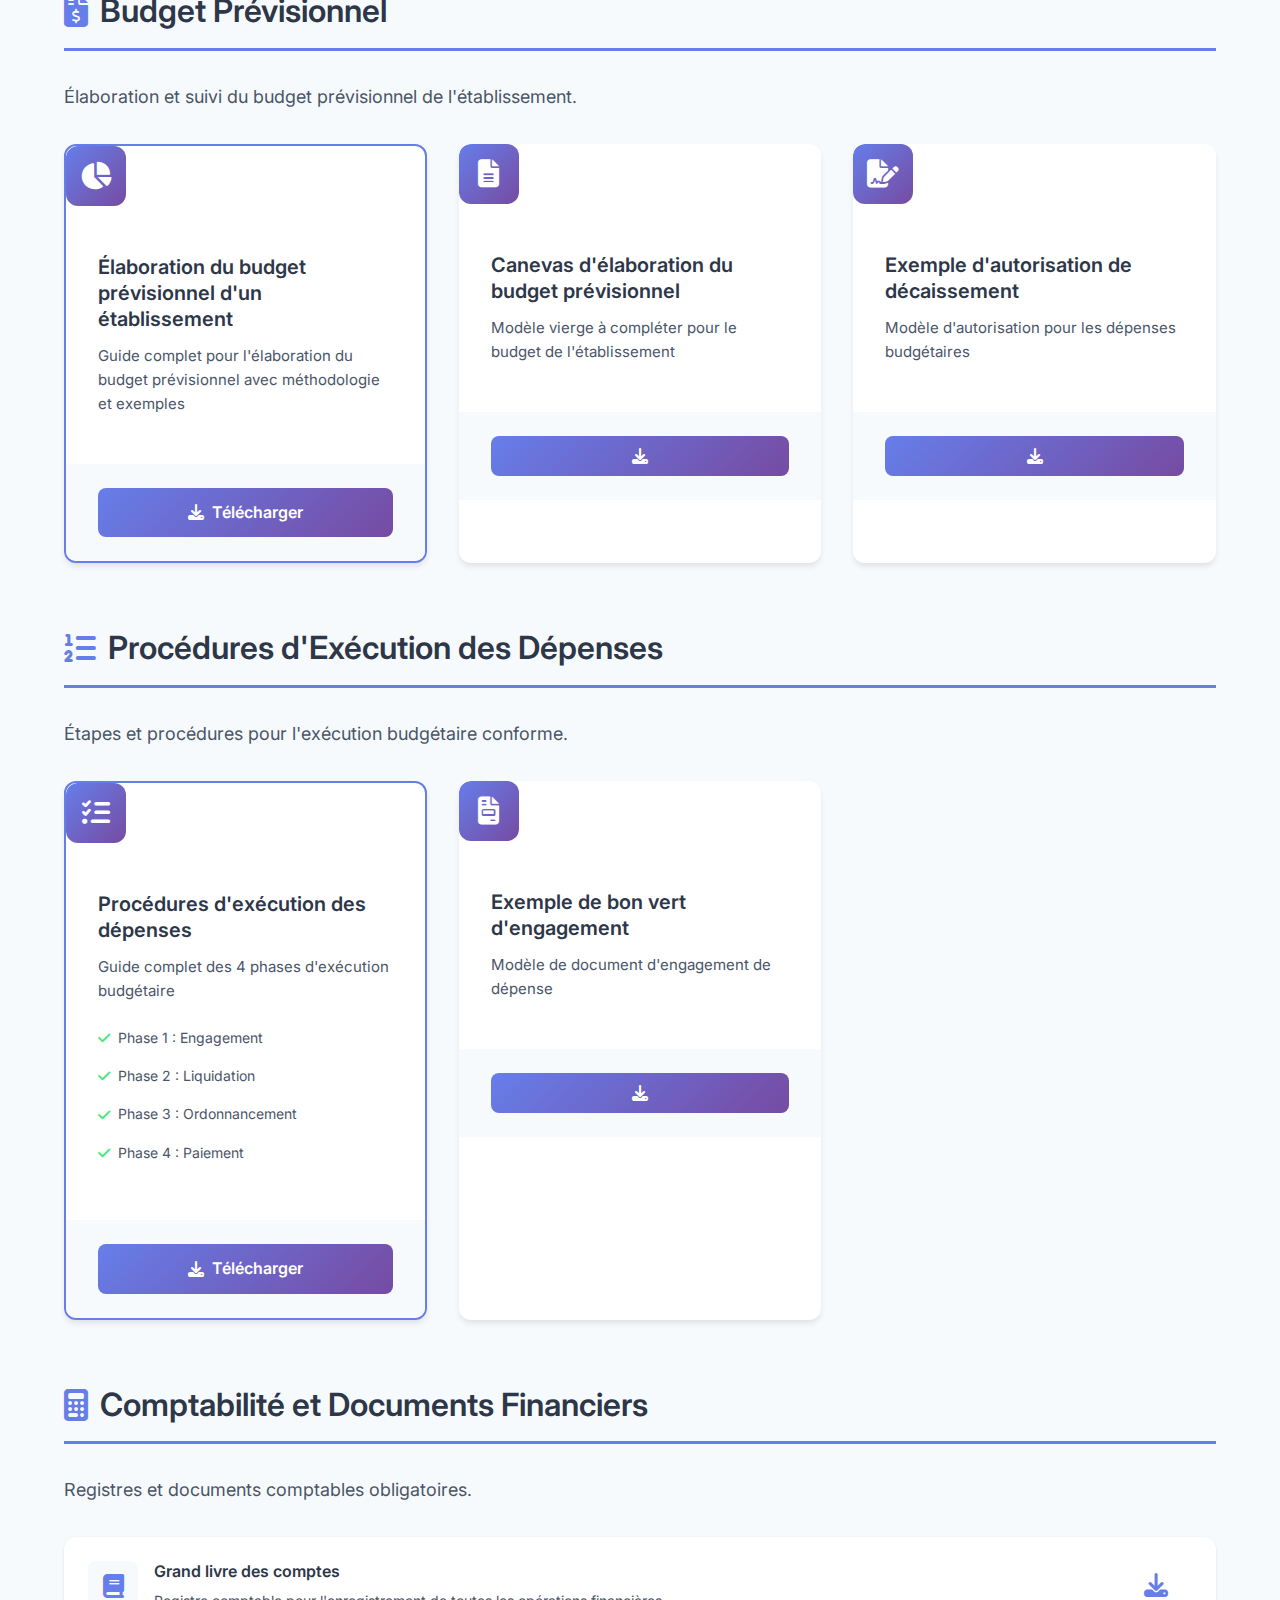
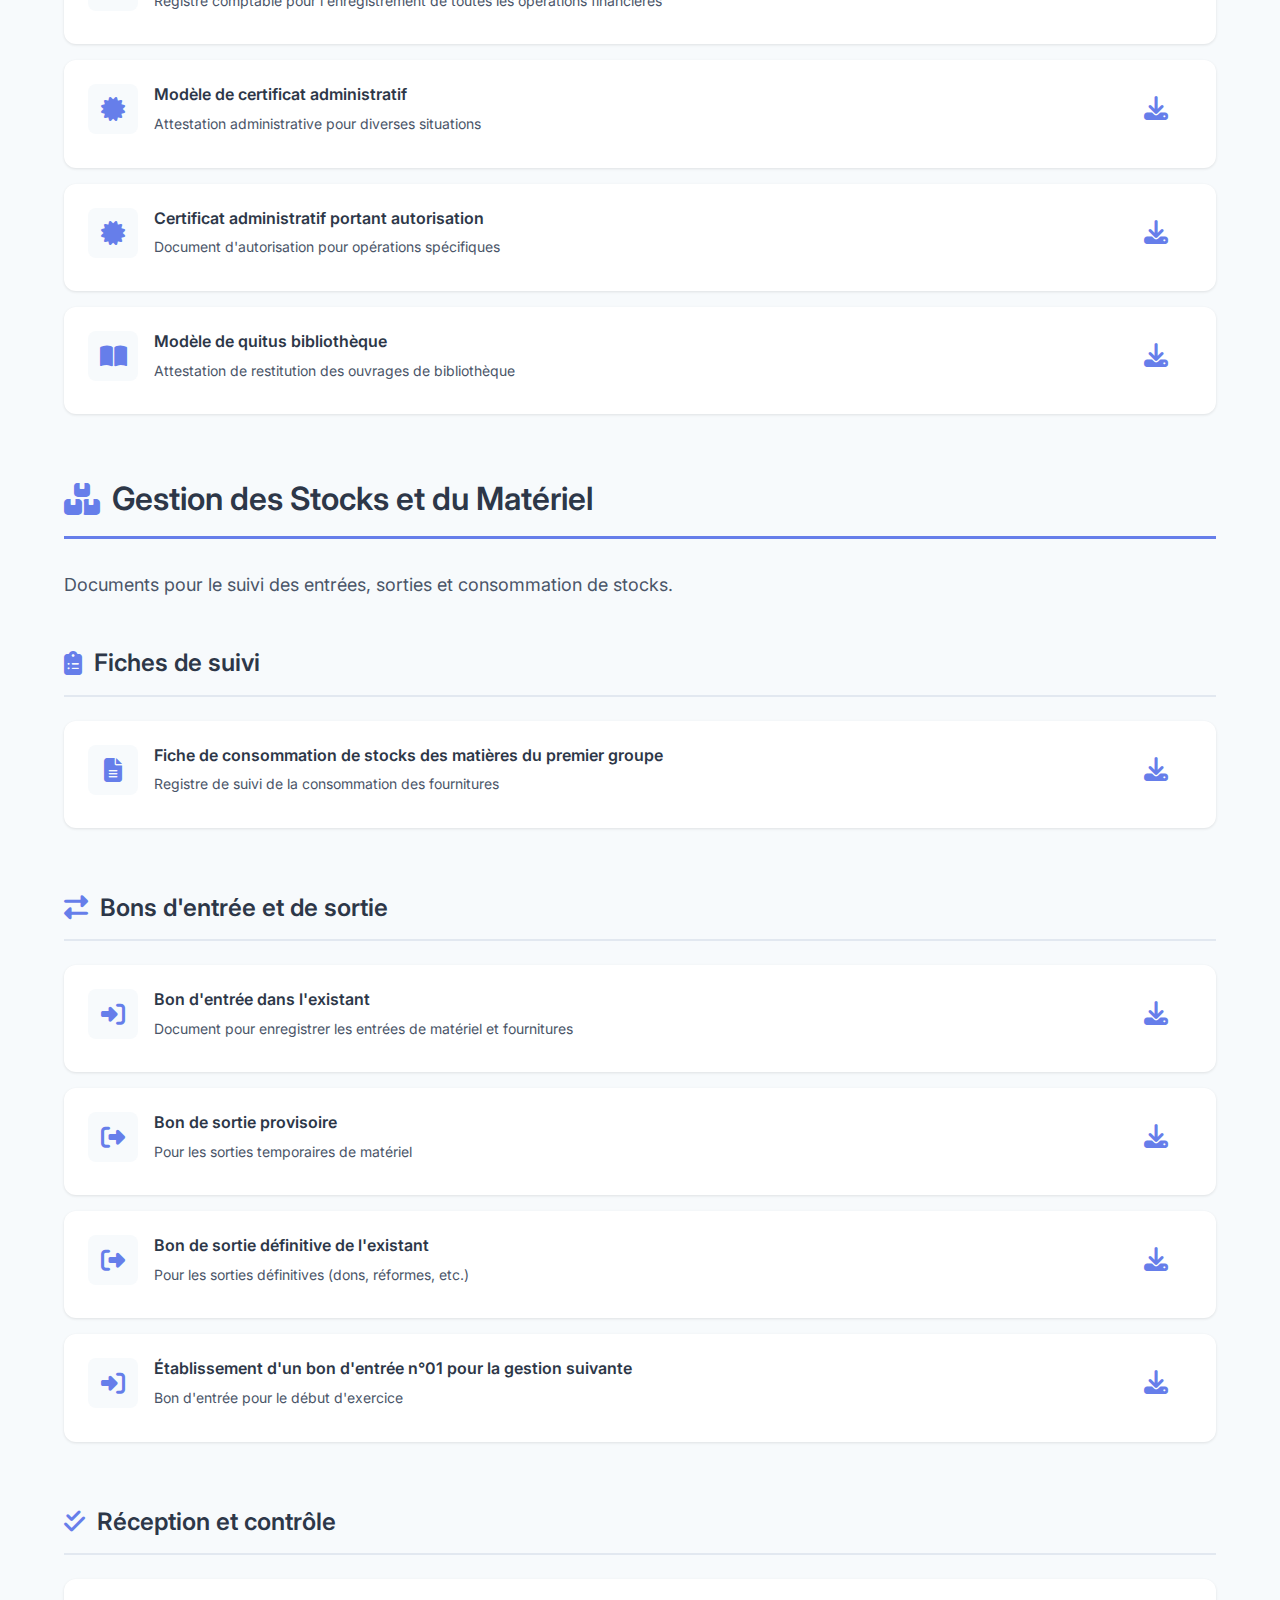
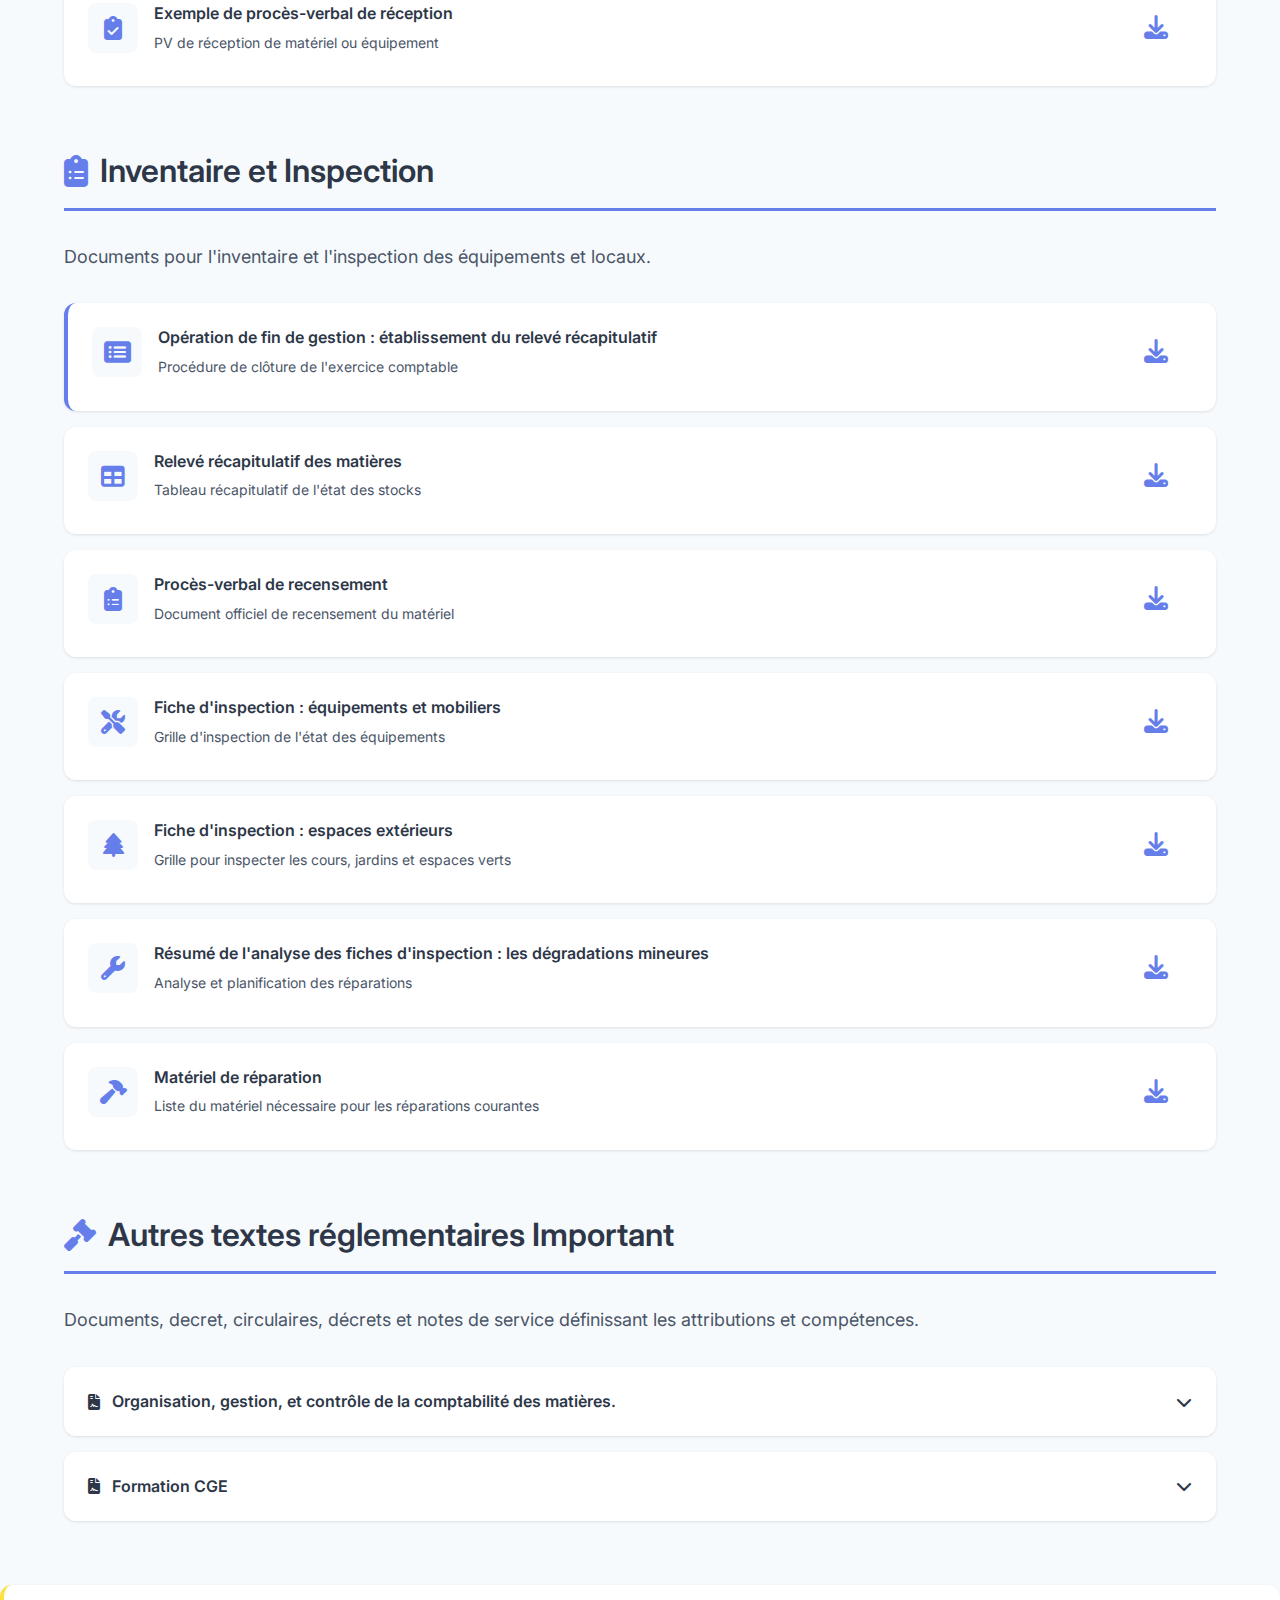
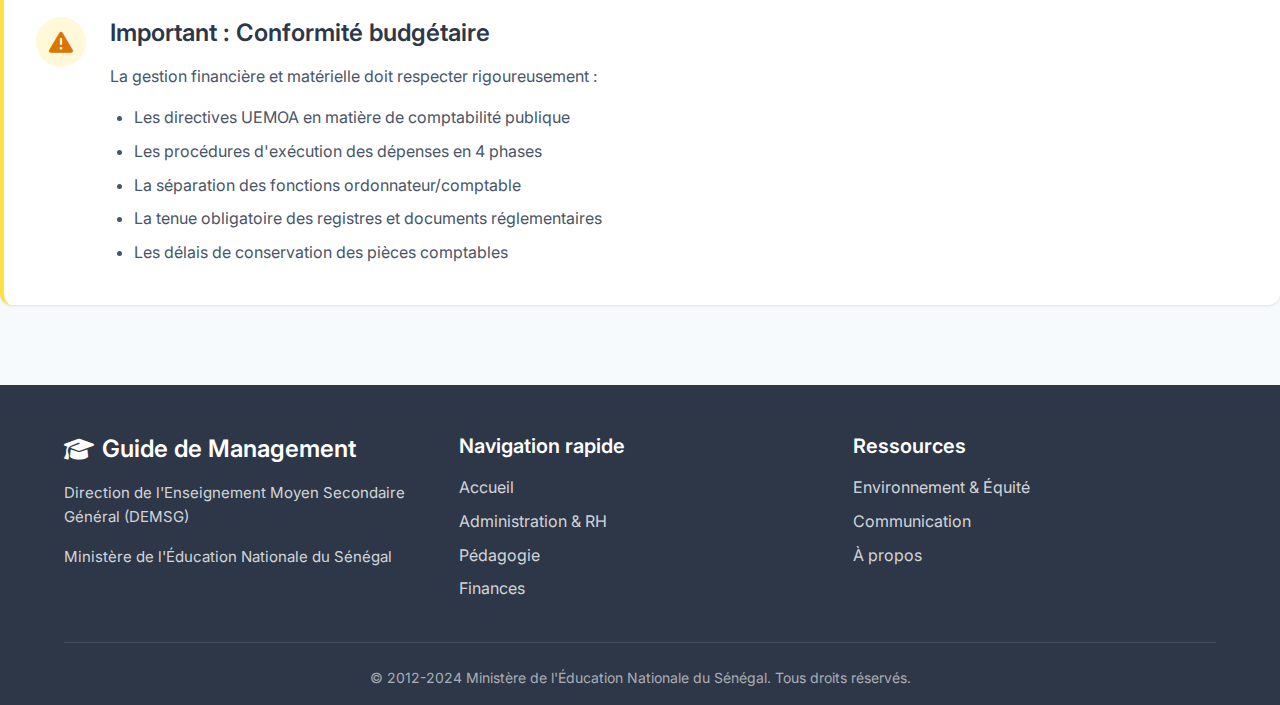
<file: finances.html>
<!DOCTYPE html>
<html lang="fr">
<head>
    <meta charset="UTF-8">
    <meta name="viewport" content="width=device-width, initial-scale=1.0">
    <title>Gestion Matérielle & Financière - Guide de Management</title>
    <link rel="stylesheet" href="css/style.css">
    <link href="https://fonts.googleapis.com/css2?family=Inter:wght@300;400;500;600;700&display=swap" rel="stylesheet">
    <link rel="stylesheet" href="https://cdn.jsdelivr.net/npm/@fortawesome/fontawesome-free@6.4.0/css/all.min.css">
</head>
<body>
    <!-- Header -->
    <header class="header">
        <div class="container">
            <div class="header-content">
                <div class="logo">
                    <i class="fas fa-graduation-cap"></i>
                    <span>Guide de Management</span>
                </div>
                <nav class="nav">
                    <a href="index.html" class="nav-link">Accueil</a>
                    <a href="administration.html" class="nav-link">Administration & RH</a>
                    <a href="pedagogie.html" class="nav-link">Pédagogie</a>
                    <a href="finances.html" class="nav-link active">Finances</a>
                    <a href="environnement.html" class="nav-link">Environnement & Équité</a>
                    <a href="communication.html" class="nav-link">Communication</a>
                </nav>
                <button class="mobile-menu-toggle" aria-label="Menu">
                    <i class="fas fa-bars"></i>
                </button>
            </div>
        </div>
    </header>

    <!-- Page Header -->
    <section class="page-header" style="background: linear-gradient(135deg, #4facfe 0%, #00f2fe 100%);">
        <div class="container">
            <div class="page-header-content">
                <div class="breadcrumb">
                    <a href="index.html"><i class="fas fa-home"></i> Accueil</a>
                    <span>/</span>
                    <span>Gestion Matérielle & Financière</span>
                </div>
                <h1><i class="fas fa-coins"></i> Gestion Matérielle & Financière</h1>
                <p>Outils et procédures pour la gestion budgétaire et matérielle de l'établissement</p>
            </div>
        </div>
    </section>

    <!-- Quick Navigation -->
    <section class="quick-nav">
        <div class="container">
            <div class="quick-nav-scroll">
                <a href="#textes-reglementaires" class="quick-nav-item">
                    <i class="fas fa-gavel"></i>
                    <span>Textes réglementaires</span>
                </a>
                <a href="#budget" class="quick-nav-item">
                    <i class="fas fa-file-invoice-dollar"></i>
                    <span>Budget prévisionnel</span>
                </a>
                <a href="#procedures" class="quick-nav-item">
                    <i class="fas fa-list-ol"></i>
                    <span>Procédures</span>
                </a>
                <a href="#comptabilite" class="quick-nav-item">
                    <i class="fas fa-calculator"></i>
                    <span>Comptabilité</span>
                </a>
                <a href="#gestion-stocks" class="quick-nav-item">
                    <i class="fas fa-boxes"></i>
                    <span>Gestion des stocks</span>
                </a>
                <a href="#inventaire" class="quick-nav-item">
                    <i class="fas fa-clipboard-list"></i>
                    <span>Inventaire</span>
                </a>
            </div>
        </div>
    </section>

    <!-- Main Content -->
    <main class="main-content">
        <div class="container">
            
            <!-- Textes réglementaires -->
            <section id="textes-reglementaires" class="content-section">
                <h2><i class="fas fa-gavel"></i> Textes Réglementaires</h2>
                <p class="section-intro">Décret, Circulaires, arrêtés et directives sur la gestion financière et matérielle.</p>
                

               <div class="accordion-item">
                        <div class="accordion-header">
                            <h3><i class="fas fa-file-contract"></i> Décret sur le Conseil de Gestion de l'Établissement (CGE)</h3>
                            <i class="fas fa-chevron-down"></i>
                        </div>
                        <div class="accordion-content">
                            <p><strong>Décret 2000-337 du 16 mai 2000</strong> portant création des CGE dans l'enseignement moyen secondaire général</p>
                            <div class="document-meta">
                            </div>
                            <a target="_blank" href="docs/Decret_2000_CGE.pdf" class="btn-download" download>
                                <i class="fas fa-download"></i> Télécharger
                            </a>
                        </div>
                    </div>

                <div class="documents-list">
                    <div class="document-item highlighted">
                        <div class="document-item-icon"><i class="fas fa-gavel"></i></div>
                        <div class="document-item-content">

                            <h4>Circulaire 004465/MEPEMSLN/SG/DEMSG du 15 septembre 2010</h4>
                            <p>Relative à la mobilisation et à la gestion des ressources additionnelles des lycées et collèges</p>
                        </div>
                        <a target="_blank" href="docs/Recources_addit.pdf" class="btn" download>
                            <i class="fas fa-download"></i>
                        </a>
                            
                    </div>

                    <div class="document-item highlighted">
                        <div class="document-item-icon"><i class="fas fa-gavel"></i></div>
                        <div class="document-item-content">
                            <h4>Circulaire 004377/ME/SG/DEMSG/DAJLD du 11 octobre 2007</h4>
                            <p>Fixant le montant et la répartition des frais d'inscription dans les établissements d'enseignement moyen et secondaire</p>
                        </div>
                        <a target="_blank" href="docs/GUIDE-DE-MANAGEMENT_142-142.pdf" class="btn" download>
                            <i class="fas fa-download"></i>

                        </a>
                    </div>

                    <div class="document-item highlighted">
                        <div class="document-item-icon"><i class="fas fa-gavel"></i></div>
                        <div class="document-item-content">
                            <h4>Note de Service No. 005670 / ME / DC / JPN / JM du 23 novembre 2005</h4>
                            <p>Portant gestion des crédits d'établissements et compétences du Conseil de Gestion</p>
                        </div>
                        <a target="_blank" href="docs/GUIDE-DE-MANAGEMENT_143-143.pdf" class="btn" download>
                            <i class="fas fa-download"></i>
                        </a>
                    </div>

                    <div class="document-item highlighted">
                        <div class="document-item-icon"><i class="fas fa-gavel"></i></div>
                        <div class="document-item-content">
                            <h4>Arrêté interministériel N°00320 du 17 mars 2004</h4>
                            <p>Fixant les modalités de mobilisation des ressources générées par les établissements d'enseignement moyen et secondaire</p>
                        </div>
                        <a target="_blank" href="docs/Repartition_ressources.pdf" class="btn" download>
                            <i class="fas fa-download"></i>
                        </a>
                    </div>

                    <div class="document-item">
                        <div class="document-item-icon"><i class="fas fa-file-alt"></i></div>
                        <div class="document-item-content">
                            <h4>Directive UEMOA - Objets de dépenses éligibles par nature</h4>
                            <p>Classification et nomenclature budgétaire selon les normes UEMOA</p>
                        </div>
                        <a target="_blank" href="docs/DIRECTIVE_UEMOA.pdf" class="btn" download>
                            <i class="fas fa-download"></i>
                        </a>
                    </div>

                    <div class="document-item">
                        <div class="document-item-icon"><i class="fas fa-file-alt"></i></div>
                        <div class="document-item-content">
                            <h4>Objets de dépenses éligibles par nature</h4>
                            <p>Il s'agit des matieres éligibles par nature</p>
                        </div>
                        <a target="_blank" href="docs/OBJETS_DEPENSES_ELIGIBLES.pdf" class="btn" download>
                            <i class="fas fa-download"></i>
                        </a>
                    </div>

                    <div class="document-item">
                        <div class="document-item-icon"><i class="fas fa-file-alt"></i></div>
                        <div class="document-item-content">
                            <h4>Extrait de l'instruction générale N° du 08/03/1988</h4>
                            <p>Portant sur la réforme du matériel - Gestion et conservation</p>
                        </div>
                        <a target="_blank" href="docs/Reforme_mat.pdf" class="btn" download>
                            <i class="fas fa-download"></i>
                        </a>
                    </div>
                </div>
            </section>

            <!-- Budget prévisionnel -->
            <section id="budget" class="content-section">
                <h2><i class="fas fa-file-invoice-dollar"></i> Budget Prévisionnel</h2>
                <p class="section-intro">Élaboration et suivi du budget prévisionnel de l'établissement.</p>
                
                <div class="documents-grid">
                    <div class="document-card featured">
                        <div class="document-icon">
                            <i class="fas fa-chart-pie"></i>
                        </div>
                        <div class="document-content">
                            <h3>Élaboration du budget prévisionnel d'un établissement</h3>
                            <p>Guide complet pour l'élaboration du budget prévisionnel avec méthodologie et exemples</p>
                            
                        </div>
                        <div class="document-actions">
                            <a target="_blank" href="docs/BUDGET_PREVISIONNEL .pdf" class="btn-download" download>
                                <i class="fas fa-download"></i> Télécharger
                            </a>
                        </div>
                    </div>

                    <div class="document-card">
                        <div class="document-icon">
                            <i class="fas fa-file-alt"></i>
                        </div>
                        <div class="document-content">
                            <h3>Canevas d'élaboration du budget prévisionnel</h3>
                            <p>Modèle vierge à compléter pour le budget de l'établissement</p>
                        </div>
                        <div class="document-actions">
                            <a target="_blank" href="docs/canevas budget prévisionnel.docx" class="btn-download" download>
                                <i class="fas fa-download"></i>
                            </a>
                        </div>
                    </div>

                    <div class="document-card">
                        <div class="document-icon">
                            <i class="fas fa-file-signature"></i>
                        </div>
                        <div class="document-content">
                            <h3>Exemple d'autorisation de décaissement</h3>
                            <p>Modèle d'autorisation pour les dépenses budgétaires</p>
                        </div>
                        <div class="document-actions">
                            <a target="_blank" href="docs/GUIDE-DE-MANAGEMENT_144-144.pdf" class="btn-download" download>
                                <i class="fas fa-download"></i>
                            </a>
                        </div>
                    </div>
                </div>
            </section>

            <!-- Procédures d'exécution -->
            <section id="procedures" class="content-section">
                <h2><i class="fas fa-list-ol"></i> Procédures d'Exécution des Dépenses</h2>
                <p class="section-intro">Étapes et procédures pour l'exécution budgétaire conforme.</p>
                
                <div class="documents-grid">
                    <div class="document-card featured">
                        <div class="document-icon">
                            <i class="fas fa-tasks"></i>
                        </div>
                        <div class="document-content">
                            <h3>Procédures d'exécution des dépenses</h3>
                            <p>Guide complet des 4 phases d'exécution budgétaire</p>
                            <ul class="document-features">
                                <li><i class="fas fa-check"></i> Phase 1 : Engagement</li>
                                <li><i class="fas fa-check"></i> Phase 2 : Liquidation</li>
                                <li><i class="fas fa-check"></i> Phase 3 : Ordonnancement</li>
                                <li><i class="fas fa-check"></i> Phase 4 : Paiement</li>
                            </ul>
                        </div>
                        <div class="document-actions">
                            <a target="_blank" href="docs/PROCEDURES_budget.pdf" class="btn-download" download>
                                <i class="fas fa-download"></i> Télécharger
                            </a>
                        </div>
                    </div>

                    <div class="document-card">
                        <div class="document-icon">
                            <i class="fas fa-file-invoice"></i>
                        </div>
                        <div class="document-content">
                            <h3>Exemple de bon vert d'engagement</h3>
                            <p>Modèle de document d'engagement de dépense</p>
                        </div>
                        <div class="document-actions">
                            <a target="_blank" href="docs/bon_vert.pdf" class="btn-download" download>
                                <i class="fas fa-download"></i>
                            </a>
                        </div>
                    </div>
                </div>
            </section>

            <!-- Comptabilité -->
            <section id="comptabilite" class="content-section">
                <h2><i class="fas fa-calculator"></i> Comptabilité et Documents Financiers</h2>
                <p class="section-intro">Registres et documents comptables obligatoires.</p>
                
                <div class="documents-list">
                    <div class="document-item">
                        <div class="document-item-icon"><i class="fas fa-book"></i></div>
                        <div class="document-item-content">
                            <h4>Grand livre des comptes</h4>
                            <p>Registre comptable pour l'enregistrement de toutes les opérations financières</p>
                        </div>
                        <a target="_blank" href="docs/GRAND_LIVRE_COMPTES.pdf" class="btn" download>
                            <i class="fas fa-download"></i>
                        </a>
                    </div>

                    <div class="document-item">
                        <div class="document-item-icon"><i class="fas fa-certificate"></i></div>
                        <div class="document-item-content">
                            <h4>Modèle de certificat administratif</h4>
                            <p>Attestation administrative pour diverses situations</p>
                        </div>
                        <a target="_blank" href="docs/GUIDE-DE-MANAGEMENT_166-166.pdf" class="btn" download>
                            <i class="fas fa-download"></i>
                        </a>
                    </div>

                    <div class="document-item">
                        <div class="document-item-icon"><i class="fas fa-certificate"></i></div>
                        <div class="document-item-content">
                            <h4>Certificat administratif portant autorisation</h4>
                            <p>Document d'autorisation pour opérations spécifiques</p>
                        </div>
                        <a target="_blank" href="docs/GUIDE-DE-MANAGEMENT_174-174.pdf" class="btn" download>
                            <i class="fas fa-download"></i>
                        </a>
                    </div>

                    <div class="document-item">
                        <div class="document-item-icon"><i class="fas fa-book-open"></i></div>
                        <div class="document-item-content">
                            <h4>Modèle de quitus bibliothèque</h4>
                            <p>Attestation de restitution des ouvrages de bibliothèque</p>
                        </div>
                        <a target="_blank" href="docs/GUIDE-DE-MANAGEMENT_167-167.pdf" class="btn" download>
                            <i class="fas fa-download"></i>
                        </a>
                    </div>
                </div>
            </section>

            <!-- Gestion des stocks -->
            <section id="gestion-stocks" class="content-section">
                <h2><i class="fas fa-boxes"></i> Gestion des Stocks et du Matériel</h2>
                <p class="section-intro">Documents pour le suivi des entrées, sorties et consommation de stocks.</p>
                
                <div class="category-block">
                    <h3><i class="fas fa-clipboard-list"></i> Fiches de suivi</h3>
                    <div class="documents-list">
                        <div class="document-item">
                            <div class="document-item-icon"><i class="fas fa-file-alt"></i></div>
                            <div class="document-item-content">
                                <h4>Fiche de consommation de stocks des matières du premier groupe</h4>
                                <p>Registre de suivi de la consommation des fournitures</p>
                            </div>
                            <a target="_blank" href="docs/GUIDE-DE-MANAGEMENT_168-168.pdf" class="btn" download>
                                <i class="fas fa-download"></i>
                            </a>
                        </div>
                    </div>
                </div>

                <div class="category-block">
                    <h3><i class="fas fa-exchange-alt"></i> Bons d'entrée et de sortie</h3>
                    <div class="documents-list">
                        <div class="document-item">
                            <div class="document-item-icon"><i class="fas fa-sign-in-alt"></i></div>
                            <div class="document-item-content">
                                <h4>Bon d'entrée dans l'existant</h4>
                                <p>Document pour enregistrer les entrées de matériel et fournitures</p>
                            </div>
                            <a target="_blank" href="docs/b existant.docx" class="btn" download>
                                <i class="fas fa-download"></i>
                            </a>
                        </div>

                        <div class="document-item">
                            <div class="document-item-icon"><i class="fas fa-sign-out-alt"></i></div>
                            <div class="document-item-content">
                                <h4>Bon de sortie provisoire</h4>
                                <p>Pour les sorties temporaires de matériel</p>
                            </div>
                            <a target="_blank" href="docs/b SORTIE.docx" class="btn" download>
                                <i class="fas fa-download"></i>
                            </a>
                        </div>

                        <div class="document-item">
                            <div class="document-item-icon"><i class="fas fa-sign-out-alt"></i></div>
                            <div class="document-item-content">
                                <h4>Bon de sortie définitive de l'existant</h4>
                                <p>Pour les sorties définitives (dons, réformes, etc.)</p>
                            </div>
                            <a target="_blank" href="docs/b SORTIE DEFINITIF.docx" class="btn" download>
                                <i class="fas fa-download"></i>
                            </a>
                        </div>

                        <div class="document-item">
                            <div class="document-item-icon"><i class="fas fa-sign-in-alt"></i></div>
                            <div class="document-item-content">
                                <h4>Établissement d'un bon d'entrée n°01 pour la gestion suivante</h4>
                                <p>Bon d'entrée pour le début d'exercice</p>
                            </div>
                            <a target="_blank" href="docs/b balance.docx" class="btn" download>
                                <i class="fas fa-download"></i>
                            </a>
                        </div>
                    </div>
                </div>

                <div class="category-block">
                    <h3><i class="fas fa-check-double"></i> Réception et contrôle</h3>
                    <div class="documents-list">
                        <div class="document-item">
                            <div class="document-item-icon"><i class="fas fa-clipboard-check"></i></div>
                            <div class="document-item-content">
                                <h4>Exemple de procès-verbal de réception</h4>
                                <p>PV de réception de matériel ou équipement</p>
                            </div>
                            <a target="_blank" href="docs/GUIDE-DE-MANAGEMENT_176-176.pdf" class="btn" download>
                                <i class="fas fa-download"></i>
                            </a>
                        </div>
                    </div>
                </div>
            </section>

            <!-- Inventaire -->
            <section id="inventaire" class="content-section">
                <h2><i class="fas fa-clipboard-list"></i> Inventaire et Inspection</h2>
                <p class="section-intro">Documents pour l'inventaire et l'inspection des équipements et locaux.</p>
                
                <div class="documents-list">
                    <div class="document-item highlighted">
                        <div class="document-item-icon"><i class="fas fa-list-alt"></i></div>
                        <div class="document-item-content">
                            <h4>Opération de fin de gestion : établissement du relevé récapitulatif</h4>
                            <p>Procédure de clôture de l'exercice comptable</p>
                        </div>
                        <a target="_blank" href="docs/GUIDE-DE-MANAGEMENT_177-177.pdf" class="btn" download>
                            <i class="fas fa-download"></i>
                        </a>
                    </div>

                    <div class="document-item">
                        <div class="document-item-icon"><i class="fas fa-table"></i></div>
                        <div class="document-item-content">
                            <h4>Relevé récapitulatif des matières</h4>
                            <p>Tableau récapitulatif de l'état des stocks</p>
                        </div>
                        <a target="_blank" href="docs/GUIDE-DE-MANAGEMENT_177-177.pdf" class="btn" download>
                            <i class="fas fa-download"></i>
                        </a>
                    </div>

                    <div class="document-item">
                        <div class="document-item-icon"><i class="fas fa-clipboard-list"></i></div>
                        <div class="document-item-content">
                            <h4>Procès-verbal de recensement</h4>
                            <p>Document officiel de recensement du matériel</p>
                        </div>
                        <a target="_blank" href="docs/GUIDE-DE-MANAGEMENT_178-178.pdf" class="btn" download>
                            <i class="fas fa-download"></i>
                        </a>
                    </div>

                    <div class="document-item">
                        <div class="document-item-icon"><i class="fas fa-tools"></i></div>
                        <div class="document-item-content">
                            <h4>Fiche d'inspection : équipements et mobiliers</h4>
                            <p>Grille d'inspection de l'état des équipements</p>
                        </div>
                        <a target="_blank" href="docs/GUIDE-DE-MANAGEMENT_179-179.pdf" class="btn" download>
                            <i class="fas fa-download"></i>
                        </a>
                    </div>

                    <div class="document-item">
                        <div class="document-item-icon"><i class="fas fa-tree"></i></div>
                        <div class="document-item-content">
                            <h4>Fiche d'inspection : espaces extérieurs</h4>
                            <p>Grille pour inspecter les cours, jardins et espaces verts</p>
                        </div>
                        <a target="_blank" href="docs/GUIDE-DE-MANAGEMENT_180-180.pdf" class="btn" download>
                            <i class="fas fa-download"></i>
                        </a>
                    </div>

                    <div class="document-item">
                        <div class="document-item-icon"><i class="fas fa-wrench"></i></div>
                        <div class="document-item-content">
                            <h4>Résumé de l'analyse des fiches d'inspection : les dégradations mineures</h4>
                            <p>Analyse et planification des réparations</p>
                        </div>
                        <a target="_blank" href="docs/GUIDE-DE-MANAGEMENT_181-181.pdf" class="btn" download>
                            <i class="fas fa-download"></i>
                        </a>
                    </div>

                    <div class="document-item">
                        <div class="document-item-icon"><i class="fas fa-hammer"></i></div>
                        <div class="document-item-content">
                            <h4>Matériel de réparation</h4>
                            <p>Liste du matériel nécessaire pour les réparations courantes</p>
                        </div>
                        <a target="_blank" href="docs/GUIDE-DE-MANAGEMENT_181-181.pdf" class="btn" download>
                            <i class="fas fa-download"></i>
                        </a>
                    </div>
                </div>
            </section>


            <!-- Autres Textes réglementaires sur la finance -->
            <section id="autres-textes" class="content-section">
                <h2><i class="fas fa-gavel"></i> Autres textes réglementaires Important</h2>
                <p class="section-intro">Documents, decret, circulaires, décrets et notes de service définissant les attributions et compétences.</p>
                
                <div class="accordion">
                    <div class="accordion-item">
                        <div class="accordion-header">
                            <h3><i class="fas fa-file-contract"></i> Organisation, gestion, et contrôle de la comptabilité des matières.</h3>
                            <i class="fas fa-chevron-down"></i>
                        </div>
                        <div class="accordion-content">
                            <p><strong>décret n°2018-842 du 09 mai 2018</strong> Les règles d’organisation, de gestion et de contrôle
                                       de la comptabilité des matières.</p>
                            <div class="document-meta">
                            </div>
                            <a target="_blank" href="docs/Att_CE_Fin.pdf" class="btn-download" download>
                                <i class="fas fa-download"></i> Télécharger
                            </a>
                        </div>
                    </div>

                    <div class="accordion-item">
                        <div class="accordion-header">
                            <h3><i class="fas fa-file-contract"></i> Formation CGE</h3>
                            <i class="fas fa-chevron-down"></i>
                        </div>
                        <div class="accordion-content">
                            <p><strong>Document PowerPoint sur la gestion financière et matérielle</strong></p>
                            <div class="document-meta">
                            </div>
                            <a target="_blank" href="docs/Presentation CGE Gestion_v20fev2015.ppt" class="btn-download" download>
                                <i class="fas fa-download"></i> Télécharger
                            </a>
                        </div>
                    </div>
                    </div>
                </div>
            </section>

            <!-- Info Box -->
            <div class="info-box warning">
                <div class="info-box-icon">
                    <i class="fas fa-exclamation-triangle"></i>
                </div>
                <div class="info-box-content">
                    <h3>Important : Conformité budgétaire</h3>
                    <p>La gestion financière et matérielle doit respecter rigoureusement :</p>
                    <ul>
                        <li>Les directives UEMOA en matière de comptabilité publique</li>
                        <li>Les procédures d'exécution des dépenses en 4 phases</li>
                        <li>La séparation des fonctions ordonnateur/comptable</li>
                        <li>La tenue obligatoire des registres et documents réglementaires</li>
                        <li>Les délais de conservation des pièces comptables</li>
                    </ul>
                </div>
            </div>

        </div>
    </main>

    <!-- Back to Top -->
    <button class="back-to-top" id="backToTop">
        <i class="fas fa-arrow-up"></i>
    </button>

    <!-- Footer -->
    <footer class="footer">
        <div class="container">
            <div class="footer-content">
                <div class="footer-section">
                    <h3><i class="fas fa-graduation-cap"></i> Guide de Management</h3>
                    <p>Direction de l'Enseignement Moyen Secondaire Général (DEMSG)</p>
                    <p>Ministère de l'Éducation Nationale du Sénégal</p>
                </div>
                <div class="footer-section">
                    <h4>Navigation rapide</h4>
                    <ul>
                        <li><a href="index.html">Accueil</a></li>
                        <li><a href="administration.html">Administration & RH</a></li>
                        <li><a href="pedagogie.html">Pédagogie</a></li>
                        <li><a href="finances.html">Finances</a></li>
                    </ul>
                </div>
                <div class="footer-section">
                    <h4>Ressources</h4>
                    <ul>
                        <li><a href="environnement.html">Environnement & Équité</a></li>
                        <li><a href="communication.html">Communication</a></li>
                        <li><a href="index.html#about">À propos</a></li>
                    </ul>
                </div>
            </div>
            <div class="footer-bottom">
                <p>&copy; 2012-2024 Ministère de l'Éducation Nationale du Sénégal. Tous droits réservés.</p>
            </div>
        </div>
    </footer>

    <script src="js/main.js"></script>
</body>
</html>
</file>
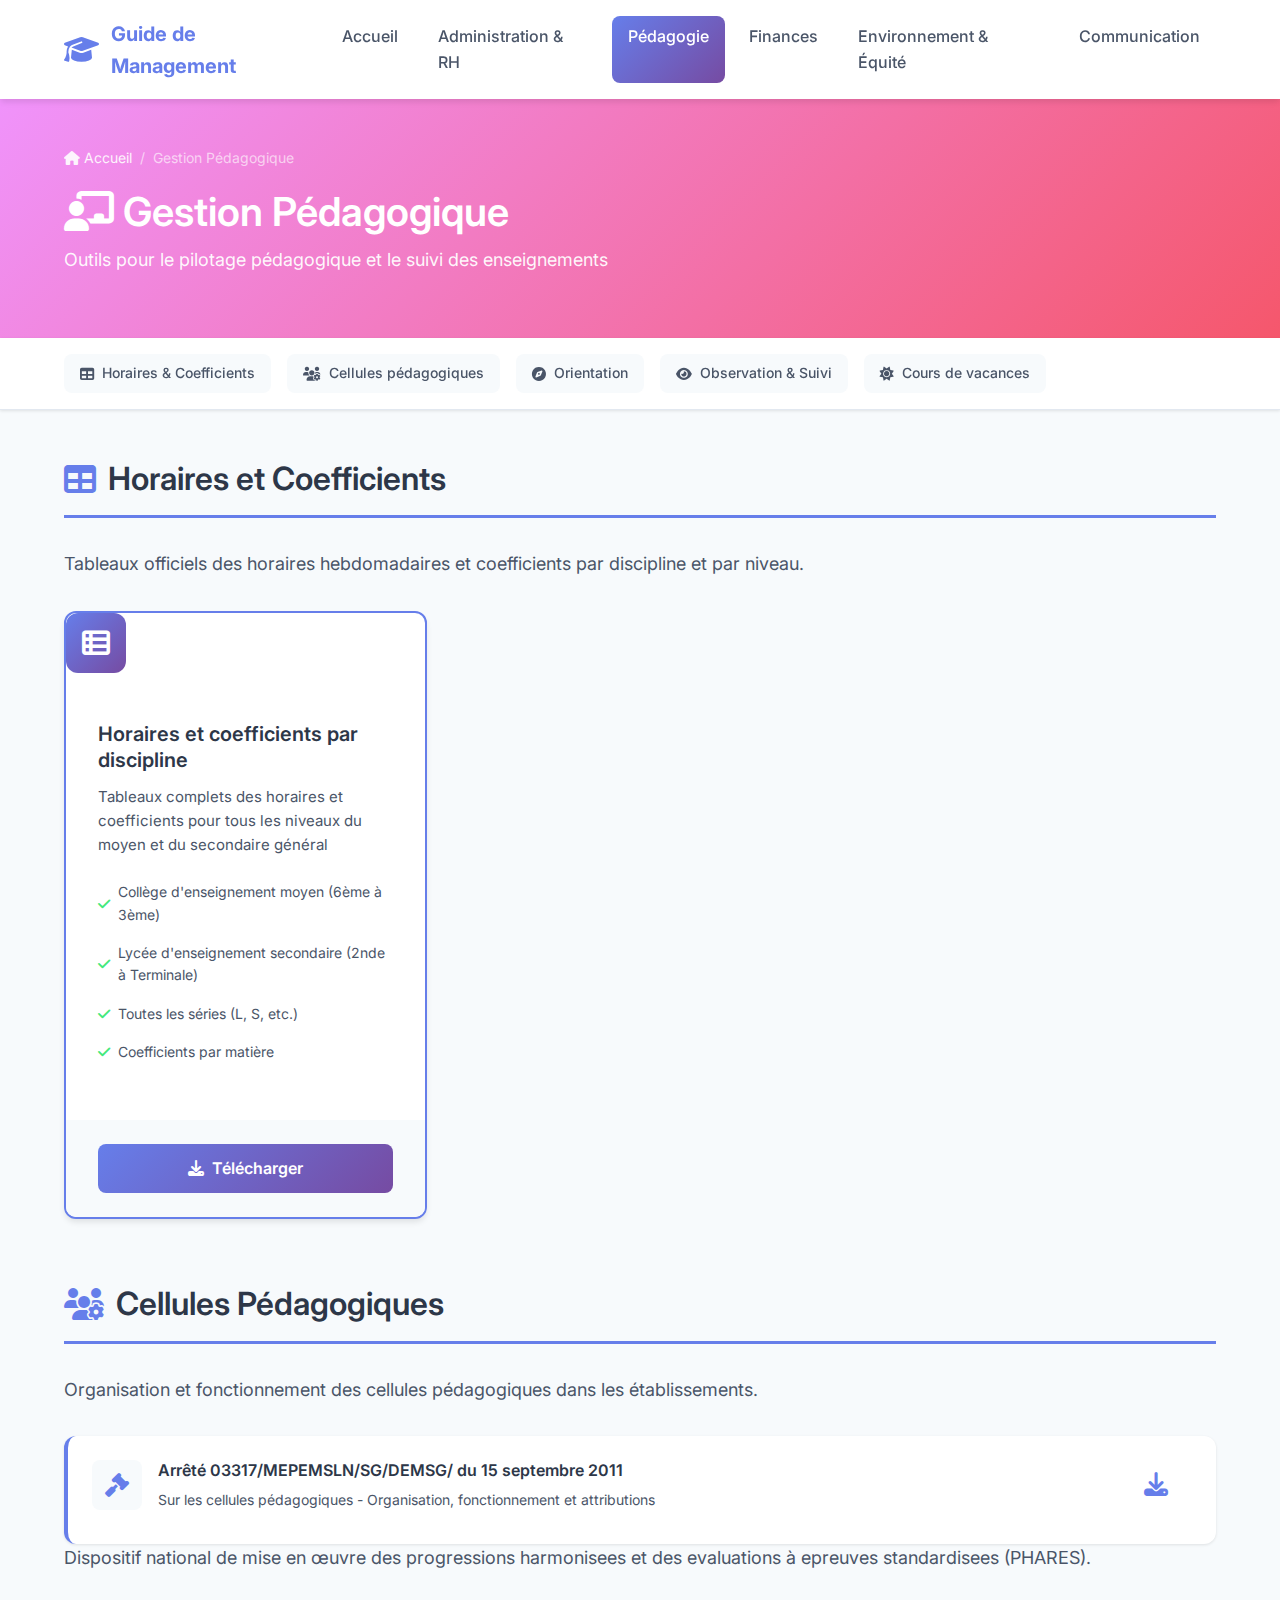
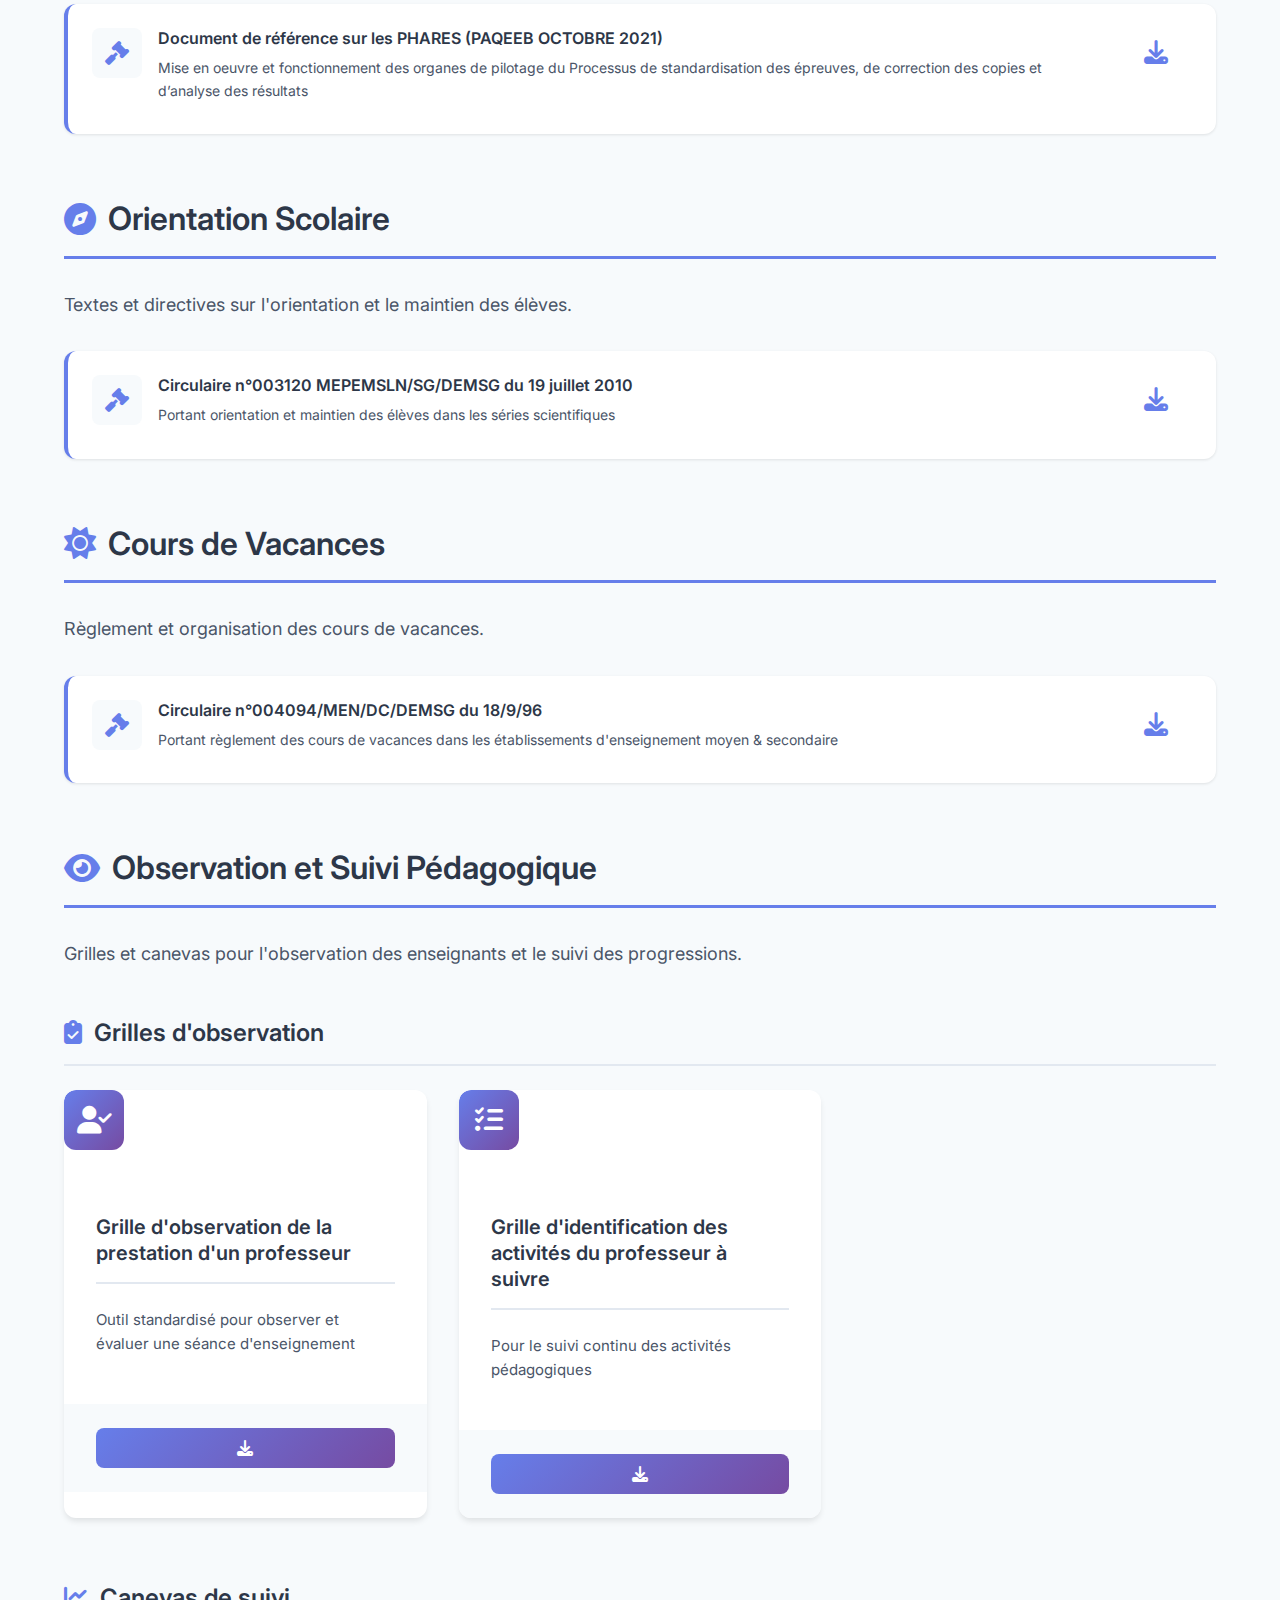
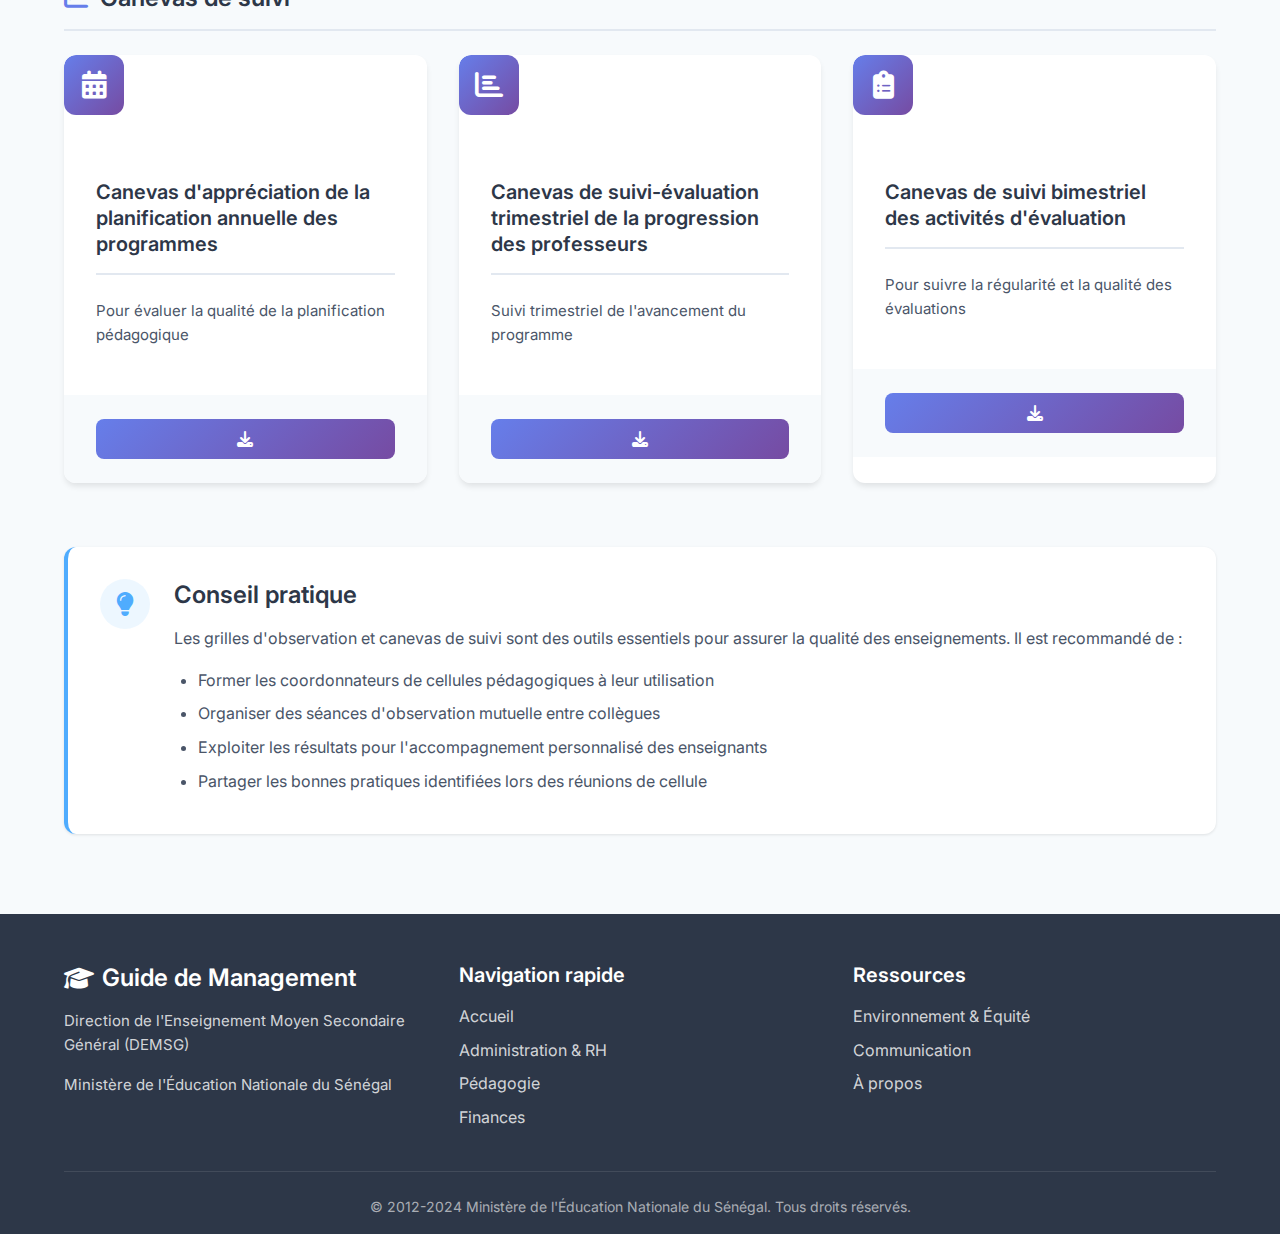
<file: pedagogie.html>
<!DOCTYPE html>
<html lang="fr">
<head>
    <meta charset="UTF-8">
    <meta name="viewport" content="width=device-width, initial-scale=1.0">
    <title>Gestion Pédagogique - Guide de Management</title>
    <link rel="stylesheet" href="css/style.css">
    <link href="https://fonts.googleapis.com/css2?family=Inter:wght@300;400;500;600;700&display=swap" rel="stylesheet">
    <link rel="stylesheet" href="https://cdn.jsdelivr.net/npm/@fortawesome/fontawesome-free@6.4.0/css/all.min.css">
</head>
<body>
    <!-- Header -->
    <header class="header">
        <div class="container">
            <div class="header-content">
                <div class="logo">
                    <i class="fas fa-graduation-cap"></i>
                    <span>Guide de Management</span>
                </div>
                <nav class="nav">
                    <a href="index.html" class="nav-link">Accueil</a>
                    <a href="administration.html" class="nav-link">Administration & RH</a>
                    <a href="pedagogie.html" class="nav-link active">Pédagogie</a>
                    <a href="finances.html" class="nav-link">Finances</a>
                    <a href="environnement.html" class="nav-link">Environnement & Équité</a>
                    <a href="communication.html" class="nav-link">Communication</a>
                </nav>
                <button class="mobile-menu-toggle" aria-label="Menu">
                    <i class="fas fa-bars"></i>
                </button>
            </div>
        </div>
    </header>

    <!-- Page Header -->
    <section class="page-header" style="background: linear-gradient(135deg, #f093fb 0%, #f5576c 100%);">
        <div class="container">
            <div class="page-header-content">
                <div class="breadcrumb">
                    <a href="index.html"><i class="fas fa-home"></i> Accueil</a>
                    <span>/</span>
                    <span>Gestion Pédagogique</span>
                </div>
                <h1><i class="fas fa-chalkboard-teacher"></i> Gestion Pédagogique</h1>
                <p>Outils pour le pilotage pédagogique et le suivi des enseignements</p>

            </div>
        </div>
    </section>

    <!-- Quick Navigation -->
    <section class="quick-nav">
        <div class="container">
            <div class="quick-nav-scroll">
                <a href="#horaires-coefficients" class="quick-nav-item">
                    <i class="fas fa-table"></i>
                    <span>Horaires & Coefficients</span>
                </a>
                <a href="#cellules-pedagogiques" class="quick-nav-item">
                    <i class="fas fa-users-cog"></i>
                    <span>Cellules pédagogiques</span>
                </a>
                <a href="#orientation" class="quick-nav-item">
                    <i class="fas fa-compass"></i>
                    <span>Orientation</span>
                </a>
                <a href="#observation-suivi" class="quick-nav-item">
                    <i class="fas fa-eye"></i>
                    <span>Observation & Suivi</span>
                </a>
                <a href="#cours-vacances" class="quick-nav-item">
                    <i class="fas fa-sun"></i>
                    <span>Cours de vacances</span>
                </a>
            </div>
        </div>
    </section>

    <!-- Main Content -->
    <main class="main-content">
        <div class="container">
            
            <!-- Horaires et coefficients -->
            <section id="horaires-coefficients" class="content-section">
                <h2><i class="fas fa-table"></i> Horaires et Coefficients</h2>
                <p class="section-intro">Tableaux officiels des horaires hebdomadaires et coefficients par discipline et par niveau.</p>
                
                <div class="documents-grid">
                    <div class="document-card featured">
                        <div class="document-icon">
                            <i class="fas fa-th-list"></i>
                        </div>
                        <div class="document-content">
                            <h3>Horaires et coefficients par discipline</h3>
                            <p>Tableaux complets des horaires et coefficients pour tous les niveaux du moyen et du secondaire général</p>
                            <ul class="document-features">
                                <li><i class="fas fa-check"></i> Collège d'enseignement moyen (6ème à 3ème)</li>
                                <li><i class="fas fa-check"></i> Lycée d'enseignement secondaire (2nde à Terminale)</li>
                                <li><i class="fas fa-check"></i> Toutes les séries (L, S, etc.)</li>
                                <li><i class="fas fa-check"></i> Coefficients par matière</li>
                            </ul>
                            
                        </div>
                        <div class="document-actions">
                            <a target="_blank" href="docs/DECRET 2014-632 fixant les credits et coef.pdf" class="btn-download" download>
                                <i class="fas fa-download"></i> Télécharger
                            </a>
                        </div>
                    </div>
                </div>
            </section>

            <!-- Cellules pédagogiques -->
            <section id="cellules-pedagogiques" class="content-section">
                <h2><i class="fas fa-users-cog"></i> Cellules Pédagogiques</h2>
                <p class="section-intro">Organisation et fonctionnement des cellules pédagogiques dans les établissements.</p>
                
                <div class="documents-list">
                    <div class="document-item highlighted">
                        <div class="document-item-icon"><i class="fas fa-gavel"></i></div>
                        <div class="document-item-content">
                            <h4>Arrêté 03317/MEPEMSLN/SG/DEMSG/ du 15 septembre 2011</h4>
                            <p>Sur les cellules pédagogiques - Organisation, fonctionnement et attributions</p>
                        </div>
                        <a target="_blank" href="docs/Cel_ped.pdf" class="btn" download>
                            <i class="fas fa-download"></i>
                        </a>
                    </div>
                </div>

                

                <p class="section-intro">Dispositif national de mise en œuvre des progressions harmonisees et des evaluations à epreuves standardisees (PHARES).</p>
                
                <div class="documents-list">
                    <div class="document-item highlighted">
                        <div class="document-item-icon"><i class="fas fa-gavel"></i></div>
                        <div class="document-item-content">
                            <h4>Document de référence sur les PHARES (PAQEEB OCTOBRE 2021)</h4>
                            <p>Mise en oeuvre et fonctionnement des organes de pilotage du Processus de standardisation des épreuves, de correction des copies et d’analyse des résultats</p>
                        </div>
                        <a target="_blank" href="docs/PHARES.pdf" class="btn" download>
                            <i class="fas fa-download"></i>
                        </a>
                    </div>
                </div>


            </section>

            <!-- Orientation -->
            <section id="orientation" class="content-section">
                <h2><i class="fas fa-compass"></i> Orientation Scolaire</h2>
                <p class="section-intro">Textes et directives sur l'orientation et le maintien des élèves.</p>
                
                <div class="documents-list">
                    <div class="document-item highlighted">
                        <div class="document-item-icon"><i class="fas fa-gavel"></i></div>
                        <div class="document-item-content">
                            <h4>Circulaire n°003120 MEPEMSLN/SG/DEMSG du 19 juillet 2010</h4>
                            <p>Portant orientation et maintien des élèves dans les séries scientifiques</p>
                        </div>
                        <a target="_blank" href="docs/Maintien_el_ss.pdf" class="btn" download>
                            <i class="fas fa-download"></i>
                        </a>
                    </div>
                </div>
            </section>

            <!-- Cours de vacances -->
            <section id="cours-vacances" class="content-section">
                <h2><i class="fas fa-sun"></i> Cours de Vacances</h2>
                <p class="section-intro">Règlement et organisation des cours de vacances.</p>
                
                <div class="documents-list">
                    <div class="document-item highlighted">
                        <div class="document-item-icon"><i class="fas fa-gavel"></i></div>
                        <div class="document-item-content">
                            <h4>Circulaire n°004094/MEN/DC/DEMSG du 18/9/96</h4>
                            <p>Portant règlement des cours de vacances dans les établissements d'enseignement moyen & secondaire</p>
                            
                        </div>
                        <a target="_blank" href="docs/vacances.pdf" class="btn" download>
                            <i class="fas fa-download"></i>
                        </a>
                    </div>
                </div>
            </section>

            <!-- Observation et suivi -->
            <section id="observation-suivi" class="content-section">
                <h2><i class="fas fa-eye"></i> Observation et Suivi Pédagogique</h2>
                <p class="section-intro">Grilles et canevas pour l'observation des enseignants et le suivi des progressions.</p>
                
                <div class="category-block">
                    <h3><i class="fas fa-clipboard-check"></i> Grilles d'observation</h3>
                    <div class="documents-grid">
                        <div class="document-card">
                            <div class="document-icon">
                                <i class="fas fa-user-check"></i>
                            </div>
                            <div class="document-content">
                                <h3>Grille d'observation de la prestation d'un professeur</h3>
                                <p>Outil standardisé pour observer et évaluer une séance d'enseignement</p>
                               
                            </div>
                            <div class="document-actions">
                                <a target="_blank" href="docs/GUIDE-DE-MANAGEMENT_135-135.pdf" class="btn-download" download>
                                    <i class="fas fa-download"></i>
                                </a>
                            </div>
                        </div>

                        <div class="document-card">
                            <div class="document-icon">
                                <i class="fas fa-tasks"></i>
                            </div>
                            <div class="document-content">
                                <h3>Grille d'identification des activités du professeur à suivre</h3>
                                <p>Pour le suivi continu des activités pédagogiques</p>
                                
                            </div>
                            <div class="document-actions">
                                <a target="_blank" href="docs/GUIDE-DE-MANAGEMENT_136-136.pdf" class="btn-download" download>
                                    <i class="fas fa-download"></i>
                                </a>
                            </div>
                        </div>
                    </div>
                </div>

                <div class="category-block">
                    <h3><i class="fas fa-chart-line"></i> Canevas de suivi</h3>
                    <div class="documents-grid">
                        <div class="document-card">
                            <div class="document-icon">
                                <i class="fas fa-calendar-alt"></i>
                            </div>
                            <div class="document-content">
                                <h3>Canevas d'appréciation de la planification annuelle des programmes</h3>
                                <p>Pour évaluer la qualité de la planification pédagogique</p>
                                
                            </div>
                            <div class="document-actions">
                                <a target="_blank" href="docs/GUIDE-DE-MANAGEMENT_136-136.pdf" class="btn-download" download>
                                    <i class="fas fa-download"></i>
                                </a>
                            </div>
                        </div>

                        <div class="document-card">
                            <div class="document-icon">
                                <i class="fas fa-chart-bar"></i>
                            </div>
                            <div class="document-content">
                                <h3>Canevas de suivi-évaluation trimestriel de la progression des professeurs</h3>
                                <p>Suivi trimestriel de l'avancement du programme</p>
                                
                            </div>
                            <div class="document-actions">
                                <a target="_blank" href="docs/GUIDE-DE-MANAGEMENT_137-137.pdf" class="btn-download" download>
                                    <i class="fas fa-download"></i>
                                </a>
                            </div>
                        </div>

                        <div class="document-card">
                            <div class="document-icon">
                                <i class="fas fa-clipboard-list"></i>
                            </div>
                            <div class="document-content">
                                <h3>Canevas de suivi bimestriel des activités d'évaluation</h3>
                                <p>Pour suivre la régularité et la qualité des évaluations</p>
                                
                            </div>
                            <div class="document-actions">
                                <a target="_blank" href="docs/GUIDE-DE-MANAGEMENT_137-137.pdf" class="btn-download" download>
                                    <i class="fas fa-download"></i>
                                </a>
                            </div>
                        </div>
                    </div>
                </div>
            </section>

            <!-- Info Box -->
            <div class="info-box">
                <div class="info-box-icon">
                    <i class="fas fa-lightbulb"></i>
                </div>
                <div class="info-box-content">
                    <h3>Conseil pratique</h3>
                    <p>Les grilles d'observation et canevas de suivi sont des outils essentiels pour assurer la qualité des enseignements. Il est recommandé de :</p>
                    <ul>
                        <li>Former les coordonnateurs de cellules pédagogiques à leur utilisation</li>
                        <li>Organiser des séances d'observation mutuelle entre collègues</li>
                        <li>Exploiter les résultats pour l'accompagnement personnalisé des enseignants</li>
                        <li>Partager les bonnes pratiques identifiées lors des réunions de cellule</li>
                    </ul>
                </div>
            </div>

        </div>
    </main>

    <!-- Back to Top -->
    <button class="back-to-top" id="backToTop">
        <i class="fas fa-arrow-up"></i>
    </button>

    <!-- Footer -->
    <footer class="footer">
        <div class="container">
            <div class="footer-content">
                <div class="footer-section">
                    <h3><i class="fas fa-graduation-cap"></i> Guide de Management</h3>
                    <p>Direction de l'Enseignement Moyen Secondaire Général (DEMSG)</p>
                    <p>Ministère de l'Éducation Nationale du Sénégal</p>
                </div>
                <div class="footer-section">
                    <h4>Navigation rapide</h4>
                    <ul>
                        <li><a href="index.html">Accueil</a></li>
                        <li><a href="administration.html">Administration & RH</a></li>
                        <li><a href="pedagogie.html">Pédagogie</a></li>
                        <li><a href="finances.html">Finances</a></li>
                    </ul>
                </div>
                <div class="footer-section">
                    <h4>Ressources</h4>
                    <ul>
                        <li><a href="environnement.html">Environnement & Équité</a></li>
                        <li><a href="communication.html">Communication</a></li>
                        <li><a href="index.html#about">À propos</a></li>
                    </ul>
                </div>
            </div>
            <div class="footer-bottom">
                <p>&copy; 2012-2024 Ministère de l'Éducation Nationale du Sénégal. Tous droits réservés.</p>
            </div>
        </div>
    </footer>

    <script src="js/main.js"></script>
</body>
</html>
</file>
<file: css/style.css>
/* ==========================================================================
   Guide de Management - Styles CSS
   ========================================================================== */

/* Variables CSS */
:root {
    --primary-color: #667eea;
    --secondary-color: #764ba2;
    --success-color: #43e97b;
    --warning-color: #fee140;
    --danger-color: #f5576c;
    --info-color: #4facfe;
    
    --text-dark: #2d3748;
    --text-medium: #4a5568;
    --text-light: #718096;
    
    --bg-light: #f7fafc;
    --bg-white: #ffffff;
    --border-color: #e2e8f0;
    
    --shadow-sm: 0 1px 3px 0 rgba(0, 0, 0, 0.1);
    --shadow-md: 0 4px 6px -1px rgba(0, 0, 0, 0.1);
    --shadow-lg: 0 10px 15px -3px rgba(0, 0, 0, 0.1);
    --shadow-xl: 0 20px 25px -5px rgba(0, 0, 0, 0.1);
    
    --transition: all 0.3s ease;
    --border-radius: 12px;
    --border-radius-sm: 8px;
}

/* Reset & Base Styles */
* {
    margin: 0;
    padding: 0;
    box-sizing: border-box;
}

html {
    scroll-behavior: smooth;
}

body {
    font-family: 'Inter', -apple-system, BlinkMacSystemFont, 'Segoe UI', Roboto, sans-serif;
    font-size: 16px;
    line-height: 1.6;
    color: var(--text-dark);
    background-color: var(--bg-light);
}

/* Typography */
h1, h2, h3, h4, h5, h6 {
    font-weight: 600;
    line-height: 1.3;
    margin-bottom: 1rem;
    color: var(--text-dark);
}

h1 { font-size: 2.5rem; }
h2 { font-size: 2rem; }
h3 { font-size: 1.5rem; }
h4 { font-size: 1.25rem; }

p {
    margin-bottom: 1rem;
    color: var(--text-medium);
}

a {
    color: var(--primary-color);
    text-decoration: none;
    transition: var(--transition);
}

a:hover {
    color: var(--secondary-color);
}

ul {
    list-style: none;
}

/* Container */
.container {
    max-width: 1200px;
    margin: 0 auto;
    padding: 0 1.5rem;
}

/* Header */
.header {
    background: var(--bg-white);
    box-shadow: var(--shadow-md);
    position: sticky;
    top: 0;
    z-index: 1000;
}

.header-content {
    display: flex;
    align-items: center;
    justify-content: space-between;
    padding: 1rem 0;
}

.logo {
    display: flex;
    align-items: center;
    gap: 0.75rem;
    font-size: 1.25rem;
    font-weight: 700;
    color: var(--primary-color);
}

.logo i {
    font-size: 1.75rem;
}

.nav {
    display: flex;
    gap: 0.5rem;
}

.nav-link {
    padding: 0.5rem 1rem;
    border-radius: var(--border-radius-sm);
    color: var(--text-medium);
    font-weight: 500;
    transition: var(--transition);
}

.nav-link:hover {
    background: var(--bg-light);
    color: var(--primary-color);
}

.nav-link.active {
    background: linear-gradient(135deg, var(--primary-color), var(--secondary-color));
    color: white;
}

.mobile-menu-toggle {
    display: none;
    background: none;
    border: none;
    font-size: 1.5rem;
    color: var(--text-dark);
    cursor: pointer;
}



/* Hero Section */
.hero {
    background: linear-gradient(135deg, var(--primary-color) 0%, var(--secondary-color) 100%);
    color: white;
    padding: 4rem 0;
    text-align: center;
}

.hero-content {
    display: flex;
    align-items: center;
    text-align: left;
}

.hero-logo-container {
    flex: 0 0 200px; /* Do not grow, do not shrink, initial size 200px */
    margin-right: 2rem;
}

.hero-logo {
    max-width: 100%;
    height: auto;
}

.hero-text {
    flex: 1; /* Grow to fill remaining space */
}

.hero-content h1 {
    color: white;
    margin-bottom: 1rem;
    font-size: 2.5rem;
}

.hero-subtitle {
    font-size: 1.25rem;
    margin-bottom: 2rem;
    opacity: 0.95;
    color: white;
}

.hero-badges {
    display: flex;
    gap: 1rem;
    justify-content: center;
    flex-wrap: wrap;
    margin-bottom: 2rem;
}

.badge {
    background: rgba(255, 255, 255, 0.2);
    padding: 0.5rem 1rem;
    border-radius: 50px;
    font-size: 0.875rem;
    display: flex;
    align-items: center;
    gap: 0.5rem;
}

.hero-buttons {
    display: flex;
    gap: 1rem;
    justify-content: center;
    flex-wrap: wrap;
}

.btn {
    padding: 0.75rem 1.5rem;
    border-radius: var(--border-radius-sm);
    font-weight: 600;
    display: inline-flex;
    align-items: center;
    gap: 0.5rem;
    cursor: pointer;
    border: none;
    transition: var(--transition);
    font-size: 1rem;
}

.btn i, 
.btn span.icon { 
    font-size: 1.5rem; /* Plus grand que le texte du bouton */
}

.btn-primary {
    background: white;
    color: var(--primary-color);
}

.btn-primary:hover {
    transform: translateY(-2px);
    box-shadow: var(--shadow-lg);
}

.btn-secondary {
    background: rgba(255, 255, 255, 0.2);
    color: white;
    border: 2px solid white;
}

.btn-secondary:hover {
    background: white;
    color: var(--primary-color);
}

/* Page Header */
.page-header {
    color: white;
    padding: 3rem 0;
}

.page-header-content h1 {
    color: white;
    margin-bottom: 0.5rem;
}

.page-header-content p {
    color: rgba(255, 255, 255, 0.95);
    font-size: 1.125rem;
}

.breadcrumb {
    display: flex;
    align-items: center;
    gap: 0.5rem;
    margin-bottom: 1rem;
    font-size: 0.875rem;
    opacity: 0.9;
}

.breadcrumb a {
    color: white;
    display: flex;
    align-items: center;
    gap: 0.25rem;
}

.breadcrumb span {
    color: rgba(255, 255, 255, 0.7);
}

/* Quick Navigation */
.quick-nav {
    background: var(--bg-white);
    border-bottom: 1px solid var(--border-color);
    position: sticky;
    top: 70px;
    z-index: 999;
    box-shadow: var(--shadow-sm);
}

.quick-nav-scroll {
    display: flex;
    gap: 1rem;
    padding: 1rem 0;
    overflow-x: auto;
}

.quick-nav-scroll::-webkit-scrollbar {
    height: 4px;
}

.quick-nav-scroll::-webkit-scrollbar-thumb {
    background: var(--border-color);
    border-radius: 2px;
}

.quick-nav-item {
    display: flex;
    align-items: center;
    gap: 0.5rem;
    padding: 0.5rem 1rem;
    border-radius: var(--border-radius-sm);
    background: var(--bg-light);
    color: var(--text-medium);
    font-weight: 500;
    white-space: nowrap;
    transition: var(--transition);
    font-size: 0.875rem;
}

.quick-nav-item:hover {
    background: var(--primary-color);
    color: white;
    transform: translateY(-2px);
}

/* Sections */
.about, .domains, .quick-links, .support {
    padding: 4rem 0;
}

.section-header {
    text-align: center;
    margin-bottom: 3rem;
}

.section-header h2 {
    font-size: 2rem;
    margin-bottom: 0.5rem;
}

.section-header p {
    font-size: 1.125rem;
    color: var(--text-light);
}

/* About Section */
.about {
    background: var(--bg-white);
}

.about-grid {
    display: grid;
    grid-template-columns: repeat(auto-fit, minmax(300px, 1fr));
    gap: 2rem;
}

.about-card {
    text-align: center;
    padding: 2rem;
}

.about-icon {
    width: 80px;
    height: 80px;
    margin: 0 auto 1.5rem;
    background: linear-gradient(135deg, var(--primary-color), var(--secondary-color));
    border-radius: 50%;
    display: flex;
    align-items: center;
    justify-content: center;
    color: white;
    font-size: 2rem;
}

.about-card h3 {
    margin-bottom: 1rem;
}

/* Domains Section */
.domains-grid {
    display: grid;
    grid-template-columns: repeat(auto-fit, minmax(320px, 1fr));
    gap: 2rem;
}

.domain-card {
    background: var(--bg-white);
    padding: 2rem;
    border-radius: var(--border-radius);
    box-shadow: var(--shadow-md);
    transition: var(--transition);
    display: block;
    position: relative;
}

.domain-card:hover {
    transform: translateY(-8px);
    box-shadow: var(--shadow-xl);
}

.domain-icon {
    width: 60px;
    height: 60px;
    border-radius: 12px;
    display: flex;
    align-items: center;
    justify-content: center;
    color: white;
    font-size: 1.75rem;
    margin-bottom: 1.5rem;
}

.domain-card h3 {
    color: var(--text-dark);
    margin-bottom: 0.75rem;
}

.domain-card p {
    color: var(--text-medium);
    margin-bottom: 1.5rem;
    font-size: 0.9375rem;
}

.domain-stats {
    display: flex;
    gap: 1rem;
    margin-bottom: 1rem;
    font-size: 0.875rem;
    color: var(--text-light);
}

.domain-arrow {
    position: absolute;
    bottom: 2rem;
    right: 2rem;
    color: var(--primary-color);
    font-size: 1.25rem;
    opacity: 0;
    transition: var(--transition);
}

.domain-card:hover .domain-arrow {
    opacity: 1;
    transform: translateX(5px);
}

/* Quick Links Section */
.quick-links {
    background: var(--bg-white);
}

.quick-links-grid {
    display: grid;
    grid-template-columns: repeat(auto-fit, minmax(280px, 1fr));
    gap: 2rem;
}

.quick-link-card {
    padding: 1.5rem;
    border: 2px solid var(--border-color);
    border-radius: var(--border-radius);
    transition: var(--transition);
}

.quick-link-card:hover {
    border-color: var(--primary-color);
    box-shadow: var(--shadow-md);
}

.quick-link-card i {
    font-size: 2rem;
    color: var(--primary-color);
    margin-bottom: 1rem;
}

.quick-link-card h4 {
    margin-bottom: 0.5rem;
}

.quick-link-card p {
    font-size: 0.875rem;
    margin-bottom: 1rem;
}

.link-btn {
    display: inline-flex;
    align-items: center;
    gap: 0.5rem;
    color: var(--primary-color);
    font-weight: 600;
    font-size: 0.875rem;
}

.link-btn:hover {
    gap: 0.75rem;
}

/* Support Section */
.support {
    background: var(--bg-light);
}

.support-content {
    text-align: center;
}

.support-text {
    margin-bottom: 2rem;
}

.support-logos {
    display: flex;
    gap: 2rem;
    justify-content: center;
    flex-wrap: wrap;
}

.support-badge {
    display: flex;
    align-items: center;
    gap: 0.75rem;
    padding: 1rem 1.5rem;
    background: var(--bg-white);
    border-radius: var(--border-radius-sm);
    box-shadow: var(--shadow-sm);
}

.support-badge i {
    font-size: 1.5rem;
    color: var(--primary-color);
}

/* Main Content */
.main-content {
    padding: 3rem 0;
}

.content-section {
    margin-bottom: 4rem;
}

.content-section h2 {
    display: flex;
    align-items: center;
    gap: 0.75rem;
    padding-bottom: 1rem;
    border-bottom: 3px solid var(--primary-color);
    margin-bottom: 2rem;
}

.content-section h2 i {
    color: var(--primary-color);
}

.section-intro {
    font-size: 1.125rem;
    color: var(--text-medium);
    margin-bottom: 2rem;
}

/* Documents Grid */
.documents-grid {
    display: grid;
    grid-template-columns: repeat(auto-fill, minmax(320px, 1fr));
    gap: 2rem;
}

.document-card {
    background: var(--bg-white);
    border-radius: var(--border-radius);
    box-shadow: var(--shadow-md);
    overflow: hidden;
    transition: var(--transition);
}

.document-card:hover {
    box-shadow: var(--shadow-lg);
    transform: translateY(-4px);
}

.document-card.featured {
    border: 2px solid var(--primary-color);
}

.document-icon {
    width: 60px;
    height: 60px;
    background: linear-gradient(135deg, var(--primary-color), var(--secondary-color));
    border-radius: 12px;
    display: flex;
    align-items: center;
    justify-content: center;
    color: white;
    font-size: 1.75rem;
    margin-bottom: 1rem;
}

.document-content {
    padding: 2rem;
}

.document-content h3 {
    margin-bottom: 0.75rem;
    font-size: 1.25rem;
}

.document-content p {
    font-size: 0.9375rem;
    margin-bottom: 1rem;
}

.document-features {
    margin: 1rem 0;
}

.document-features li {
    display: flex;
    align-items: center;
    gap: 0.5rem;
    padding: 0.5rem 0;
    font-size: 0.875rem;
    color: var(--text-medium);
}

.document-features i {
    color: var(--success-color);
}

.document-meta {
    display: flex;
    gap: 1rem;
    flex-wrap: wrap;
    margin-top: 1rem;
    font-size: 0.875rem;
}

.doc-page, .doc-type {
    display: inline-flex;
    align-items: center;
    gap: 0.5rem;
    padding: 0.25rem 0.75rem;
    background: var(--bg-light);
    border-radius: 20px;
    color: var(--text-medium);
}

.doc-page i {
    color: var(--danger-color);
}

.document-actions {
    padding: 1.5rem 2rem;
    background: var(--bg-light);
}

.btn-download {
    width: 100%;
    padding: 0.75rem;
    background: linear-gradient(135deg, var(--primary-color), var(--secondary-color));
    color: white;
    border: none;
    border-radius: var(--border-radius-sm);
    font-weight: 600;
    cursor: pointer;
    transition: var(--transition);
    display: flex;
    align-items: center;
    justify-content: center;
    gap: 0.5rem;
}

.btn-download:hover {
    transform: translateY(-2px);
    box-shadow: var(--shadow-lg);
}

/* Documents List */
.documents-list {
    display: flex;
    flex-direction: column;
    gap: 1rem;
}

.document-item {
    background: var(--bg-white);
    padding: 1.5rem;
    border-radius: var(--border-radius);
    box-shadow: var(--shadow-sm);
    display: flex;
    align-items: flex-start;
    gap: 1rem;
    transition: var(--transition);
}

.document-item:hover {
    box-shadow: var(--shadow-md);
    transform: translateX(4px);
}

.document-item.highlighted {
    border-left: 4px solid var(--primary-color);
}

.document-item-icon {
    width: 50px;
    height: 50px;
    background: var(--bg-light);
    border-radius: var(--border-radius-sm);
    display: flex;
    align-items: center;
    justify-content: center;
    color: var(--primary-color);
    font-size: 1.5rem;
    flex-shrink: 0;
}

.document-item-content {
    flex: 1;
}

.document-item-content h4 {
    margin-bottom: 0.5rem;
    font-size: 1rem;
}

.document-item-content p {
    font-size: 0.875rem;
    margin-bottom: 0.5rem;
}

.document-item-content .doc-page {
    display: inline-block;
    margin-top: 0.5rem;
}

.btn-icon {
    width: 40px;
    height: 40px;
    background: var(--primary-color);
    color: white;
    border: none;
    border-radius: 50%;
    cursor: pointer;
    transition: var(--transition);
    flex-shrink: 0;
}

.btn-icon:hover {
    background: var(--secondary-color);
    transform: scale(1.1);
}

/* Category Block */
.category-block {
    margin-bottom: 3rem;
}

.category-block h3 {
    display: flex;
    align-items: center;
    gap: 0.75rem;
    padding: 1rem 0;
    margin-bottom: 1.5rem;
    border-bottom: 2px solid var(--border-color);
    color: var(--text-dark);
}

.category-block h3 i {
    color: var(--primary-color);
}

/* Accordion */
.accordion {
    display: flex;
    flex-direction: column;
    gap: 1rem;
}

.accordion-item {
    background: var(--bg-white);
    border-radius: var(--border-radius);
    box-shadow: var(--shadow-sm);
    overflow: hidden;
}

.accordion-header {
    padding: 1.5rem;
    cursor: pointer;
    display: flex;
    justify-content: space-between;
    align-items: center;
    transition: var(--transition);
}

.accordion-header:hover {
    background: var(--bg-light);
}

.accordion-header h3 {
    display: flex;
    align-items: center;
    gap: 0.75rem;
    font-size: 1rem;
    margin: 0;
}

.accordion-header i.fa-chevron-down {
    transition: transform 0.3s ease;
}

.accordion-item.active .accordion-header i.fa-chevron-down {
    transform: rotate(180deg);
}

.accordion-content {
    max-height: 0;
    overflow: hidden;
    transition: max-height 0.3s ease;
    padding: 0 1.5rem;
}

.accordion-item.active .accordion-content {
    max-height: 500px;
    padding: 0 1.5rem 1.5rem;
}

/* Info Box */
.info-box {
    background: var(--bg-white);
    border-left: 4px solid var(--info-color);
    border-radius: var(--border-radius);
    padding: 2rem;
    margin: 2rem 0;
    display: flex;
    gap: 1.5rem;
    box-shadow: var(--shadow-sm);
}

.info-box.success {
    border-left-color: var(--success-color);
}

.info-box.warning {
    border-left-color: var(--warning-color);
}

.info-box-icon {
    width: 50px;
    height: 50px;
    background: rgba(79, 172, 254, 0.1);
    border-radius: 50%;
    display: flex;
    align-items: center;
    justify-content: center;
    color: var(--info-color);
    font-size: 1.5rem;
    flex-shrink: 0;
}

.info-box.success .info-box-icon {
    background: rgba(67, 233, 123, 0.1);
    color: var(--success-color);
}

.info-box.warning .info-box-icon {
    background: rgba(254, 225, 64, 0.2);
    color: #d97706;
}

.info-box-content h3 {
    margin-bottom: 1rem;
}

.info-box-content ul {
    margin-left: 1.5rem;
}

.info-box-content li {
    list-style: disc;
    margin-bottom: 0.5rem;
    color: var(--text-medium);
}

/* Tips Section */
.tips-section {
    margin: 3rem 0;
}

.tips-section h3 {
    display: flex;
    align-items: center;
    gap: 0.75rem;
    margin-bottom: 2rem;
}

.tips-grid {
    display: grid;
    grid-template-columns: repeat(auto-fit, minmax(250px, 1fr));
    gap: 1.5rem;
}

.tip-card {
    background: var(--bg-white);
    padding: 1.5rem;
    border-radius: var(--border-radius);
    box-shadow: var(--shadow-sm);
    text-align: center;
}

.tip-icon {
    width: 60px;
    height: 60px;
    margin: 0 auto 1rem;
    background: linear-gradient(135deg, var(--primary-color), var(--secondary-color));
    border-radius: 50%;
    display: flex;
    align-items: center;
    justify-content: center;
    color: white;
    font-size: 1.5rem;
}

.tip-card h4 {
    margin-bottom: 0.75rem;
}

.tip-card p {
    font-size: 0.9375rem;
}

/* Resources List */
.resources-list {
    margin-top: 3rem;
}

.resources-list h3 {
    display: flex;
    align-items: center;
    gap: 0.75rem;
    margin-bottom: 1.5rem;
}

.resource-item {
    display: flex;
    gap: 1rem;
    padding: 1.5rem;
    background: var(--bg-white);
    border-radius: var(--border-radius);
    margin-bottom: 1rem;
    box-shadow: var(--shadow-sm);
}

.resource-item i {
    color: var(--primary-color);
    font-size: 1.5rem;
    flex-shrink: 0;
}

.resource-item h4 {
    margin-bottom: 0.5rem;
}

.resource-item p {
    font-size: 0.9375rem;
    margin: 0;
}

/* CTA Section */
.cta-section {
    background: linear-gradient(135deg, var(--primary-color), var(--secondary-color));
    padding: 3rem;
    border-radius: var(--border-radius);
    text-align: center;
    color: white;
    margin: 3rem 0;
}

.cta-section i.fa-graduation-cap {
    font-size: 3rem;
    margin-bottom: 1rem;
}

.cta-section h2 {
    color: white;
    margin-bottom: 1rem;
}

.cta-section p {
    color: rgba(255, 255, 255, 0.95);
    font-size: 1.125rem;
    margin-bottom: 2rem;
}

.cta-contacts {
    display: flex;
    flex-direction: column;
    gap: 1rem;
    max-width: 600px;
    margin: 0 auto;
}

.cta-contact {
    display: flex;
    align-items: center;
    gap: 1rem;
    padding: 1rem;
    background: rgba(255, 255, 255, 0.1);
    border-radius: var(--border-radius-sm);
}

.cta-contact i {
    font-size: 1.25rem;
}

/* Footer */
.footer {
    background: var(--text-dark);
    color: white;
    padding: 3rem 0 1rem;
}

.footer-content {
    display: grid;
    grid-template-columns: repeat(auto-fit, minmax(250px, 1fr));
    gap: 2rem;
    margin-bottom: 2rem;
}

.footer-section h3 {
    color: white;
    margin-bottom: 1rem;
    display: flex;
    align-items: center;
    gap: 0.5rem;
}

.footer-section h4 {
    color: white;
    margin-bottom: 1rem;
}

.footer-section p {
    color: rgba(255, 255, 255, 0.8);
    font-size: 0.9375rem;
}

.footer-section ul li {
    margin-bottom: 0.5rem;
}

.footer-section ul li a {
    color: rgba(255, 255, 255, 0.8);
    transition: var(--transition);
}

.footer-section ul li a:hover {
    color: white;
    padding-left: 0.5rem;
}

.footer-bottom {
    border-top: 1px solid rgba(255, 255, 255, 0.1);
    padding-top: 1.5rem;
    text-align: center;
}

.footer-bottom p {
    color: rgba(255, 255, 255, 0.6);
    font-size: 0.875rem;
    margin: 0;
}

/* Back to Top Button */
.back-to-top {
    position: fixed;
    bottom: 2rem;
    right: 2rem;
    width: 50px;
    height: 50px;
    background: linear-gradient(135deg, var(--primary-color), var(--secondary-color));
    color: white;
    border: none;
    border-radius: 50%;
    cursor: pointer;
    box-shadow: var(--shadow-lg);
    opacity: 0;
    visibility: hidden;
    transition: var(--transition);
    z-index: 999;
}

.back-to-top.visible {
    opacity: 1;
    visibility: visible;
}

.back-to-top:hover {
    transform: translateY(-5px);
    box-shadow: var(--shadow-xl);
}

/* Responsive Design */
@media (max-width: 768px) {
    .header-content {
        flex-wrap: wrap;
    }
    
    .nav {
        display: none;
        width: 100%;
        flex-direction: column;
        padding-top: 1rem;
    }
    
    .nav.active {
        display: flex;
    }
    
    .mobile-menu-toggle {
        display: block;
    }
    
    .hero-content {
        flex-direction: column;
        text-align: center;
    }

    .hero-logo-container {
        margin-right: 0;
        margin-bottom: 1.5rem;
    }

    .hero-content h1 {
        font-size: 2rem;
    }
    
    .hero-subtitle {
        font-size: 1rem;
    }
    
    .hero-buttons {
        flex-direction: column;
    }
    
    .btn {
        width: 100%;
        justify-content: center;
    }
    
    .page-header-content h1 {
        font-size: 1.75rem;
    }
    
    .quick-nav {
        position: static;
    }
    
    .domains-grid,
    .documents-grid,
    .quick-links-grid {
        grid-template-columns: 1fr;
    }
    
    .info-box {
        flex-direction: column;
    }
    
    .tips-grid {
        grid-template-columns: 1fr;
    }
    
    .footer-content {
        grid-template-columns: 1fr;
    }
    
    .back-to-top {
        bottom: 1rem;
        right: 1rem;
    }
}

@media (max-width: 480px) {
    .container {
        padding: 0 1rem;
    }
    
    h1 { font-size: 1.75rem; }
    h2 { font-size: 1.5rem; }
    h3 { font-size: 1.25rem; }
    
    .hero {
        padding: 2rem 0;
    }
    
    .page-header {
        padding: 2rem 0;
    }
    
    .document-content,
    .document-actions {
        padding: 1.5rem;
    }
    
    .cta-section {
        padding: 2rem 1rem;
    }
}

/* Print Styles */
@media print {
    .header,
    .quick-nav,
    .hero-buttons,
    .document-actions,
    .back-to-top,
    .footer {
        display: none;
    }
    
    body {
        background: white;
    }
    
    .document-card,
    .document-item {
        box-shadow: none;
        border: 1px solid #ddd;
    }
}

/* Hero Logo */
.hero-logo {
    max-width: 150px;
    margin-bottom: 1.5rem;
}
</file>
